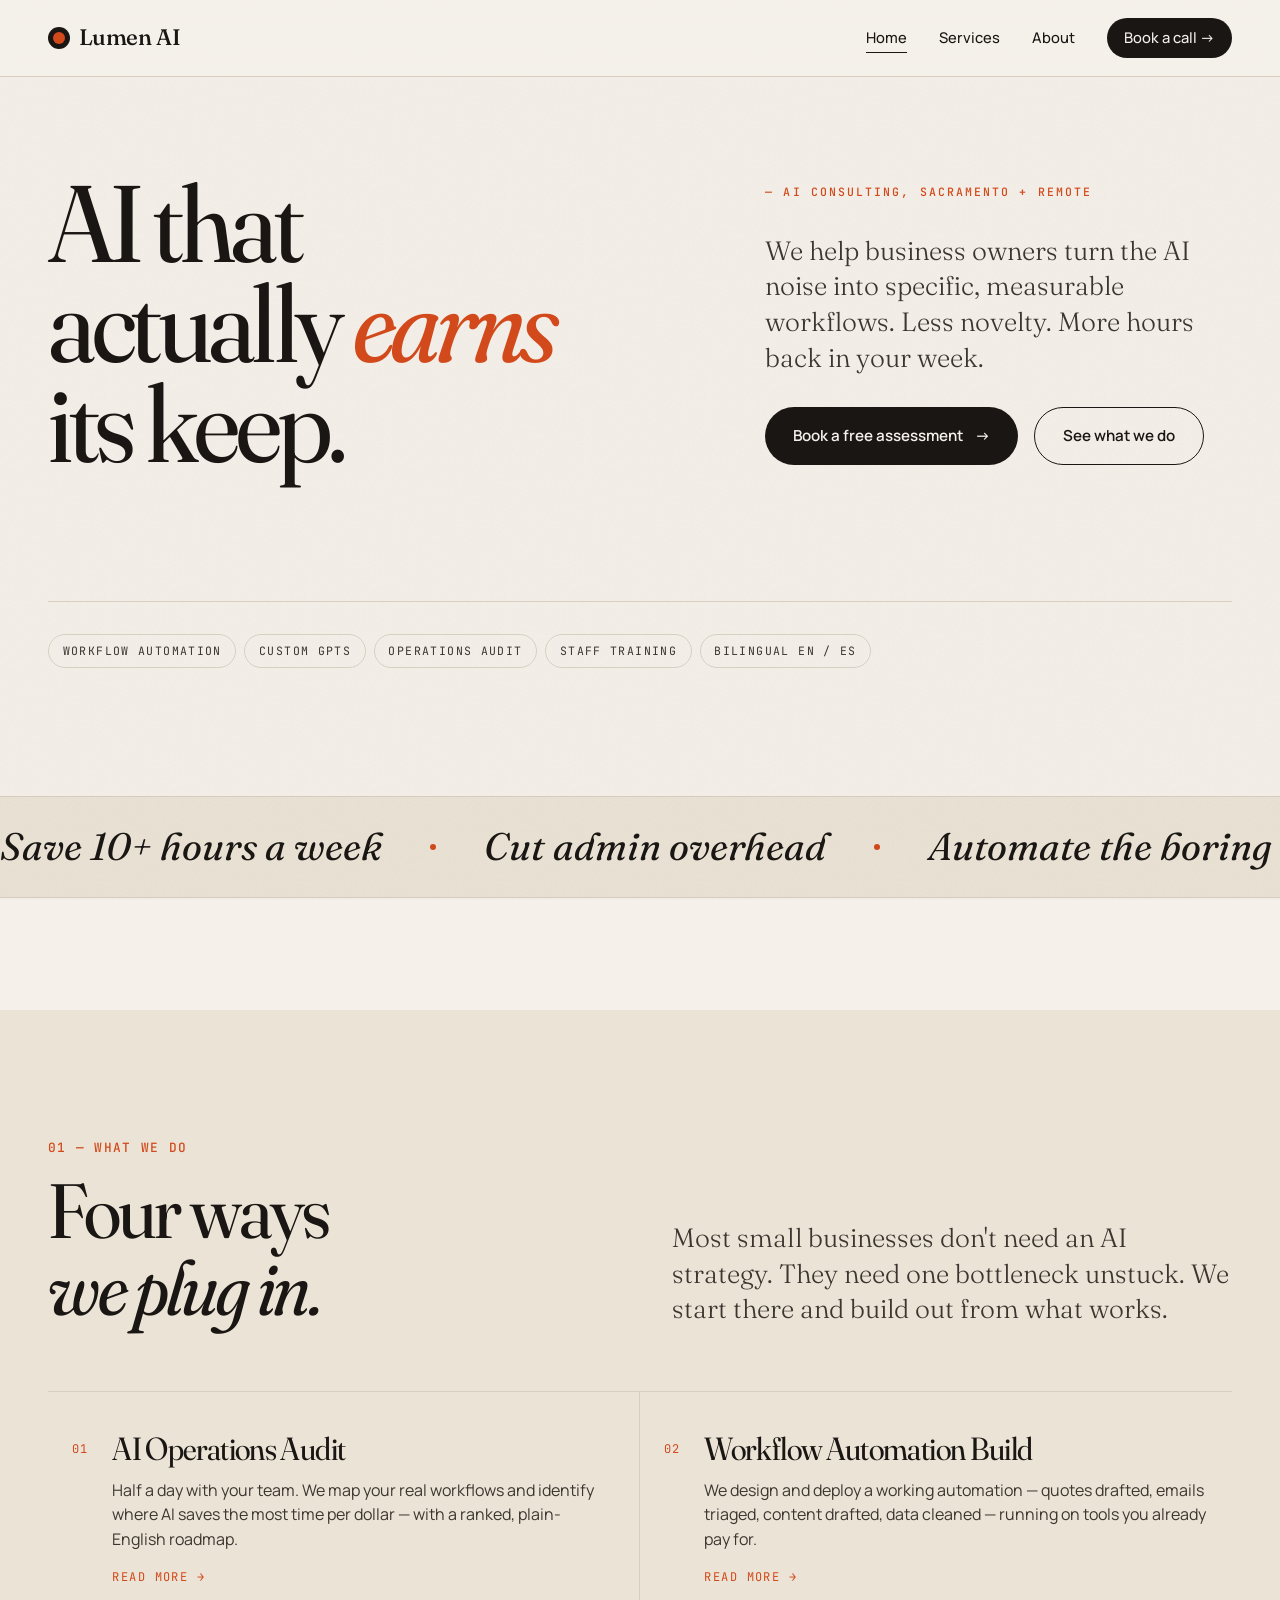
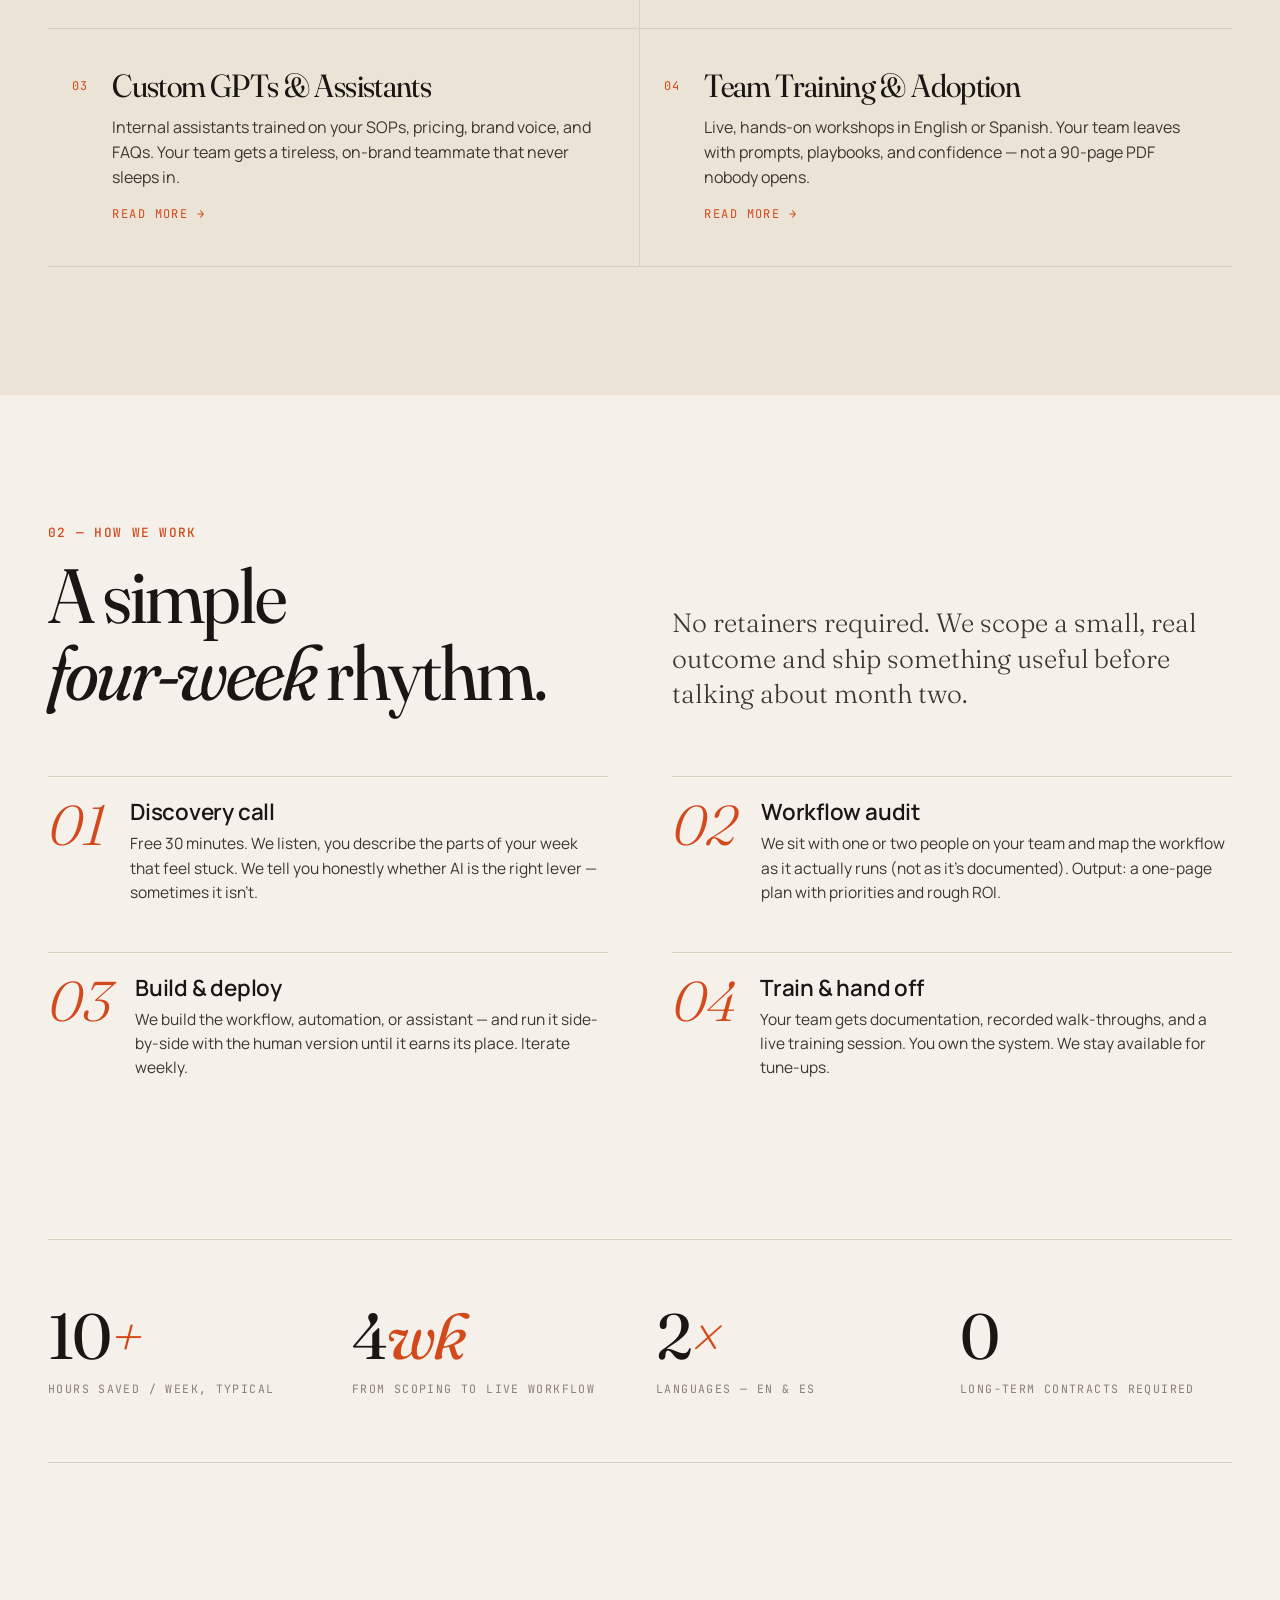
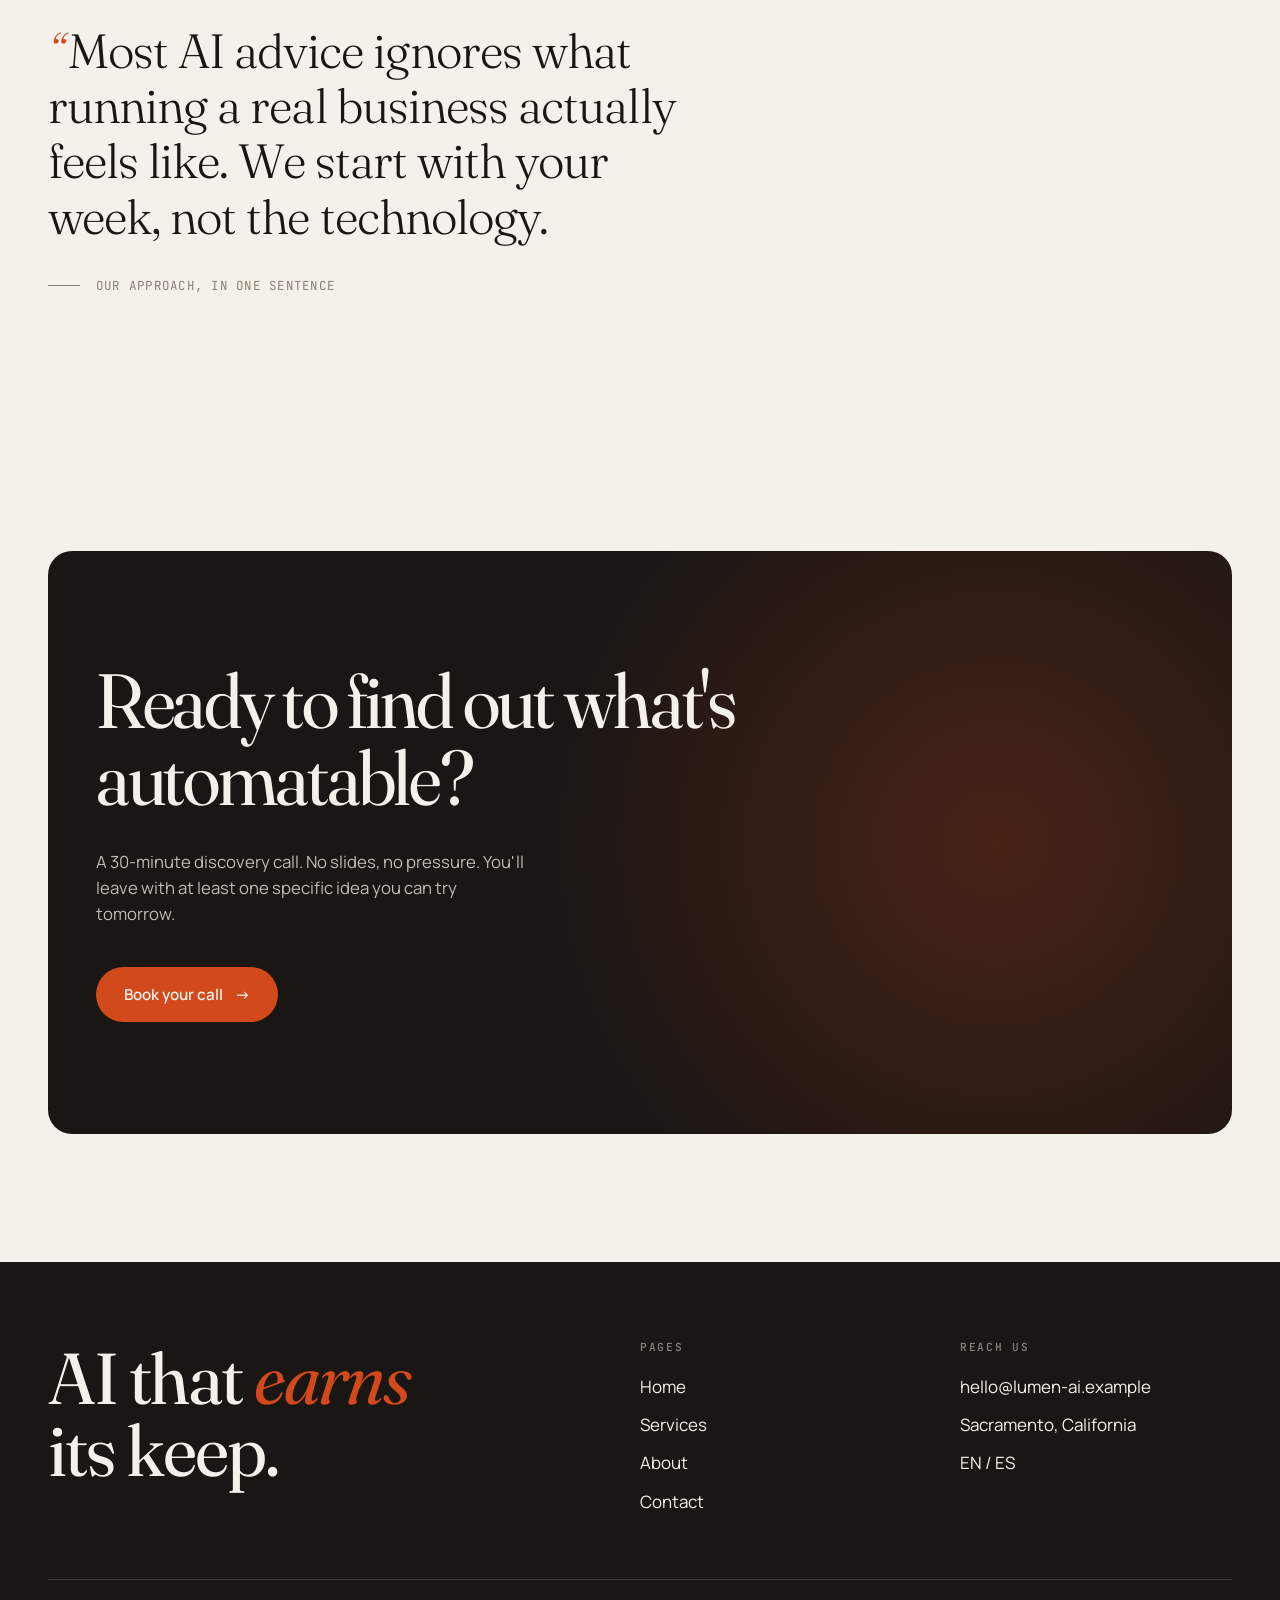
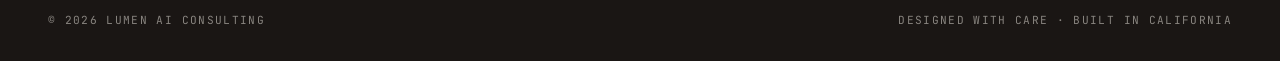
<file: content/ai-consulting/index.html>
<!DOCTYPE html>
<html lang="en">
<head>
  <meta charset="UTF-8" />
  <meta name="viewport" content="width=device-width, initial-scale=1.0" />
  <title>Lumen AI — AI consulting for real businesses</title>
  <meta name="description" content="We help business owners design and deploy AI workflows that save hours, cut costs, and unlock growth — without the hype." />
  <link rel="preconnect" href="https://fonts.googleapis.com" />
  <link rel="preconnect" href="https://fonts.gstatic.com" crossorigin />
  <link href="https://fonts.googleapis.com/css2?family=Fraunces:ital,opsz,wght,SOFT@0,9..144,300..600,30..100;1,9..144,300..600,30..100&family=Manrope:wght@300..700&family=JetBrains+Mono:wght@400;500&display=swap" rel="stylesheet" />
  <link rel="stylesheet" href="styles.css" />
</head>
<body>

  <!-- ====== NAV ====== -->
  <header class="nav">
    <div class="wrap nav-inner">
      <a href="index.html" class="brand"><span class="mark"></span>Lumen AI</a>
      <button class="nav-toggle" aria-label="Toggle menu" aria-expanded="false">☰</button>
      <nav class="nav-links">
        <a href="index.html">Home</a>
        <a href="services.html">Services</a>
        <a href="about.html">About</a>
        <a href="contact.html" class="cta-mini">Book a call →</a>
      </nav>
    </div>
  </header>

  <!-- ====== HERO ====== -->
  <section class="hero">
    <div class="wrap">
      <div class="hero-grid">
        <h1 class="hero-headline reveal">
          AI that<br />
          actually <span class="accent">earns</span><br />
          its keep.
        </h1>
        <div class="hero-meta reveal">
          <span class="eyebrow">— AI consulting, Sacramento + remote</span>
          <p class="lede">We help business owners turn the AI noise into specific, measurable workflows. Less novelty. More hours back in your week.</p>
          <div style="display:flex; gap:1rem; flex-wrap:wrap;">
            <a href="contact.html" class="btn btn-primary">Book a free assessment <span class="arrow">→</span></a>
            <a href="services.html" class="btn btn-ghost">See what we do</a>
          </div>
        </div>
      </div>

      <div class="hero-tags reveal">
        <span class="tag">Workflow automation</span>
        <span class="tag">Custom GPTs</span>
        <span class="tag">Operations audit</span>
        <span class="tag">Staff training</span>
        <span class="tag">Bilingual EN / ES</span>
      </div>
    </div>

    <div class="marquee" aria-hidden="true">
      <div class="marquee-track">
        <span>Save 10+ hours a week<span class="dot"></span></span>
        <span>Cut admin overhead<span class="dot"></span></span>
        <span>Automate the boring<span class="dot"></span></span>
        <span>Sharper customer service<span class="dot"></span></span>
        <span>Faster proposals<span class="dot"></span></span>
        <span>Better marketing<span class="dot"></span></span>
        <span>Save 10+ hours a week<span class="dot"></span></span>
        <span>Cut admin overhead<span class="dot"></span></span>
        <span>Automate the boring<span class="dot"></span></span>
        <span>Sharper customer service<span class="dot"></span></span>
        <span>Faster proposals<span class="dot"></span></span>
        <span>Better marketing<span class="dot"></span></span>
      </div>
    </div>
  </section>

  <!-- ====== SERVICES PREVIEW ====== -->
  <section class="services">
    <div class="wrap">
      <div class="section-head">
        <div class="reveal">
          <span class="eyebrow section-num">01 — What we do</span>
          <h2 class="display-l">Four ways<br /><em class="italic">we plug in.</em></h2>
        </div>
        <p class="lede reveal">Most small businesses don't need an AI strategy. They need one bottleneck unstuck. We start there and build out from what works.</p>
      </div>

      <div class="svc-grid">
        <div class="svc-card reveal">
          <span class="svc-num">01</span>
          <div>
            <h3>AI Operations Audit</h3>
            <p>Half a day with your team. We map your real workflows and identify where AI saves the most time per dollar — with a ranked, plain-English roadmap.</p>
            <a href="services.html#audit" class="more">Read more →</a>
          </div>
        </div>

        <div class="svc-card reveal">
          <span class="svc-num">02</span>
          <div>
            <h3>Workflow Automation Build</h3>
            <p>We design and deploy a working automation — quotes drafted, emails triaged, content drafted, data cleaned — running on tools you already pay for.</p>
            <a href="services.html#automation" class="more">Read more →</a>
          </div>
        </div>

        <div class="svc-card reveal">
          <span class="svc-num">03</span>
          <div>
            <h3>Custom GPTs &amp; Assistants</h3>
            <p>Internal assistants trained on your SOPs, pricing, brand voice, and FAQs. Your team gets a tireless, on-brand teammate that never sleeps in.</p>
            <a href="services.html#assistants" class="more">Read more →</a>
          </div>
        </div>

        <div class="svc-card reveal">
          <span class="svc-num">04</span>
          <div>
            <h3>Team Training &amp; Adoption</h3>
            <p>Live, hands-on workshops in English or Spanish. Your team leaves with prompts, playbooks, and confidence — not a 90-page PDF nobody opens.</p>
            <a href="services.html#training" class="more">Read more →</a>
          </div>
        </div>
      </div>
    </div>
  </section>

  <!-- ====== PROCESS ====== -->
  <section>
    <div class="wrap">
      <div class="section-head">
        <div class="reveal">
          <span class="eyebrow section-num">02 — How we work</span>
          <h2 class="display-l">A simple<br /><em class="italic">four-week</em> rhythm.</h2>
        </div>
        <p class="lede reveal">No retainers required. We scope a small, real outcome and ship something useful before talking about month two.</p>
      </div>

      <div class="process-grid">
        <div class="step reveal">
          <div>
            <h3>Discovery call</h3>
            <p>Free 30 minutes. We listen, you describe the parts of your week that feel stuck. We tell you honestly whether AI is the right lever — sometimes it isn't.</p>
          </div>
        </div>
        <div class="step reveal">
          <div>
            <h3>Workflow audit</h3>
            <p>We sit with one or two people on your team and map the workflow as it actually runs (not as it's documented). Output: a one-page plan with priorities and rough ROI.</p>
          </div>
        </div>
        <div class="step reveal">
          <div>
            <h3>Build &amp; deploy</h3>
            <p>We build the workflow, automation, or assistant — and run it side-by-side with the human version until it earns its place. Iterate weekly.</p>
          </div>
        </div>
        <div class="step reveal">
          <div>
            <h3>Train &amp; hand off</h3>
            <p>Your team gets documentation, recorded walk-throughs, and a live training session. You own the system. We stay available for tune-ups.</p>
          </div>
        </div>
      </div>
    </div>
  </section>

  <!-- ====== STATS ====== -->
  <section style="padding-block: 2rem;">
    <div class="wrap">
      <div class="stats">
        <div class="stat reveal">
          <div class="num">10<span class="accent">+</span></div>
          <div class="label">Hours saved / week, typical</div>
        </div>
        <div class="stat reveal">
          <div class="num">4<span class="accent">wk</span></div>
          <div class="label">From scoping to live workflow</div>
        </div>
        <div class="stat reveal">
          <div class="num">2<span class="accent">×</span></div>
          <div class="label">Languages — EN &amp; ES</div>
        </div>
        <div class="stat reveal">
          <div class="num">0</div>
          <div class="label">Long-term contracts required</div>
        </div>
      </div>
    </div>
  </section>

  <!-- ====== QUOTE ====== -->
  <section class="quote">
    <div class="wrap">
      <blockquote class="reveal">
        <span class="open">“</span>Most AI advice ignores what running a real business actually feels like. We start with your week, not the technology.
      </blockquote>
      <div class="attribution reveal">Our approach, in one sentence</div>
    </div>
  </section>

  <!-- ====== CTA ====== -->
  <section style="padding-block: 0;">
    <div class="wrap">
      <div class="cta-block reveal">
        <h2 class="display-l">Ready to find out what's automatable?</h2>
        <p style="max-width: 44ch; margin-bottom: 2.5rem; color: rgba(245, 241, 234, 0.75); font-size: 1.05rem;">
          A 30-minute discovery call. No slides, no pressure. You'll leave with at least one specific idea you can try tomorrow.
        </p>
        <a href="contact.html" class="btn btn-primary">Book your call <span class="arrow">→</span></a>
      </div>
    </div>
  </section>

  <!-- ====== FOOTER ====== -->
  <footer>
    <div class="wrap">
      <div class="footer-top">
        <div class="footer-mark">
          AI that <span class="accent">earns</span><br />its keep.
        </div>
        <div class="footer-col">
          <h4>Pages</h4>
          <ul>
            <li><a href="index.html">Home</a></li>
            <li><a href="services.html">Services</a></li>
            <li><a href="about.html">About</a></li>
            <li><a href="contact.html">Contact</a></li>
          </ul>
        </div>
        <div class="footer-col">
          <h4>Reach us</h4>
          <ul>
            <li><a href="mailto:hello@lumen-ai.example">hello@lumen-ai.example</a></li>
            <li>Sacramento, California</li>
            <li>EN / ES</li>
          </ul>
        </div>
      </div>
      <div class="footer-bot">
        <span>© 2026 Lumen AI Consulting</span>
        <span>Designed with care · Built in California</span>
      </div>
    </div>
  </footer>

  <script src="script.js"></script>
</body>
</html>
</file>
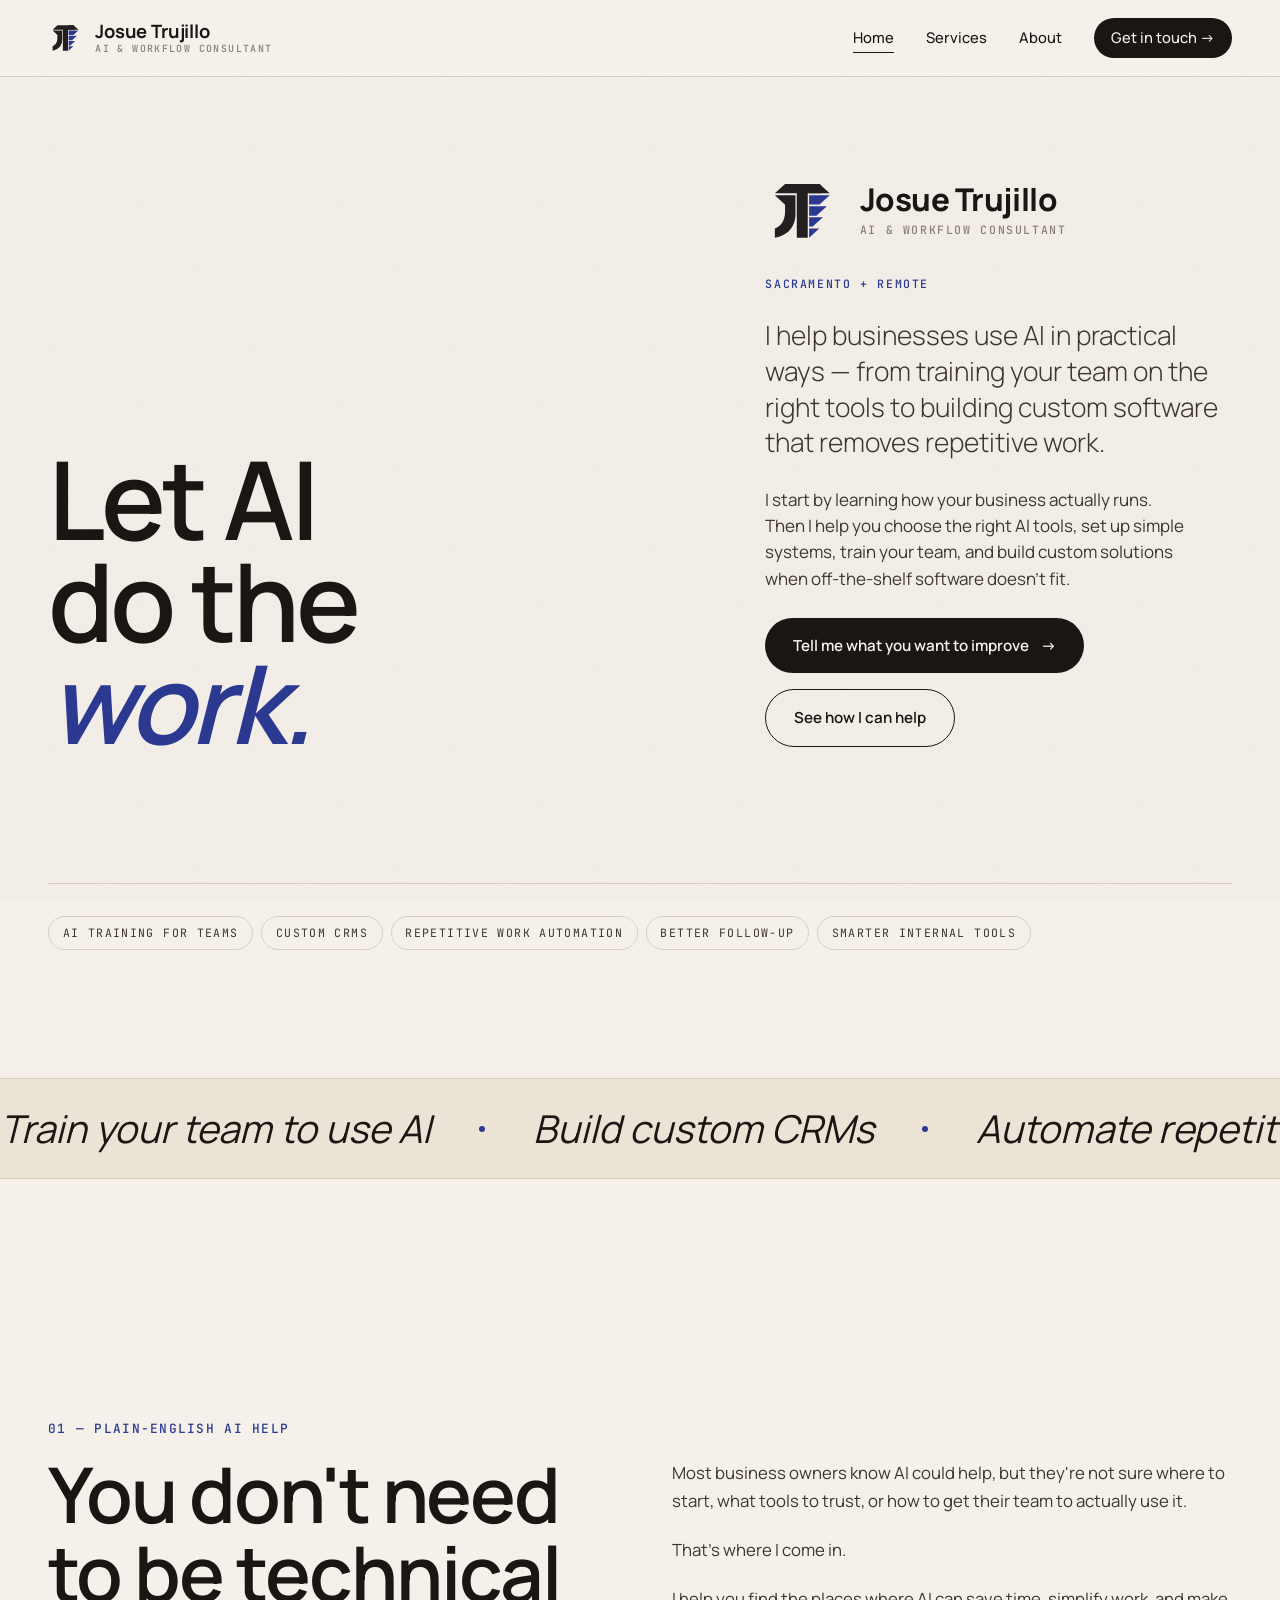
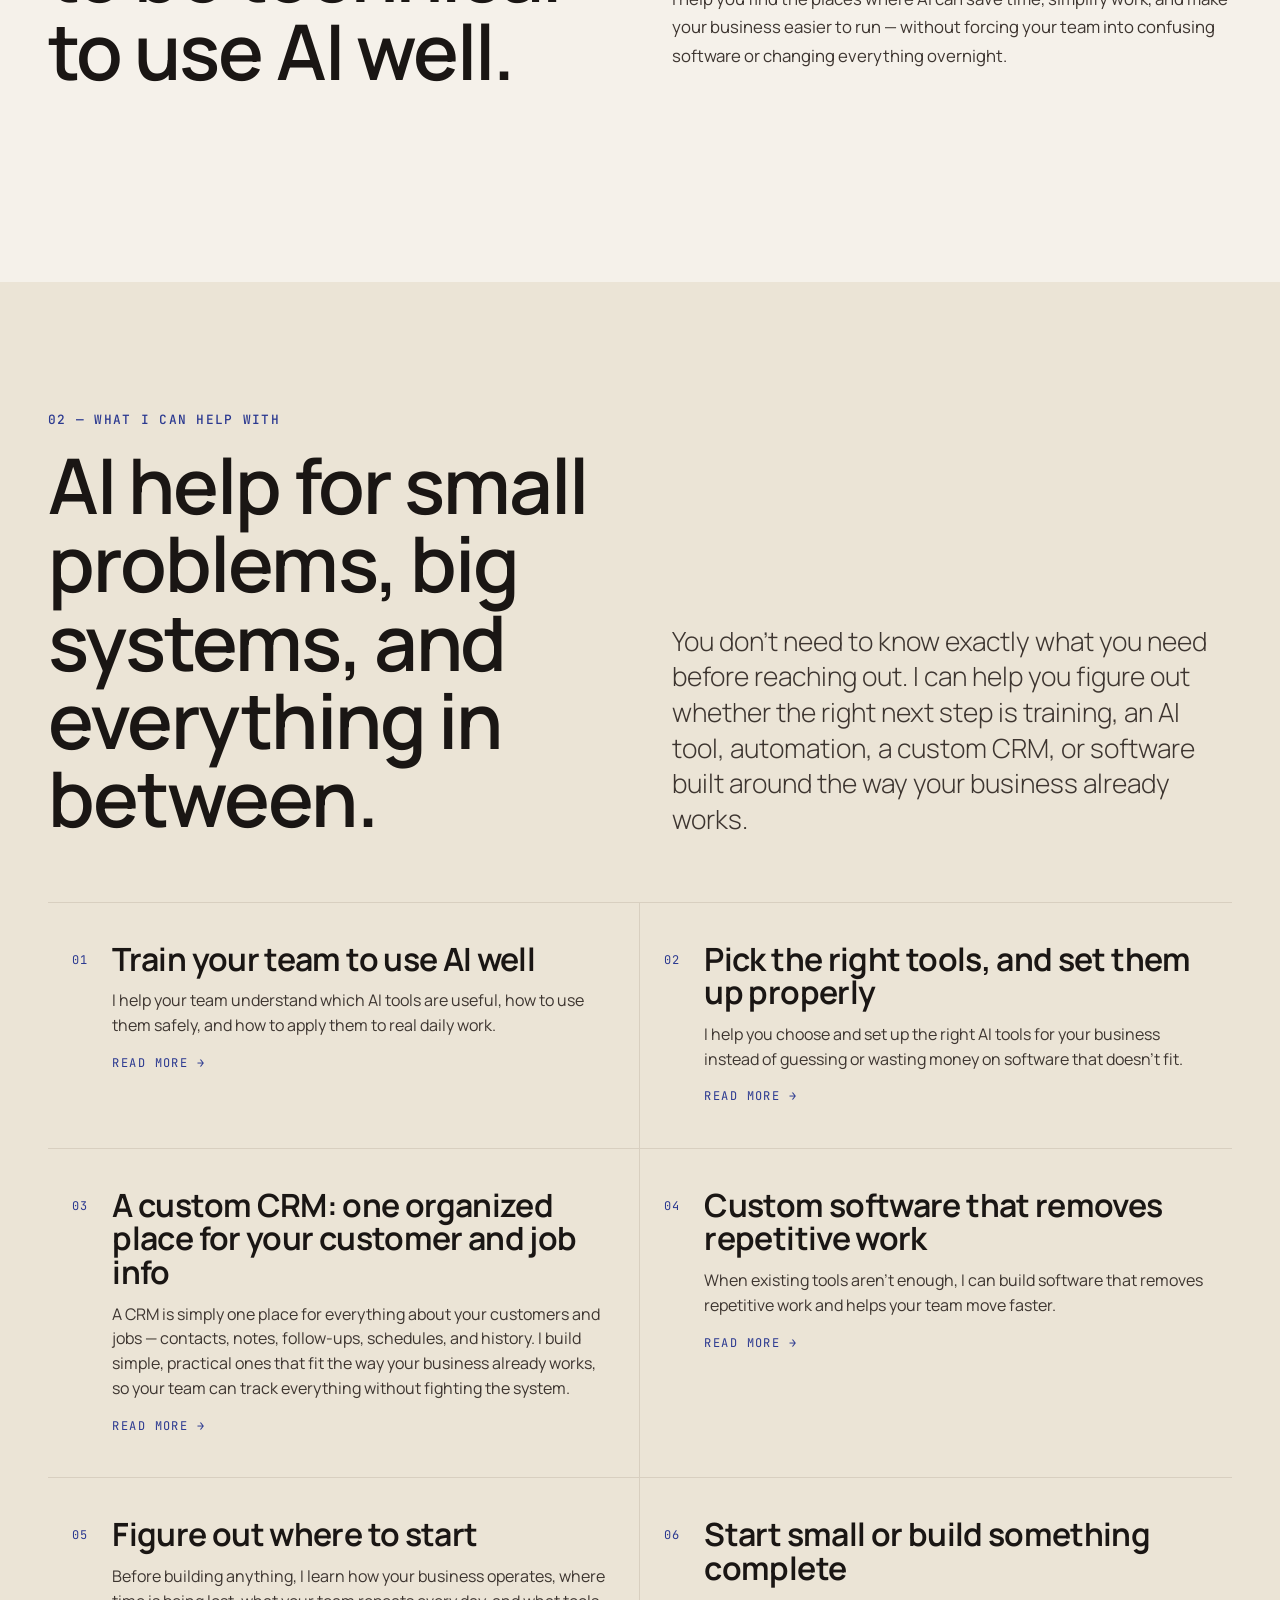
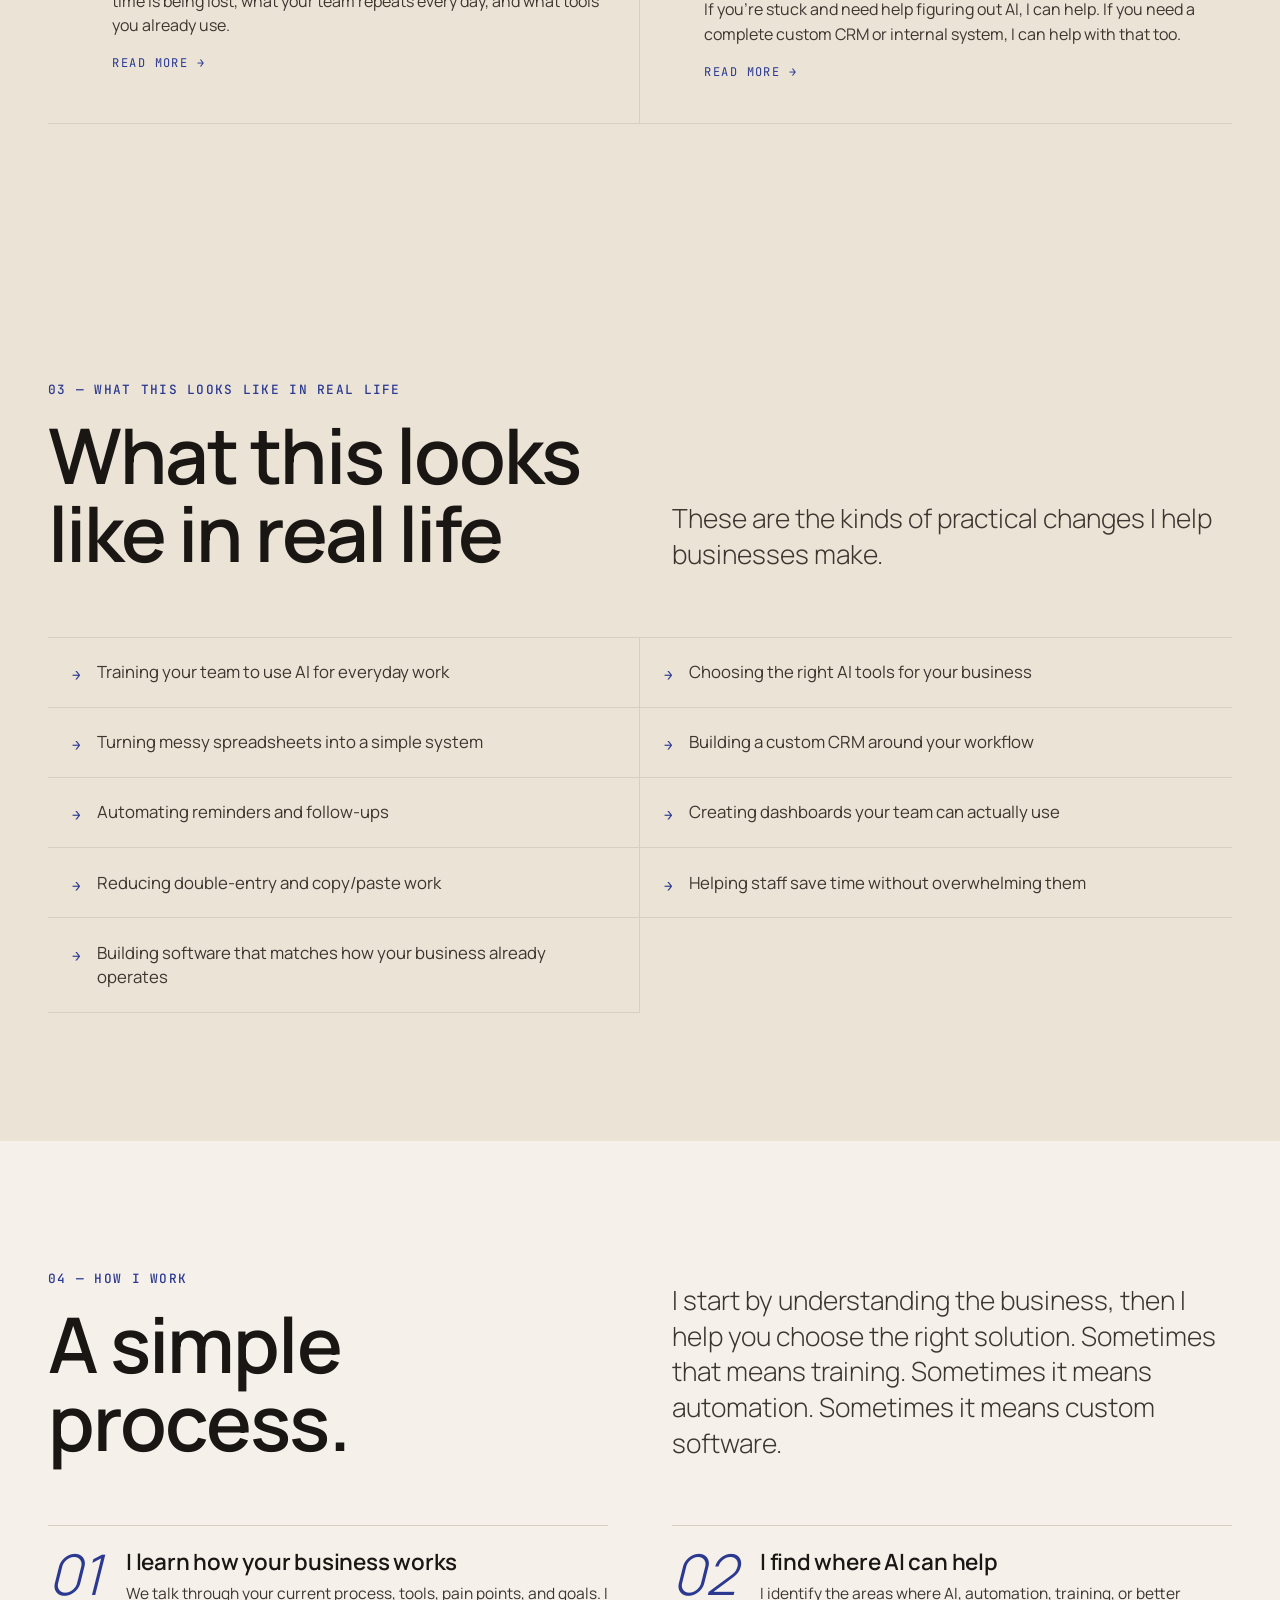
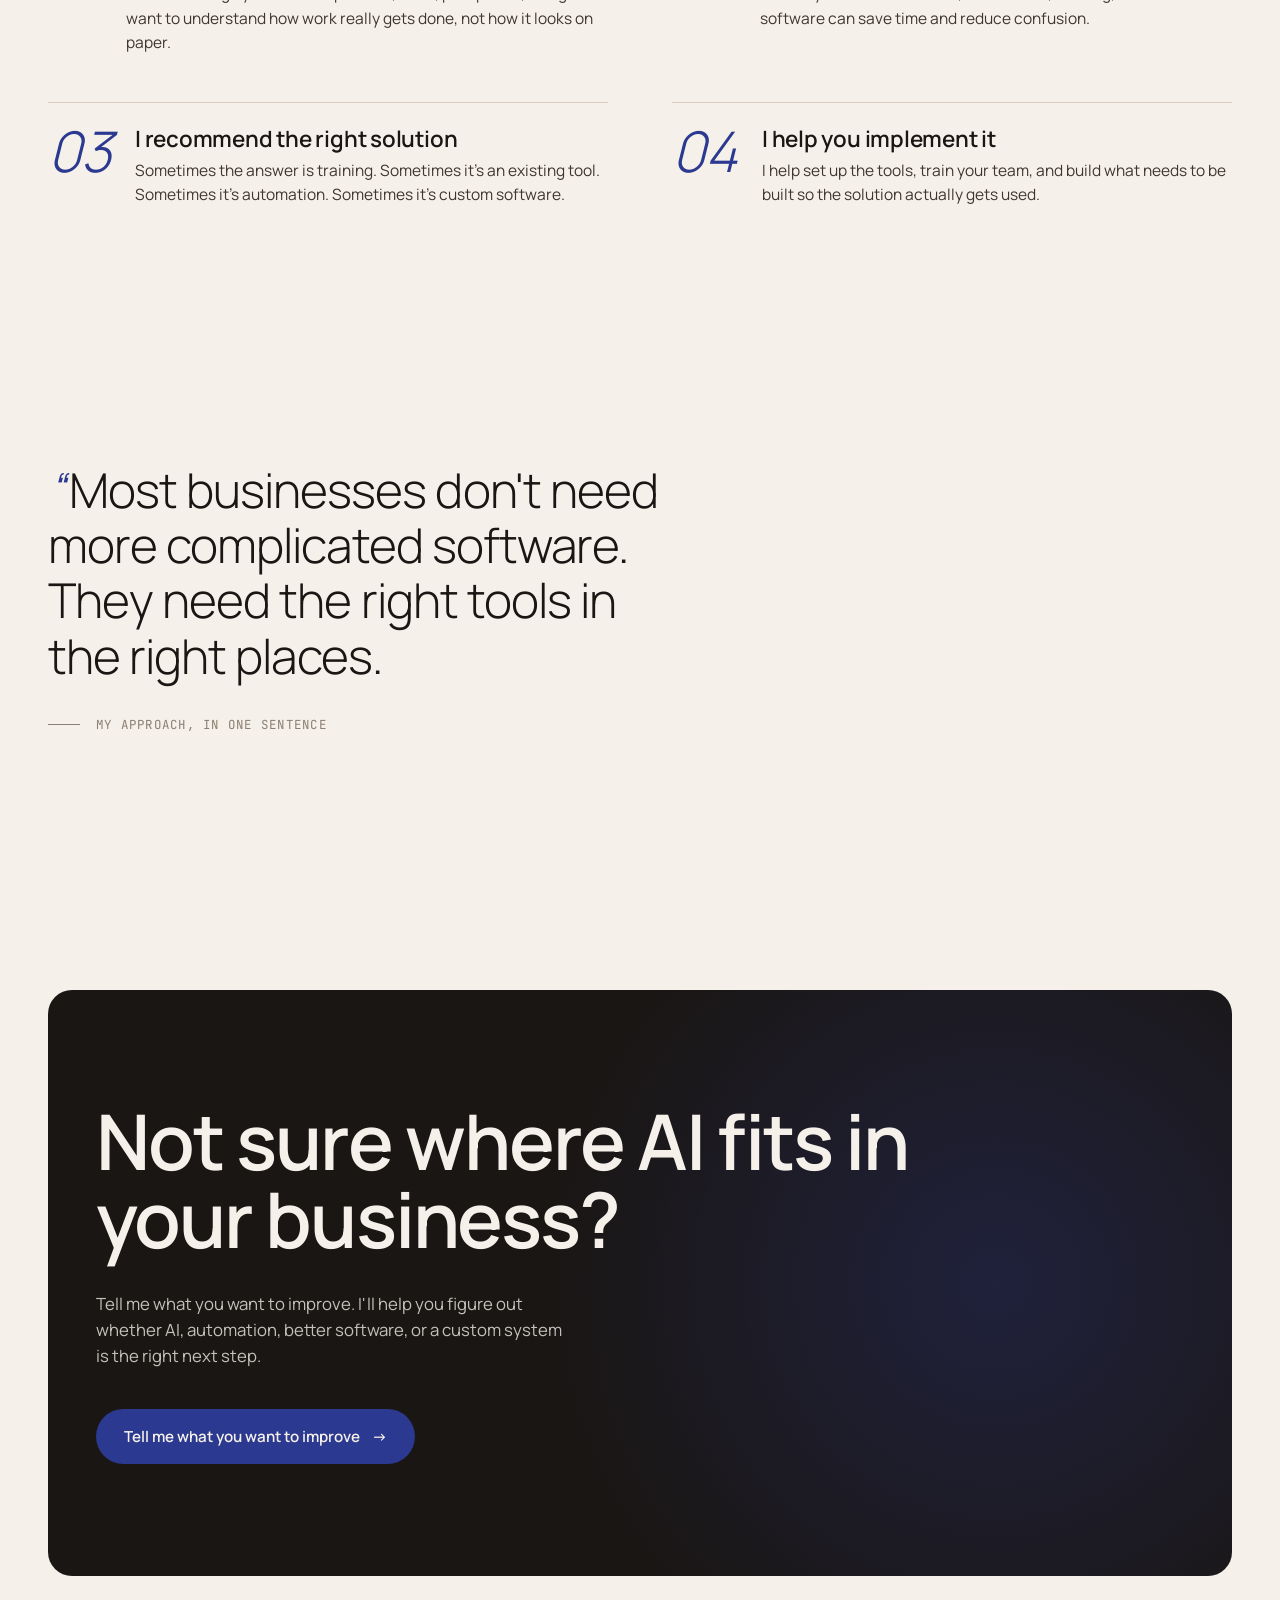
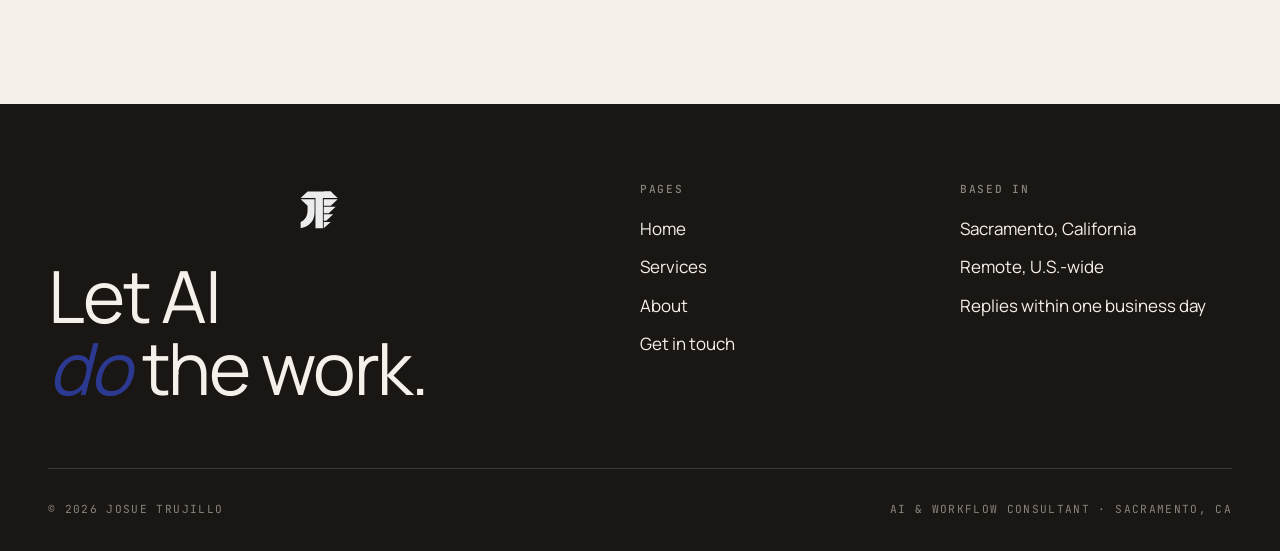
<file: standalone-sites/ai-consulting/index.html>
<!DOCTYPE html>
<html lang="en">
<head>
  <meta charset="UTF-8" />
  <meta name="viewport" content="width=device-width, initial-scale=1.0" />
  <title>Josue Trujillo — AI Consultant for Business Automation, Training &amp; Custom CRMs</title>
  <meta name="description" content="I help businesses use AI, automation, training, and custom software to save time, reduce repetitive work, and build systems that fit the way they already operate. Sacramento + remote." />
  <link rel="icon" type="image/svg+xml" href="jt-logo.svg" />
  <link rel="preconnect" href="https://fonts.googleapis.com" />
  <link rel="preconnect" href="https://fonts.gstatic.com" crossorigin />
  <link href="https://fonts.googleapis.com/css2?family=Manrope:wght@300..800&family=JetBrains+Mono:wght@400;500&display=swap" rel="stylesheet" />
  <link rel="stylesheet" href="styles.css" />
</head>
<body>

  <!-- ====== NAV ====== -->
  <header class="nav">
    <div class="wrap nav-inner">
      <a href="index.html" class="brand" aria-label="Josue Trujillo — AI & Workflow Consultant, home">
        <img src="jt-logo.svg" alt="" class="brand-logo" />
        <span class="brand-text">
          <span class="brand-name">Josue Trujillo</span>
          <span class="brand-tag">AI &amp; Workflow Consultant</span>
        </span>
      </a>
      <button class="nav-toggle" aria-label="Toggle menu" aria-expanded="false">☰</button>
      <nav class="nav-links">
        <a href="index.html">Home</a>
        <a href="services.html">Services</a>
        <a href="about.html">About</a>
        <a href="contact.html" class="cta-mini">Get in touch →</a>
      </nav>
    </div>
  </header>

  <!-- ====== HERO ====== -->
  <section class="hero">
    <div class="wrap">
      <div class="hero-grid">
        <h1 class="hero-headline reveal">
          Let AI<br />
          do the<br />
          <span class="accent">work.</span>
        </h1>
        <div class="hero-meta reveal">
          <div class="hero-brand-lockup">
            <img src="jt-logo.svg" alt="Josue Trujillo logo" class="hero-brand-logo" />
            <div>
              <div class="hero-brand-name">Josue Trujillo</div>
              <div class="hero-brand-tagline">AI &amp; Workflow Consultant</div>
            </div>
          </div>
          <div class="hero-location">Sacramento + Remote</div>
          <p class="lede">I help businesses use AI in practical ways — from training your team on the right tools to building custom software that removes repetitive work.</p>
          <p style="color: var(--ink-soft); max-width: 42ch;">I start by learning how your business actually runs. Then I help you choose the right AI tools, set up simple systems, train your team, and build custom solutions when off-the-shelf software doesn't fit.</p>
          <div style="display:flex; gap:1rem; flex-wrap:wrap;">
            <a href="contact.html" class="btn btn-primary">Tell me what you want to improve <span class="arrow">→</span></a>
            <a href="services.html" class="btn btn-ghost">See how I can help</a>
          </div>
        </div>
      </div>

      <div class="hero-tags reveal">
        <span class="tag">AI training for teams</span>
        <span class="tag">Custom CRMs</span>
        <span class="tag">Repetitive work automation</span>
        <span class="tag">Better follow-up</span>
        <span class="tag">Smarter internal tools</span>
      </div>
    </div>

    <div class="marquee" aria-hidden="true">
      <div class="marquee-track">
        <span>Train your team to use AI<span class="dot"></span></span>
        <span>Build custom CRMs<span class="dot"></span></span>
        <span>Automate repetitive work<span class="dot"></span></span>
        <span>Choose the right AI tools<span class="dot"></span></span>
        <span>Make work easier<span class="dot"></span></span>
        <span>Save time every week<span class="dot"></span></span>
        <span>Train your team to use AI<span class="dot"></span></span>
        <span>Build custom CRMs<span class="dot"></span></span>
        <span>Automate repetitive work<span class="dot"></span></span>
        <span>Choose the right AI tools<span class="dot"></span></span>
        <span>Make work easier<span class="dot"></span></span>
        <span>Save time every week<span class="dot"></span></span>
      </div>
    </div>
  </section>

  <!-- ====== AI INTRO ====== -->
  <section>
    <div class="wrap">
      <div class="section-head">
        <div class="reveal">
          <span class="eyebrow section-num">01 — Plain-English AI help</span>
          <h2 class="display-l">You don't need to be technical to use AI well.</h2>
        </div>
        <div class="prose reveal">
          <p>Most business owners know AI could help, but they're not sure where to start, what tools to trust, or how to get their team to actually use it.</p>
          <p>That's where I come in.</p>
          <p>I help you find the places where AI can save time, simplify work, and make your business easier to run — without forcing your team into confusing software or changing everything overnight.</p>
        </div>
      </div>
    </div>
  </section>

  <!-- ====== SERVICES PREVIEW ====== -->
  <section class="services">
    <div class="wrap">
      <div class="section-head">
        <div class="reveal">
          <span class="eyebrow section-num">02 — What I can help with</span>
          <h2 class="display-l">AI help for small problems, big systems, and everything in between.</h2>
        </div>
        <p class="lede reveal">You don't need to know exactly what you need before reaching out. I can help you figure out whether the right next step is training, an AI tool, automation, a custom CRM, or software built around the way your business already works.</p>
      </div>

      <div class="svc-grid">
        <div class="svc-card reveal">
          <span class="svc-num">01</span>
          <div>
            <h3>Train your team to use AI well</h3>
            <p>I help your team understand which AI tools are useful, how to use them safely, and how to apply them to real daily work.</p>
            <a href="services.html#training" class="more">Read more →</a>
          </div>
        </div>

        <div class="svc-card reveal">
          <span class="svc-num">02</span>
          <div>
            <h3>Pick the right tools, and set them up properly</h3>
            <p>I help you choose and set up the right AI tools for your business instead of guessing or wasting money on software that doesn't fit.</p>
            <a href="services.html#tools" class="more">Read more →</a>
          </div>
        </div>

        <div class="svc-card reveal">
          <span class="svc-num">03</span>
          <div>
            <h3>A custom CRM: one organized place for your customer and job info</h3>
            <p>A CRM is simply one place for everything about your customers and jobs — contacts, notes, follow-ups, schedules, and history. I build simple, practical ones that fit the way your business already works, so your team can track everything without fighting the system.</p>
            <a href="services.html#crm" class="more">Read more →</a>
          </div>
        </div>

        <div class="svc-card reveal">
          <span class="svc-num">04</span>
          <div>
            <h3>Custom software that removes repetitive work</h3>
            <p>When existing tools aren't enough, I can build software that removes repetitive work and helps your team move faster.</p>
            <a href="services.html#software" class="more">Read more →</a>
          </div>
        </div>

        <div class="svc-card reveal">
          <span class="svc-num">05</span>
          <div>
            <h3>Figure out where to start</h3>
            <p>Before building anything, I learn how your business operates, where time is being lost, what your team repeats every day, and what tools you already use.</p>
            <a href="services.html#discovery" class="more">Read more →</a>
          </div>
        </div>

        <div class="svc-card reveal">
          <span class="svc-num">06</span>
          <div>
            <h3>Start small or build something complete</h3>
            <p>If you're stuck and need help figuring out AI, I can help. If you need a complete custom CRM or internal system, I can help with that too.</p>
            <a href="services.html#projects" class="more">Read more →</a>
          </div>
        </div>
      </div>
    </div>
  </section>

  <!-- ====== REAL-LIFE EXAMPLES ====== -->
  <section class="examples">
    <div class="wrap">
      <div class="section-head">
        <div class="reveal">
          <span class="eyebrow section-num">03 — What this looks like in real life</span>
          <h2 class="display-l">What this looks like in real life</h2>
        </div>
        <p class="lede reveal">These are the kinds of practical changes I help businesses make.</p>
      </div>

      <ul class="examples-list reveal">
        <li>Training your team to use AI for everyday work</li>
        <li>Choosing the right AI tools for your business</li>
        <li>Turning messy spreadsheets into a simple system</li>
        <li>Building a custom CRM around your workflow</li>
        <li>Automating reminders and follow-ups</li>
        <li>Creating dashboards your team can actually use</li>
        <li>Reducing double-entry and copy/paste work</li>
        <li>Helping staff save time without overwhelming them</li>
        <li>Building software that matches how your business already operates</li>
      </ul>
    </div>
  </section>

  <!-- ====== PROCESS ====== -->
  <section>
    <div class="wrap">
      <div class="section-head">
        <div class="reveal">
          <span class="eyebrow section-num">04 — How I work</span>
          <h2 class="display-l">A simple process.</h2>
        </div>
        <p class="lede reveal">I start by understanding the business, then I help you choose the right solution. Sometimes that means training. Sometimes it means automation. Sometimes it means custom software.</p>
      </div>

      <div class="process-grid">
        <div class="step reveal">
          <div>
            <h3>I learn how your business works</h3>
            <p>We talk through your current process, tools, pain points, and goals. I want to understand how work really gets done, not how it looks on paper.</p>
          </div>
        </div>
        <div class="step reveal">
          <div>
            <h3>I find where AI can help</h3>
            <p>I identify the areas where AI, automation, training, or better software can save time and reduce confusion.</p>
          </div>
        </div>
        <div class="step reveal">
          <div>
            <h3>I recommend the right solution</h3>
            <p>Sometimes the answer is training. Sometimes it's an existing tool. Sometimes it's automation. Sometimes it's custom software.</p>
          </div>
        </div>
        <div class="step reveal">
          <div>
            <h3>I help you implement it</h3>
            <p>I help set up the tools, train your team, and build what needs to be built so the solution actually gets used.</p>
          </div>
        </div>
      </div>
    </div>
  </section>

  <!-- ====== QUOTE ====== -->
  <section class="quote">
    <div class="wrap">
      <blockquote class="reveal">
        <span class="open">“</span>Most businesses don't need more complicated software. They need the right tools in the right places.
      </blockquote>
      <div class="attribution reveal">My approach, in one sentence</div>
    </div>
  </section>

  <!-- ====== CTA ====== -->
  <section style="padding-block: 0;">
    <div class="wrap">
      <div class="cta-block reveal">
        <h2 class="display-l">Not sure where AI fits in your business?</h2>
        <p style="max-width: 48ch; margin-bottom: 2.5rem; color: rgba(245, 241, 234, 0.78); font-size: 1.05rem; line-height: 1.55;">
          Tell me what you want to improve. I'll help you figure out whether AI, automation, better software, or a custom system is the right next step.
        </p>
        <a href="contact.html" class="btn btn-primary">Tell me what you want to improve <span class="arrow">→</span></a>
      </div>
    </div>
  </section>

  <!-- ====== FOOTER ====== -->
  <footer>
    <div class="wrap">
      <div class="footer-top">
        <div class="footer-brand">
          <img src="jt-logo.svg" alt="Josue Trujillo logo" class="footer-logo" />
          <div class="footer-mark">
            Let AI<br /><span class="accent">do</span> the work.
          </div>
        </div>
        <div class="footer-col">
          <h4>Pages</h4>
          <ul>
            <li><a href="index.html">Home</a></li>
            <li><a href="services.html">Services</a></li>
            <li><a href="about.html">About</a></li>
            <li><a href="contact.html">Get in touch</a></li>
          </ul>
        </div>
        <div class="footer-col">
          <h4>Based in</h4>
          <ul>
            <li>Sacramento, California</li>
            <li>Remote, U.S.-wide</li>
            <li>Replies within one business day</li>
          </ul>
        </div>
      </div>
      <div class="footer-bot">
        <span>© 2026 Josue Trujillo</span>
        <span>AI &amp; Workflow Consultant · Sacramento, CA</span>
      </div>
    </div>
  </footer>

  <script src="script.js"></script>
</body>
</html>
</file>
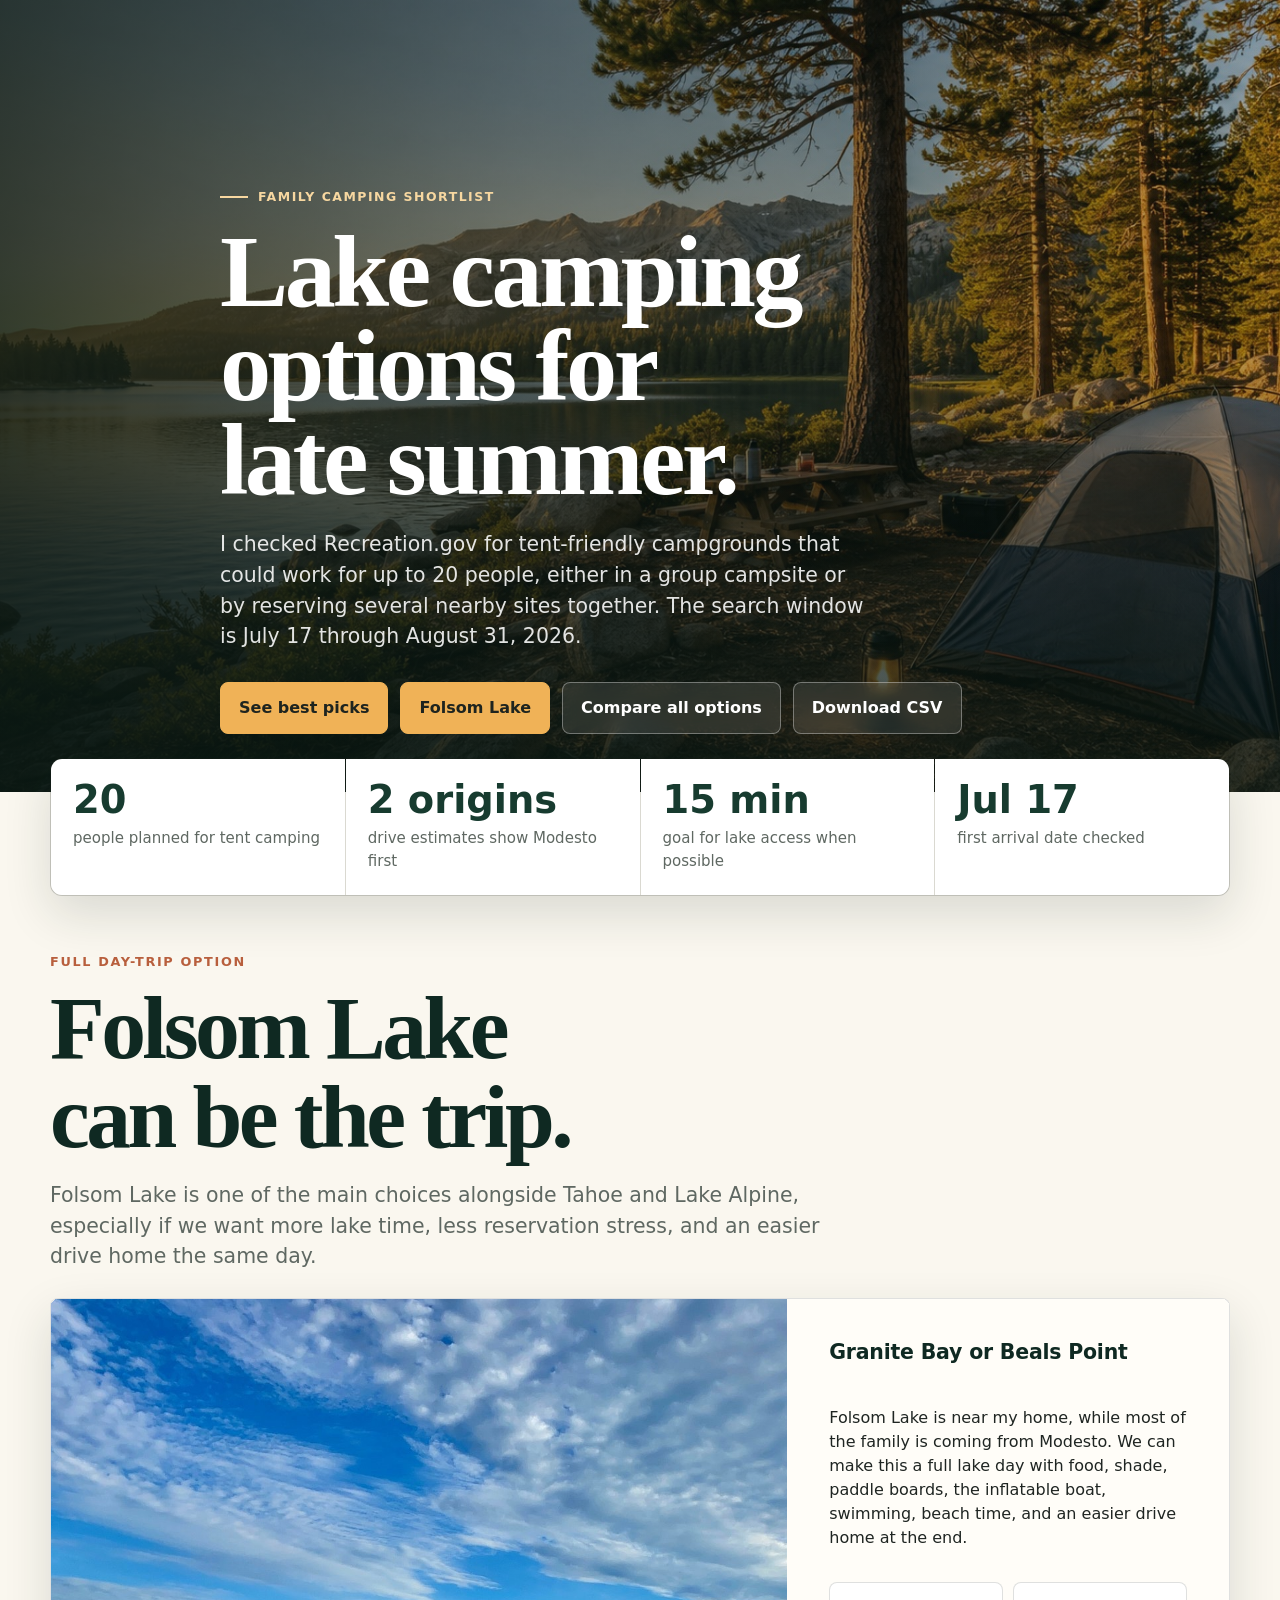
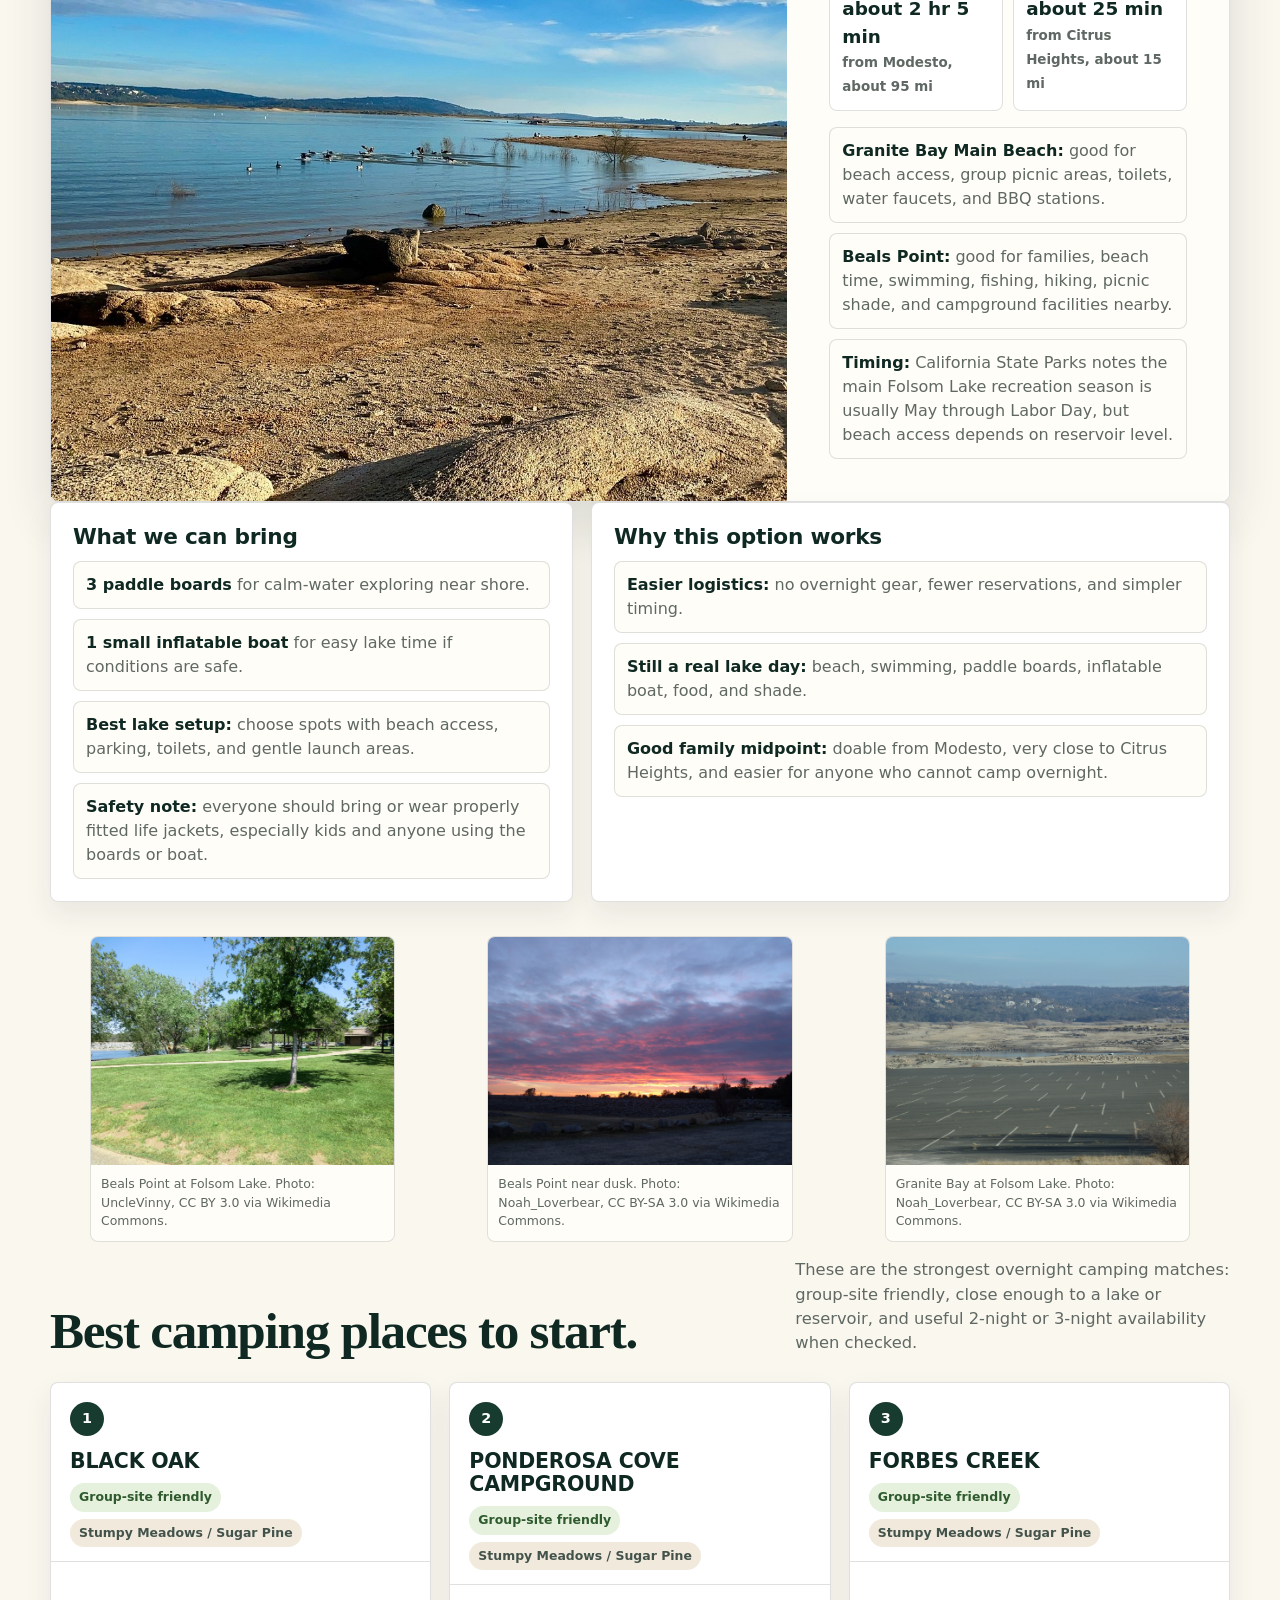
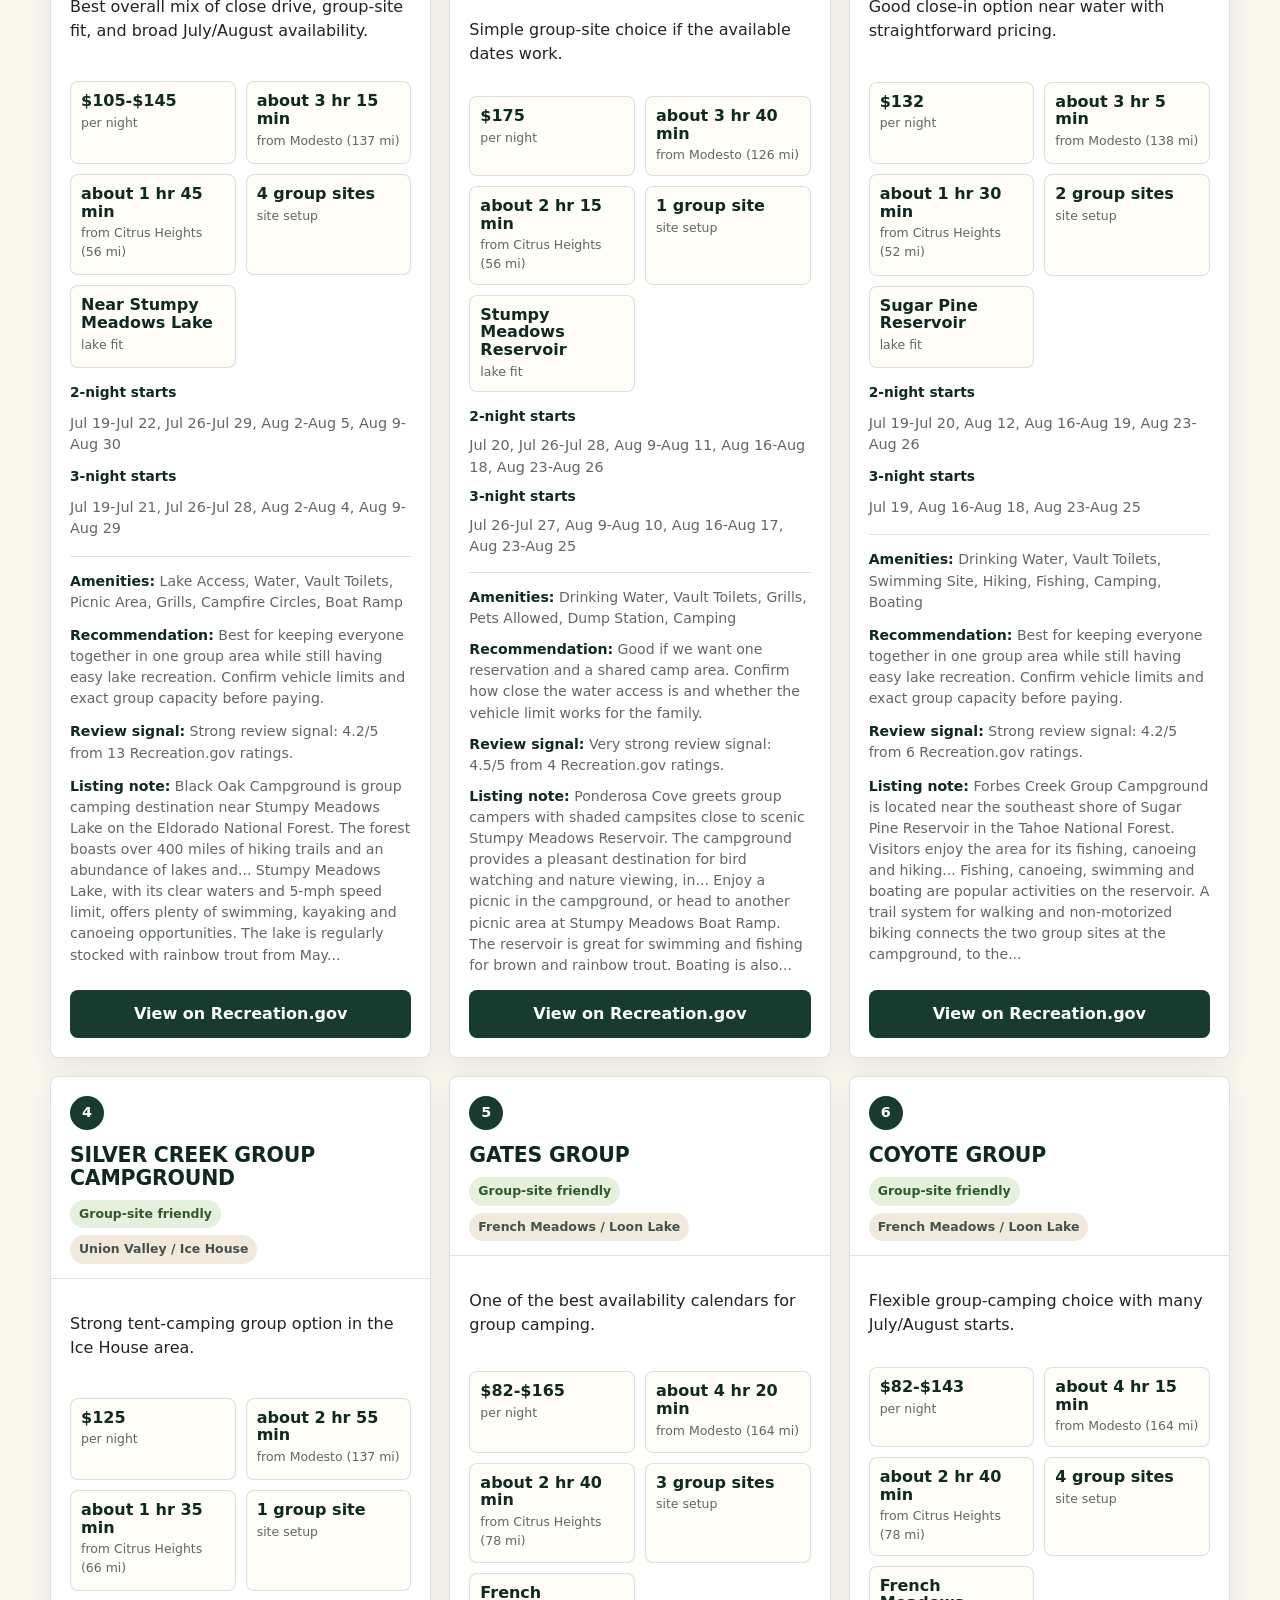
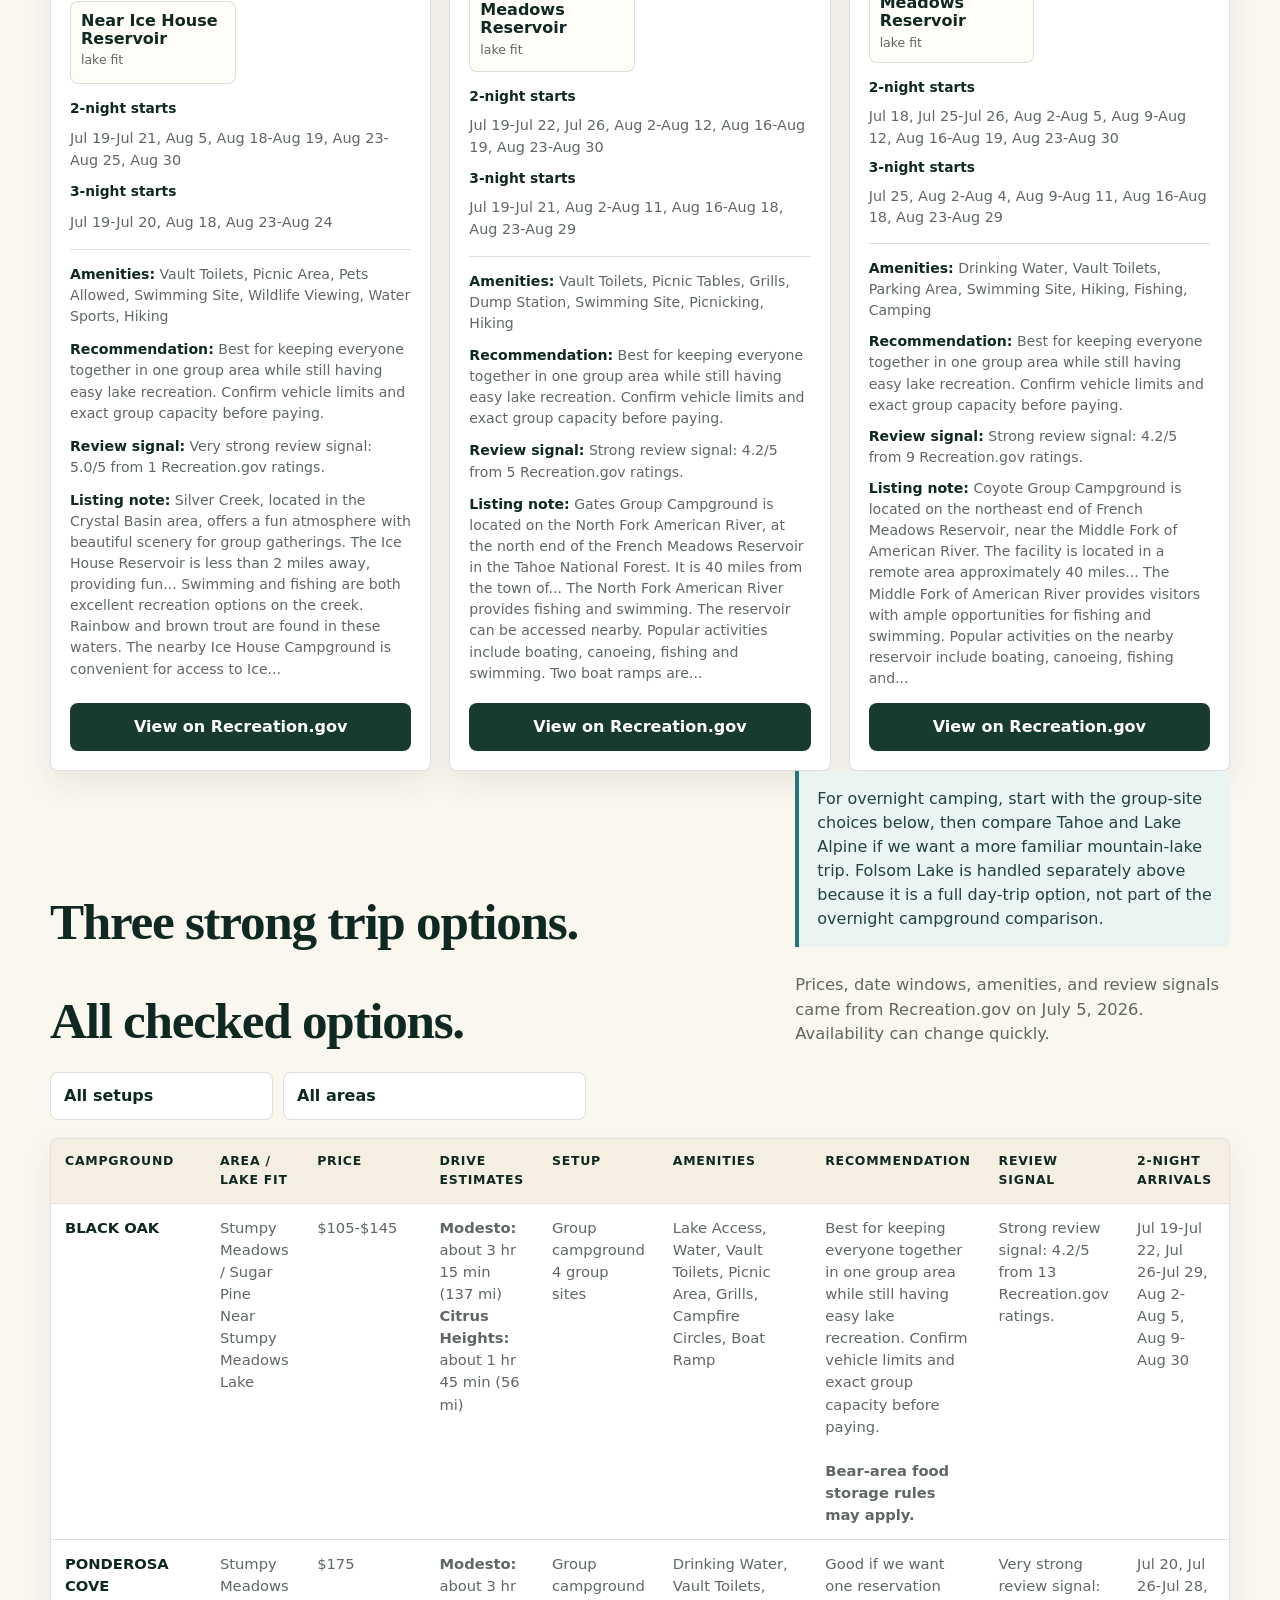
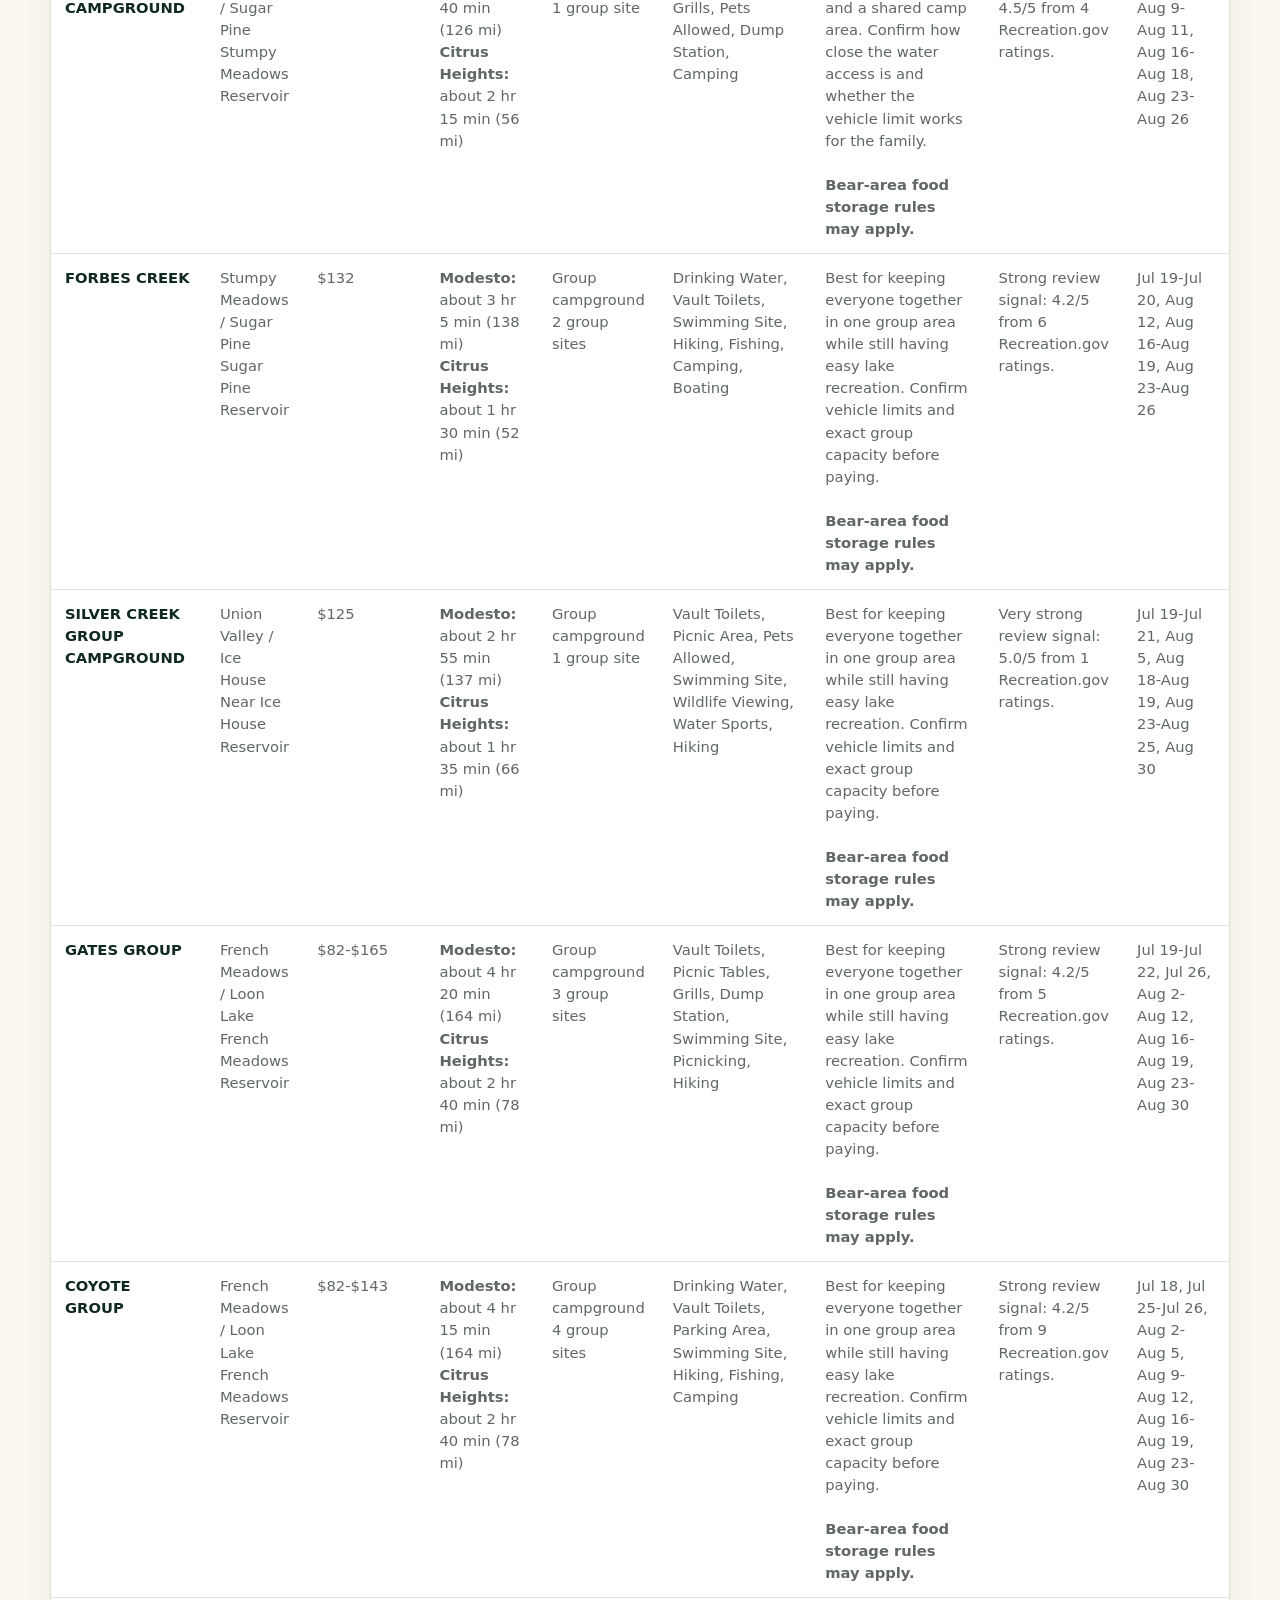
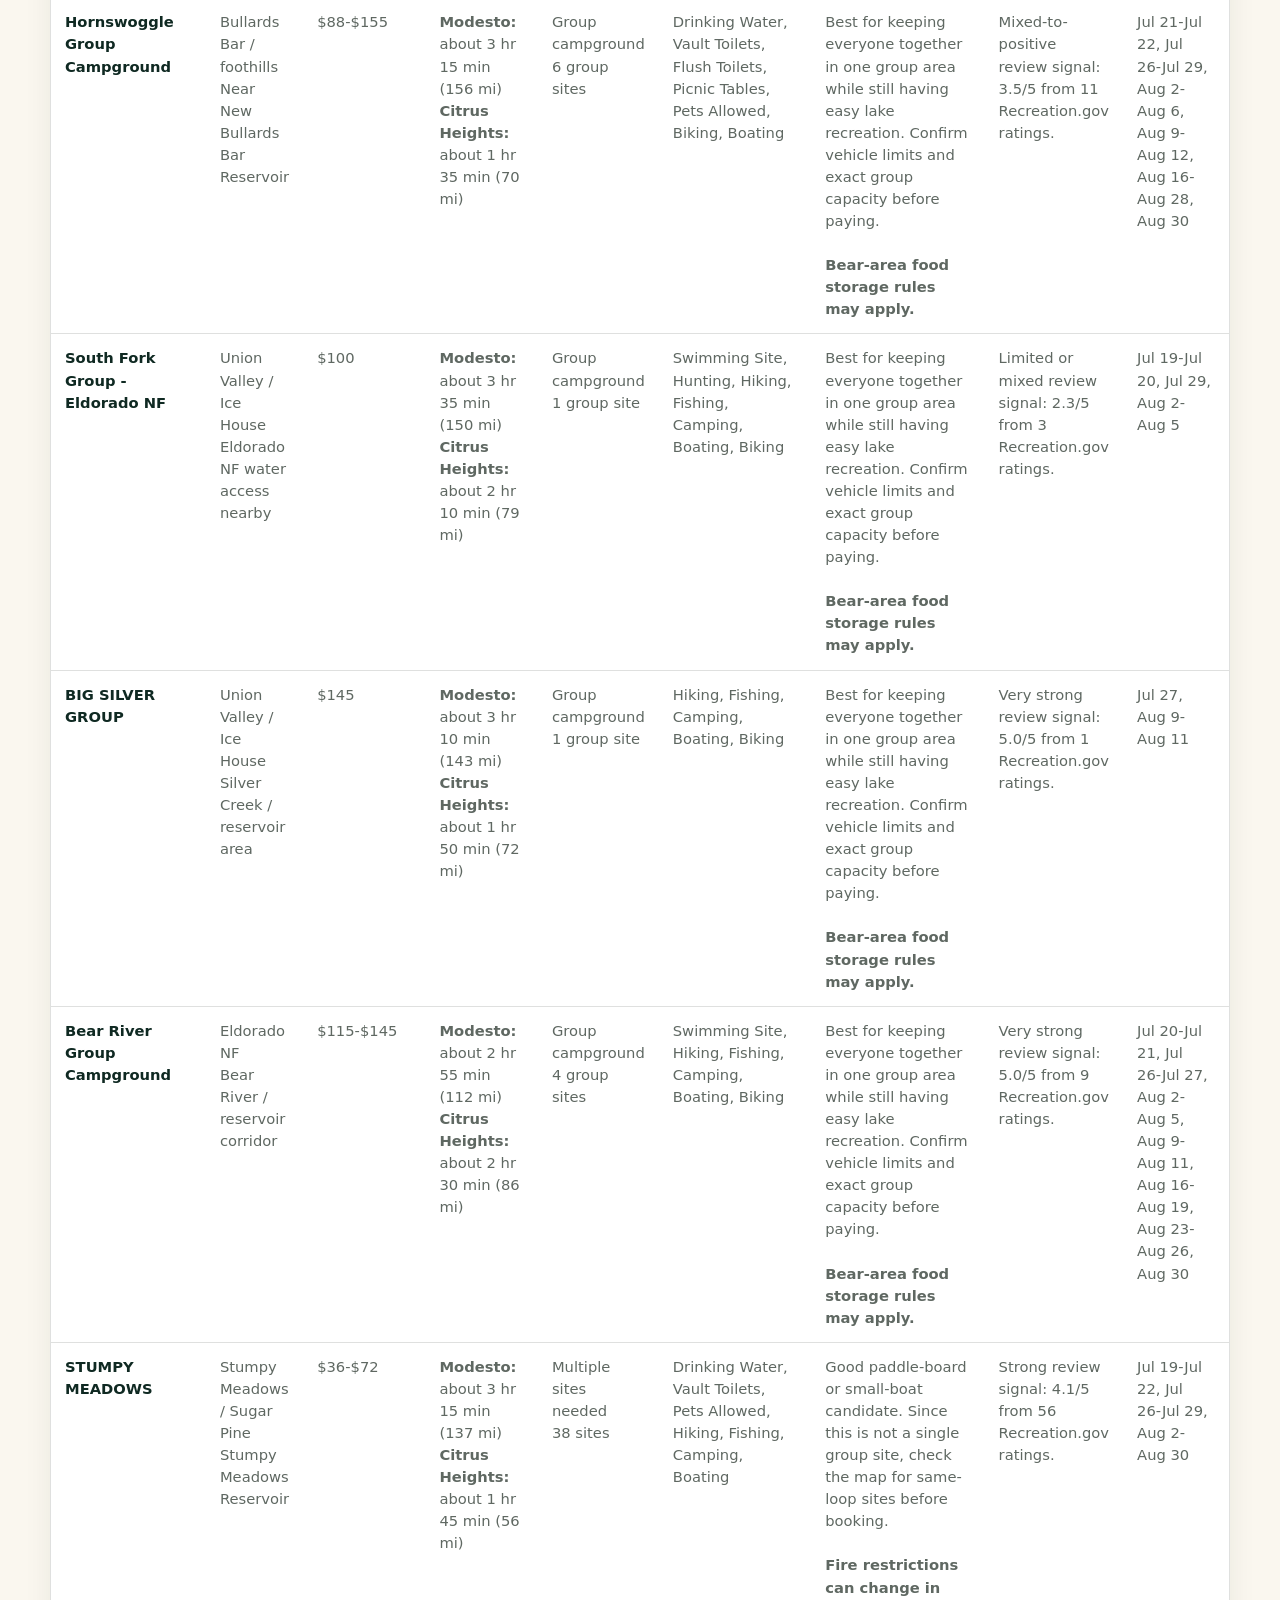
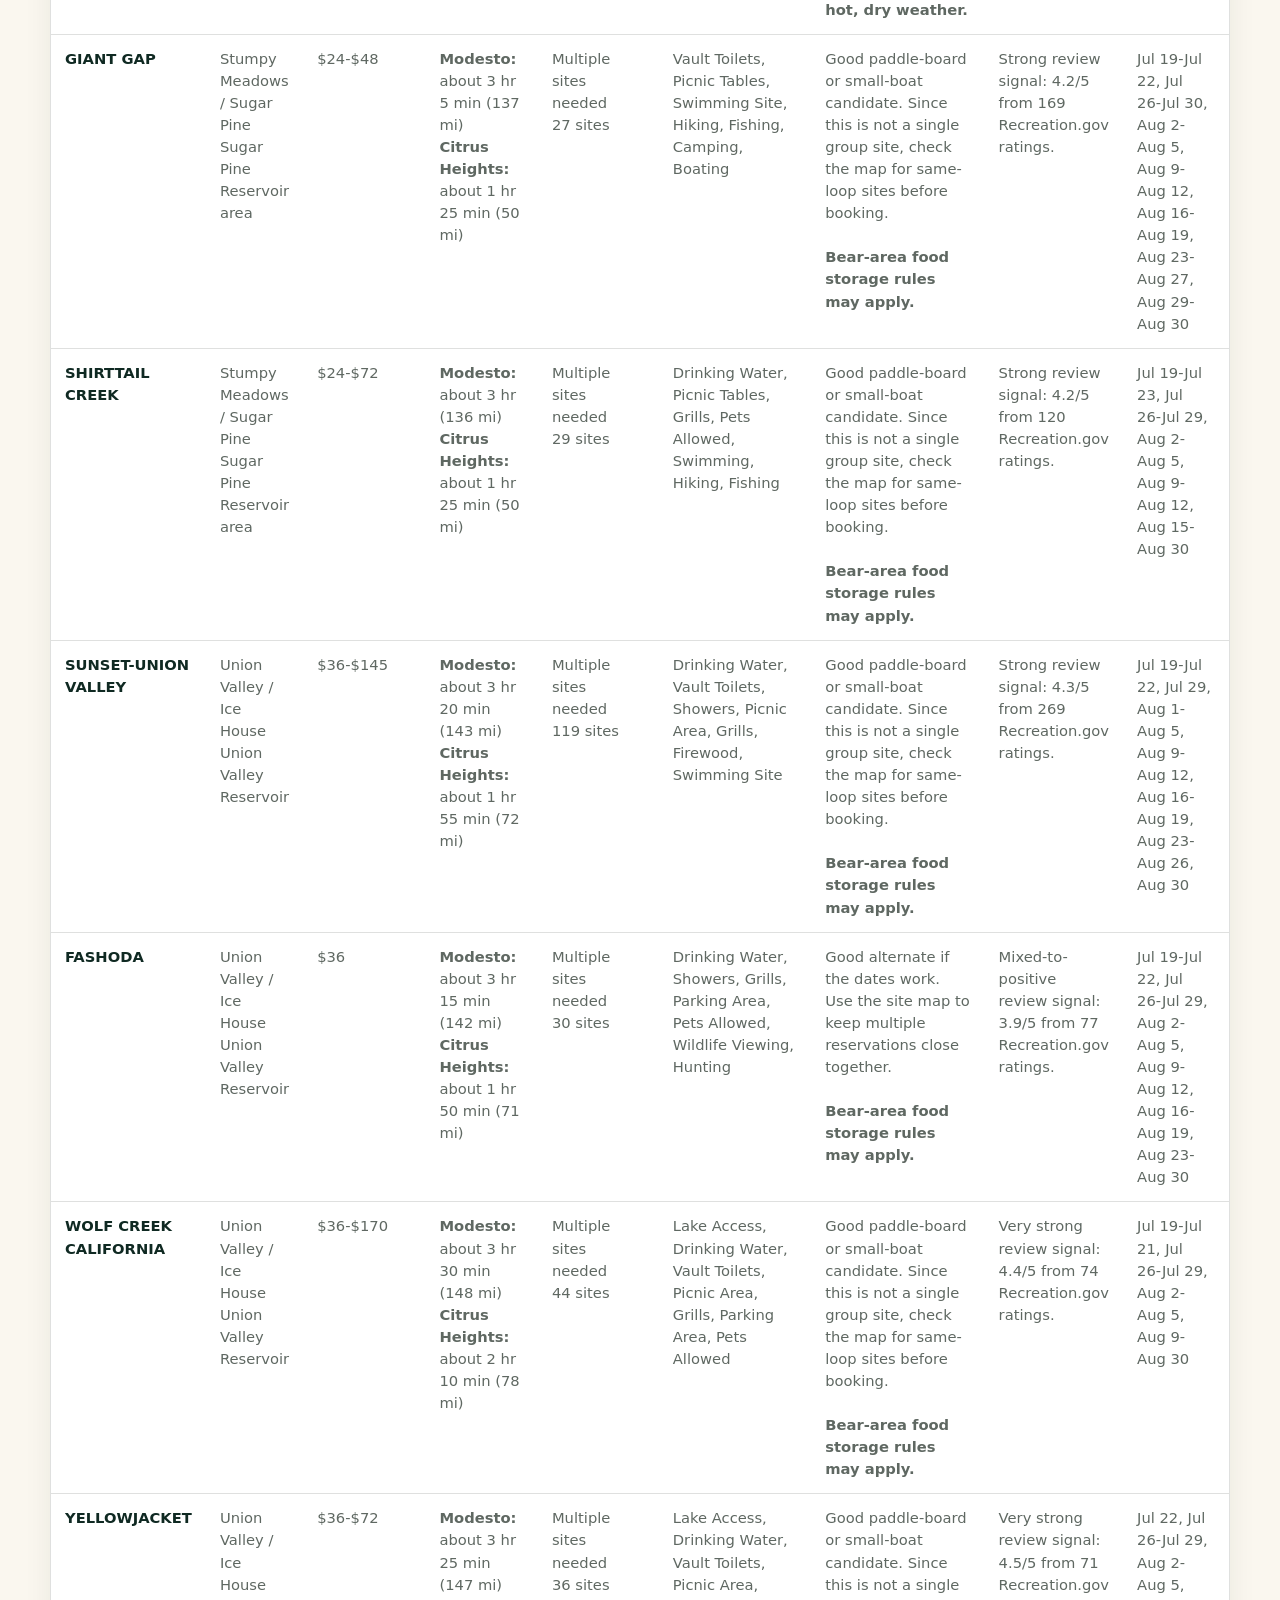
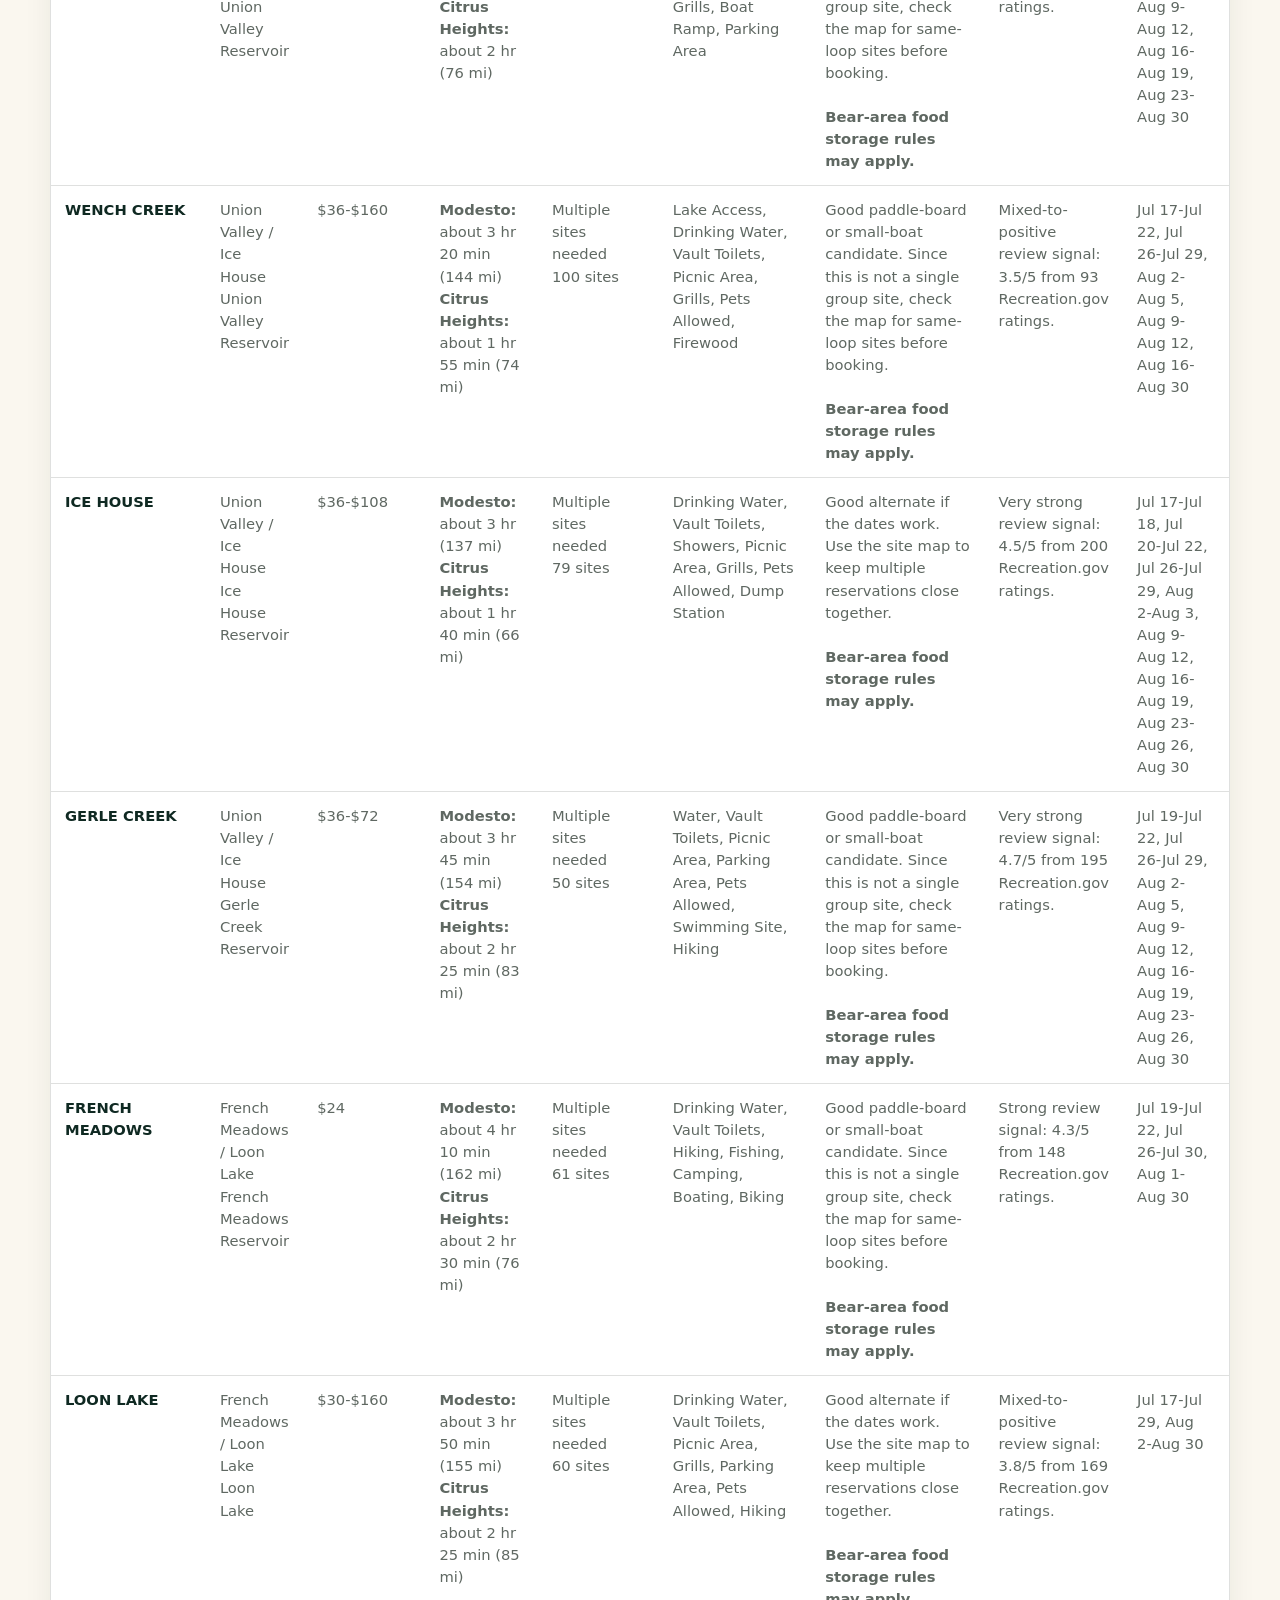
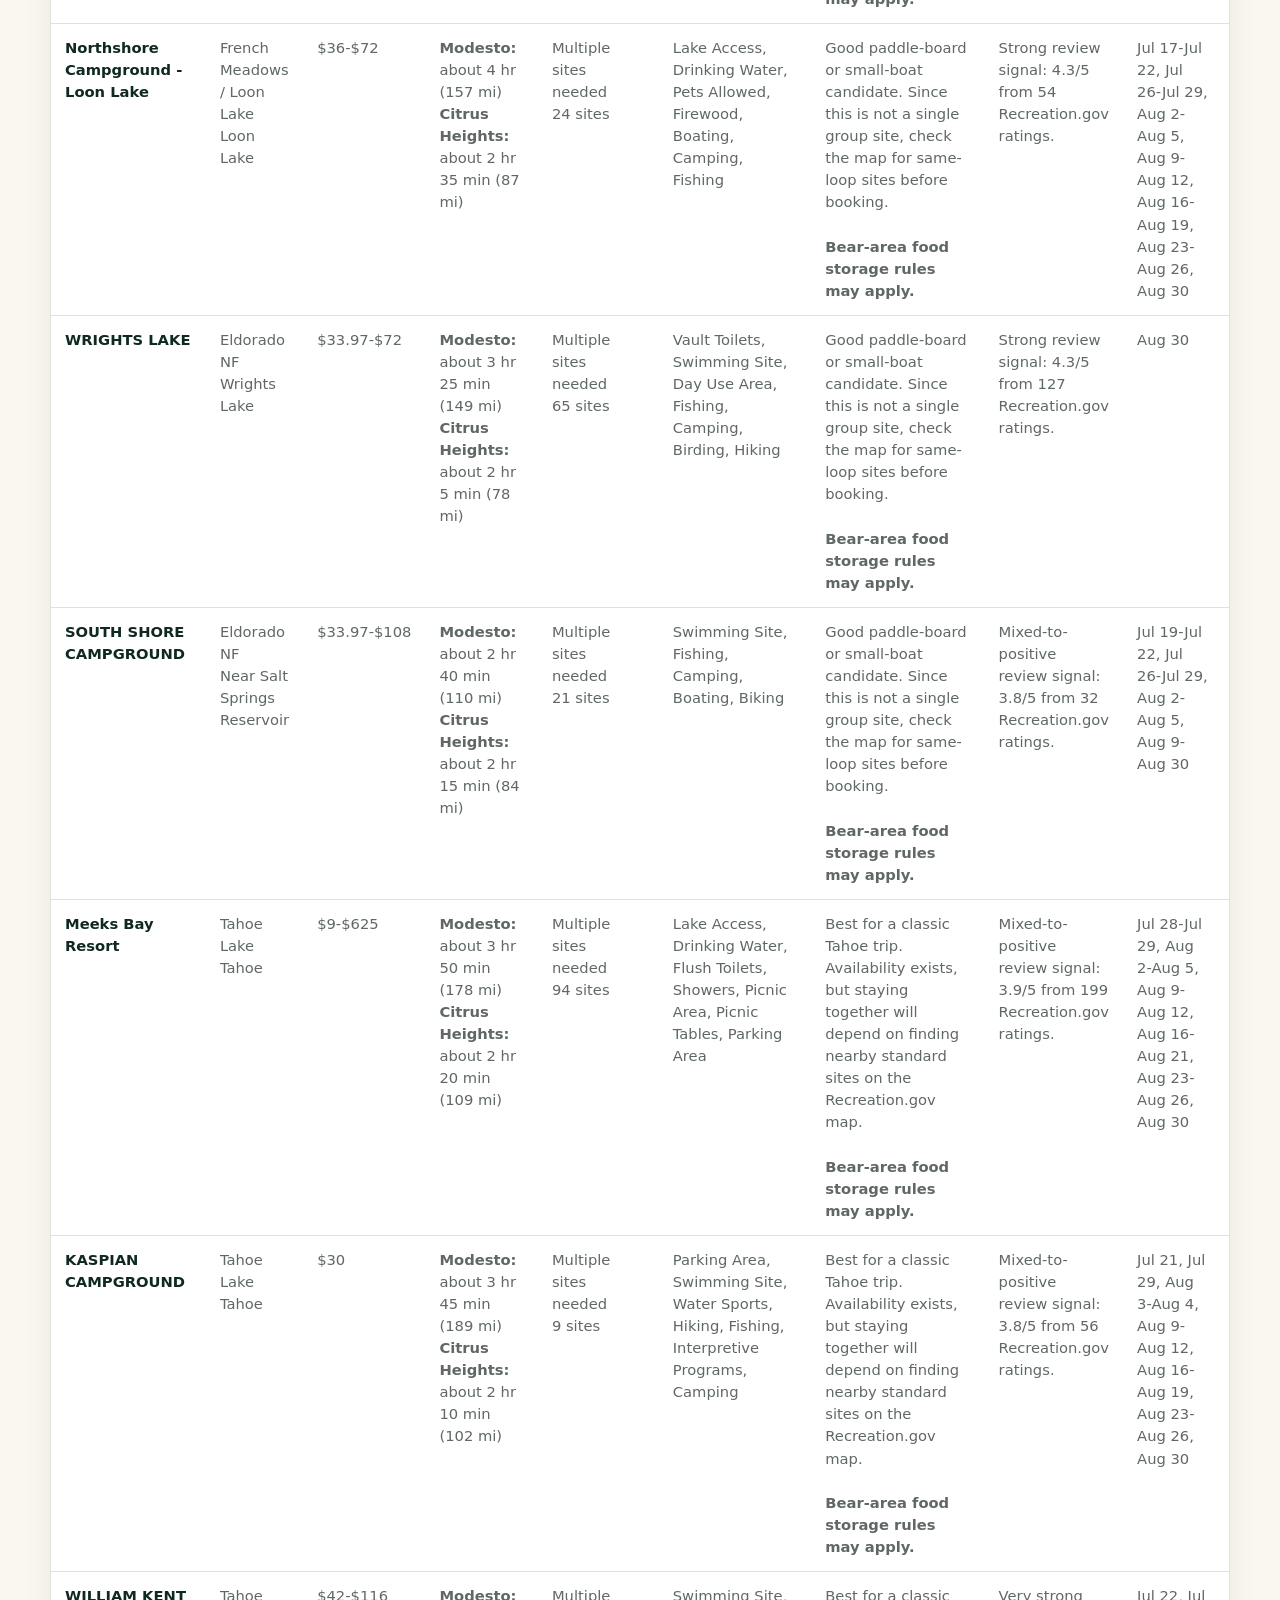
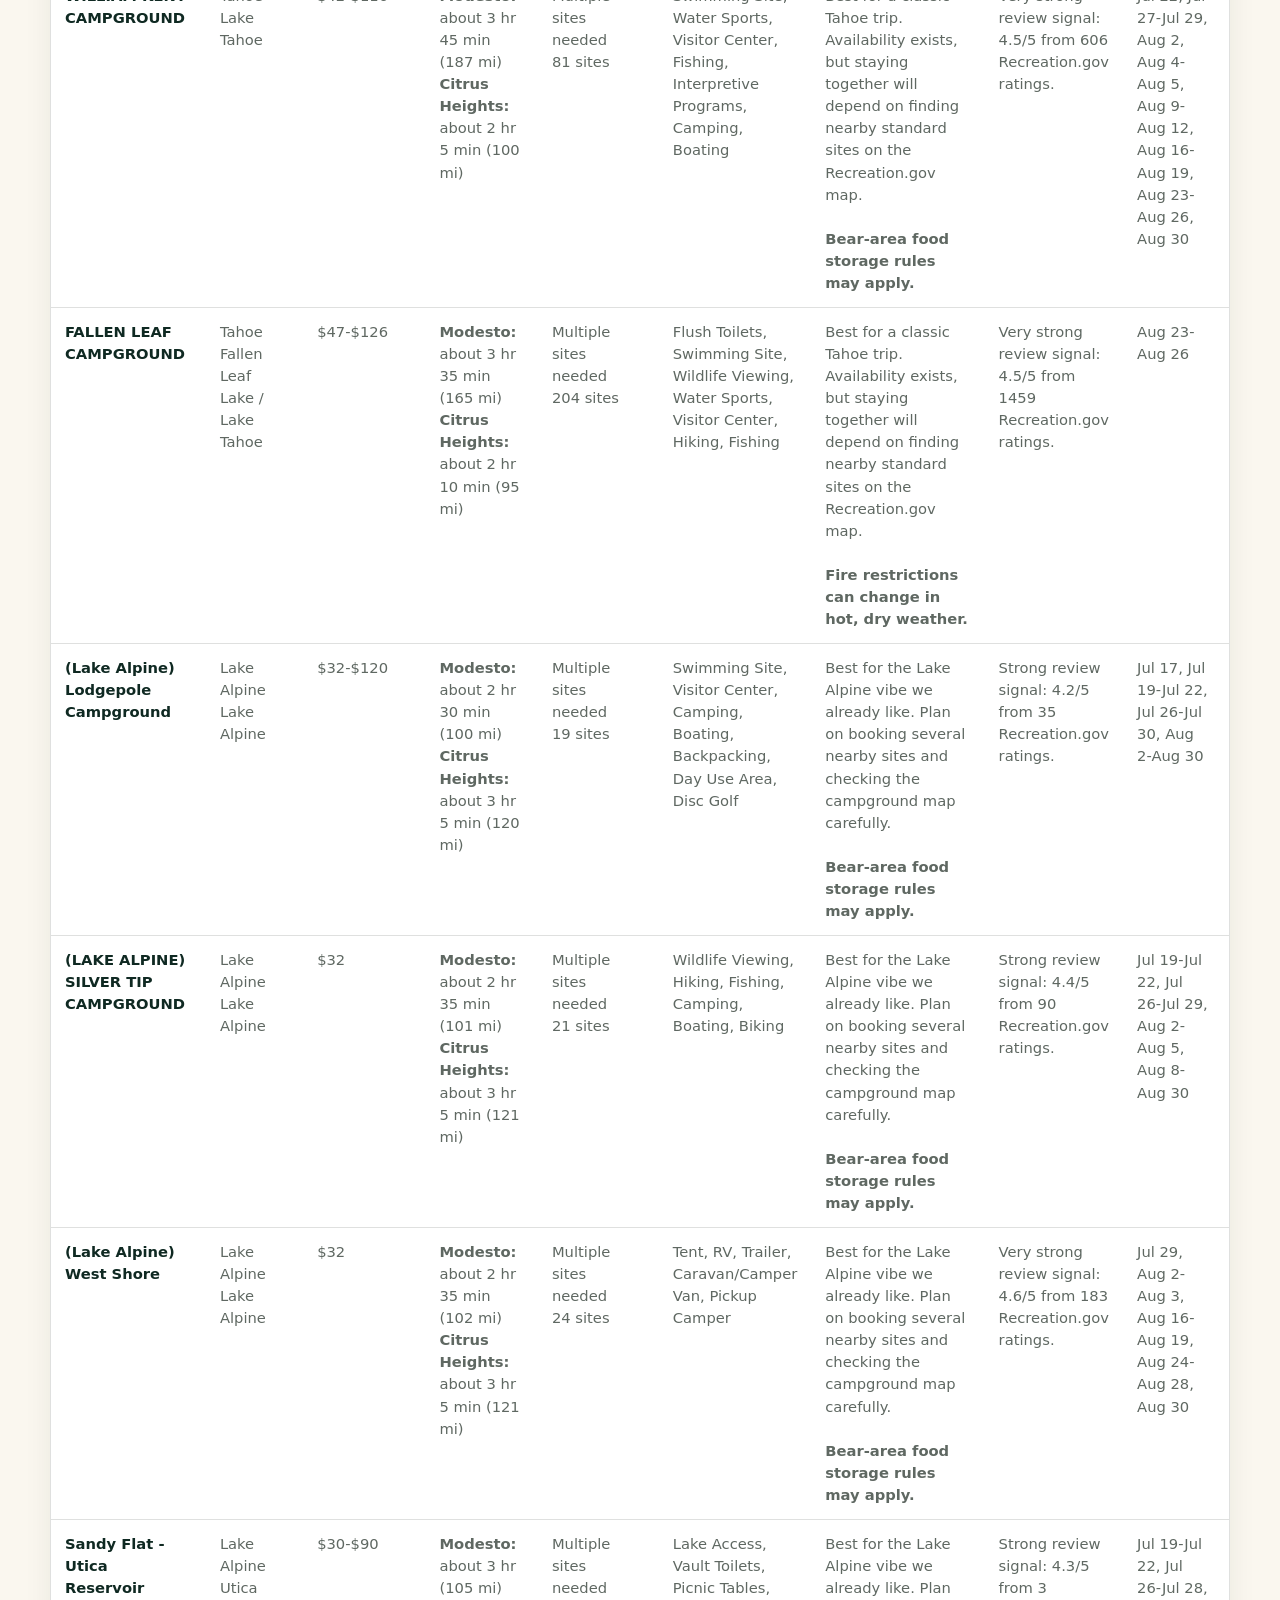
<file: standalone-sites/family-camping-2026/index.html>
<!DOCTYPE html>
<html lang="en">
<head>
  <meta charset="UTF-8" />
  <meta name="viewport" content="width=device-width, initial-scale=1.0" />
  <title>Family Camping Options | July-August 2026</title>
  <meta name="description" content="Lake camping options for up to 20 people, with Modesto and Citrus Heights drive estimates, Recreation.gov links, prices, and available date windows." />
  <meta property="og:title" content="Family Camping Options" />
  <meta property="og:description" content="A family-friendly shortlist of lake camping options for July-August 2026." />
  <meta property="og:image" content="lake-camping-hero.jpg" />
  <style>
    :root {
      --forest: #173b2f;
      --forest-2: #0f2922;
      --water: #24767b;
      --sun: #f0b257;
      --clay: #b85f3d;
      --paper: #faf7ef;
      --paper-2: #f1eadc;
      --ink: #1f2522;
      --muted: #5f6862;
      --line: rgba(31, 37, 34, 0.14);
      --white: #ffffff;
      --shadow: 0 18px 48px rgba(21, 42, 34, 0.14);
    }

    * {
      box-sizing: border-box;
    }

    html {
      scroll-behavior: smooth;
    }

    body {
      margin: 0;
      color: var(--ink);
      background: var(--paper);
      font-family: Inter, ui-sans-serif, system-ui, -apple-system, BlinkMacSystemFont, "Segoe UI", sans-serif;
      line-height: 1.5;
    }

    a {
      color: inherit;
    }

    .hero {
      min-height: 88svh;
      display: flex;
      align-items: flex-end;
      position: relative;
      overflow: hidden;
      background: var(--forest);
    }

    .hero::before {
      content: "";
      position: absolute;
      inset: 0;
      background-image:
        linear-gradient(90deg, rgba(10, 24, 19, 0.82), rgba(10, 24, 19, 0.50) 42%, rgba(10, 24, 19, 0.18)),
        linear-gradient(0deg, rgba(10, 24, 19, 0.74), rgba(10, 24, 19, 0.08) 58%),
        url("lake-camping-hero.jpg");
      background-size: cover;
      background-position: center;
      transform: scale(1.01);
    }

    .wrap {
      width: min(1180px, calc(100% - 36px));
      margin: 0 auto;
      position: relative;
      z-index: 1;
    }

    .hero-inner {
      padding: 44px 0 58px;
      color: var(--white);
      max-width: 840px;
    }

    .eyebrow {
      display: inline-flex;
      align-items: center;
      gap: 10px;
      margin-bottom: 18px;
      color: #f7d7a0;
      font-size: 0.78rem;
      font-weight: 800;
      letter-spacing: 0.12em;
      text-transform: uppercase;
    }

    .eyebrow::before {
      content: "";
      width: 28px;
      height: 2px;
      background: currentColor;
    }

    h1 {
      margin: 0;
      max-width: 760px;
      font-family: Georgia, "Times New Roman", serif;
      font-size: clamp(2.8rem, 8vw, 6.8rem);
      line-height: 0.92;
      letter-spacing: -0.035em;
      text-wrap: balance;
    }

    .hero-copy {
      margin: 22px 0 0;
      max-width: 650px;
      color: rgba(255, 255, 255, 0.88);
      font-size: clamp(1.04rem, 2vw, 1.28rem);
    }

    .hero-actions {
      display: flex;
      flex-wrap: wrap;
      gap: 12px;
      margin-top: 30px;
    }

    .btn {
      display: inline-flex;
      align-items: center;
      justify-content: center;
      min-height: 48px;
      padding: 13px 18px;
      border-radius: 8px;
      border: 1px solid rgba(255, 255, 255, 0.34);
      color: var(--white);
      text-decoration: none;
      font-weight: 800;
      transition: transform 160ms ease, background 160ms ease, border-color 160ms ease;
    }

    .btn:hover {
      transform: translateY(-1px);
    }

    .btn-primary {
      background: var(--sun);
      color: #1e241f;
      border-color: var(--sun);
    }

    .btn-ghost {
      background: rgba(255, 255, 255, 0.1);
      backdrop-filter: blur(8px);
    }

    .summary {
      display: grid;
      grid-template-columns: repeat(4, 1fr);
      gap: 1px;
      margin-top: -34px;
      background: var(--line);
      border: 1px solid var(--line);
      border-radius: 12px;
      overflow: hidden;
      box-shadow: var(--shadow);
      position: relative;
      z-index: 2;
    }

    .summary-item {
      background: var(--white);
      padding: 22px;
      min-height: 116px;
    }

    .summary-item strong {
      display: block;
      color: var(--forest);
      font-size: clamp(1.6rem, 3vw, 2.4rem);
      line-height: 1;
      margin-bottom: 8px;
    }

    .summary-item span {
      display: block;
      color: var(--muted);
      font-size: 0.94rem;
    }

    main {
      padding: 56px 0 80px;
    }

    section + section {
      margin-top: 64px;
    }

    .section-head {
      display: grid;
      grid-template-columns: minmax(0, 0.9fr) minmax(280px, 0.55fr);
      gap: 34px;
      align-items: end;
      margin-bottom: 26px;
    }

    h2 {
      margin: 0;
      color: var(--forest-2);
      font-family: Georgia, "Times New Roman", serif;
      font-size: clamp(2rem, 4vw, 3.4rem);
      line-height: 1;
      letter-spacing: -0.025em;
      text-wrap: balance;
    }

    .section-head p {
      margin: 0;
      color: var(--muted);
      font-size: 1.02rem;
    }

    .note {
      border-left: 4px solid var(--water);
      background: #eaf4f2;
      padding: 16px 18px;
      border-radius: 0 8px 8px 0;
      color: #23433c;
    }

    .folsom-section {
      margin-top: 0;
    }

    .folsom-kicker {
      color: var(--clay);
      font-size: 0.8rem;
      font-weight: 900;
      letter-spacing: 0.13em;
      text-transform: uppercase;
      margin-bottom: 12px;
    }

    .folsom-title {
      max-width: 940px;
      font-size: clamp(3rem, 7vw, 6.6rem);
      letter-spacing: -0.04em;
    }

    .folsom-lede {
      max-width: 820px;
      margin: 18px 0 26px;
      color: var(--muted);
      font-size: clamp(1.08rem, 2vw, 1.28rem);
    }

    .folsom-feature {
      display: grid;
      grid-template-columns: minmax(0, 1.25fr) minmax(300px, 0.75fr);
      gap: 0;
      overflow: hidden;
      background: var(--white);
      border: 1px solid var(--line);
      border-radius: 8px;
      box-shadow: var(--shadow);
    }

    .folsom-feature img {
      display: block;
      width: 100%;
      height: 100%;
      min-height: 430px;
      object-fit: cover;
    }

    .folsom-feature-copy {
      display: flex;
      flex-direction: column;
      justify-content: center;
      gap: 16px;
      padding: clamp(24px, 4vw, 42px);
      background: #fffdf8;
    }

    .folsom-drive {
      display: grid;
      gap: 10px;
      grid-template-columns: repeat(2, minmax(0, 1fr));
    }

    .folsom-drive div {
      border: 1px solid var(--line);
      border-radius: 8px;
      padding: 12px;
      background: var(--white);
    }

    .folsom-drive b {
      display: block;
      color: var(--forest-2);
      font-size: 1.15rem;
    }

    .folsom-drive span {
      color: var(--muted);
      font-size: 0.84rem;
      font-weight: 700;
    }

    .gear-grid {
      display: grid;
      grid-template-columns: 0.9fr 1.1fr;
      gap: 18px;
      align-items: stretch;
    }

    .gear-panel,
    .folsom-panel {
      background: var(--white);
      border: 1px solid var(--line);
      border-radius: 8px;
      box-shadow: 0 12px 28px rgba(21, 42, 34, 0.08);
      padding: 22px;
    }

    .gear-panel h3,
    .folsom-panel h3 {
      font-size: 1.35rem;
      margin-bottom: 12px;
    }

    .mini-list {
      display: grid;
      gap: 10px;
      padding: 0;
      margin: 0;
      list-style: none;
    }

    .mini-list li {
      padding: 11px 12px;
      border: 1px solid var(--line);
      border-radius: 8px;
      background: #fffdf8;
      color: var(--muted);
    }

    .mini-list b {
      color: var(--forest-2);
    }

    .photo-grid {
      display: grid;
      grid-template-columns: repeat(3, 1fr);
      gap: 12px;
      margin-top: 18px;
    }

    .photo-card {
      overflow: hidden;
      border-radius: 8px;
      border: 1px solid var(--line);
      background: #fffdf8;
    }

    .photo-card img {
      display: block;
      width: 100%;
      aspect-ratio: 4 / 3;
      object-fit: cover;
    }

    .photo-card figcaption {
      padding: 10px;
      color: var(--muted);
      font-size: 0.78rem;
    }

    .cards {
      display: grid;
      grid-template-columns: repeat(3, minmax(0, 1fr));
      gap: 18px;
    }

    .card {
      display: flex;
      flex-direction: column;
      min-height: 100%;
      background: var(--white);
      border: 1px solid var(--line);
      border-radius: 8px;
      box-shadow: 0 12px 28px rgba(21, 42, 34, 0.08);
      overflow: hidden;
    }

    .card-top {
      padding: 19px 19px 14px;
      border-bottom: 1px solid var(--line);
    }

    .rank {
      display: inline-flex;
      align-items: center;
      justify-content: center;
      width: 34px;
      height: 34px;
      border-radius: 50%;
      background: var(--forest);
      color: var(--white);
      font-size: 0.9rem;
      font-weight: 900;
      margin-bottom: 14px;
    }

    h3 {
      margin: 0 0 10px;
      color: var(--forest-2);
      font-size: 1.28rem;
      line-height: 1.12;
      letter-spacing: -0.01em;
    }

    .pill-row {
      display: flex;
      flex-wrap: wrap;
      gap: 7px;
    }

    .pill {
      display: inline-flex;
      align-items: center;
      min-height: 28px;
      padding: 5px 9px;
      border-radius: 999px;
      background: var(--paper-2);
      color: #43534c;
      font-size: 0.78rem;
      font-weight: 800;
    }

    .pill.group {
      background: #e5f0dd;
      color: #2e5a2d;
    }

    .pill.favorite {
      background: #fff0d2;
      color: #825218;
    }

    .card-body {
      display: grid;
      gap: 14px;
      padding: 17px 19px 19px;
      flex: 1;
    }

    .facts {
      display: grid;
      grid-template-columns: repeat(2, 1fr);
      gap: 10px;
    }

    .fact {
      border: 1px solid var(--line);
      border-radius: 8px;
      padding: 10px;
      background: #fffdf8;
    }

    .fact b {
      display: block;
      color: var(--forest-2);
      font-size: 1rem;
      line-height: 1.1;
    }

    .fact span {
      display: block;
      color: var(--muted);
      font-size: 0.78rem;
      margin-top: 4px;
    }

    .dates {
      display: grid;
      gap: 8px;
    }

    .dates strong {
      color: var(--forest-2);
      font-size: 0.86rem;
    }

    .dates p {
      margin: 0;
      color: var(--muted);
      font-size: 0.9rem;
    }

    .detail-stack {
      display: grid;
      gap: 10px;
      border-top: 1px solid var(--line);
      padding-top: 14px;
    }

    .detail-stack div {
      color: var(--muted);
      font-size: 0.88rem;
    }

    .detail-stack b {
      color: var(--forest-2);
    }

    .card-link {
      display: inline-flex;
      justify-content: center;
      margin-top: auto;
      padding: 12px 14px;
      border-radius: 8px;
      background: var(--forest);
      color: var(--white);
      text-decoration: none;
      font-weight: 900;
    }

    .controls {
      display: flex;
      flex-wrap: wrap;
      gap: 10px;
      margin-bottom: 18px;
    }

    .filter {
      appearance: none;
      border: 1px solid var(--line);
      background: var(--white);
      color: var(--forest-2);
      border-radius: 8px;
      padding: 11px 13px;
      font: inherit;
      font-weight: 800;
    }

    .table-wrap {
      overflow-x: auto;
      background: var(--white);
      border: 1px solid var(--line);
      border-radius: 8px;
      box-shadow: 0 12px 28px rgba(21, 42, 34, 0.07);
    }

    table {
      width: 100%;
      min-width: 1320px;
      border-collapse: collapse;
    }

    th,
    td {
      padding: 13px 14px;
      border-bottom: 1px solid var(--line);
      text-align: left;
      vertical-align: top;
    }

    th {
      background: #f5efe3;
      color: var(--forest-2);
      font-size: 0.78rem;
      letter-spacing: 0.06em;
      text-transform: uppercase;
    }

    td {
      color: var(--muted);
      font-size: 0.92rem;
    }

    td:first-child {
      color: var(--forest-2);
      font-weight: 900;
    }

    .table-link {
      color: var(--water);
      font-weight: 900;
      white-space: nowrap;
    }

    .footer {
      border-top: 1px solid var(--line);
      background: var(--forest-2);
      color: rgba(255, 255, 255, 0.8);
      padding: 32px 0;
      font-size: 0.92rem;
    }

    .footer a {
      color: var(--sun);
      font-weight: 800;
    }

    @media (max-width: 900px) {
      .summary,
      .cards,
      .gear-grid {
        grid-template-columns: repeat(2, 1fr);
      }

      .folsom-feature {
        grid-template-columns: 1fr;
      }

      .photo-grid {
        grid-template-columns: 1fr;
      }

      .section-head {
        grid-template-columns: 1fr;
        align-items: start;
      }
    }

    @media (max-width: 620px) {
      .wrap {
        width: min(100% - 24px, 1180px);
      }

      .hero {
        min-height: 82svh;
      }

      .hero-inner {
        padding-bottom: 42px;
      }

      .summary,
      .cards,
      .facts,
      .gear-grid,
      .folsom-drive {
        grid-template-columns: 1fr;
      }

      .summary {
        margin-top: 0;
        border-radius: 0;
        border-left: 0;
        border-right: 0;
      }

      main {
        padding-top: 42px;
      }

      .btn,
      .card-link,
      .filter {
        width: 100%;
      }
    }
  </style>
</head>
<body>
  <header class="hero">
    <div class="wrap hero-inner">
      <div class="eyebrow">Family camping shortlist</div>
      <h1>Lake camping options for late summer.</h1>
      <p class="hero-copy">I checked Recreation.gov for tent-friendly campgrounds that could work for up to 20 people, either in a group campsite or by reserving several nearby sites together. The search window is July 17 through August 31, 2026.</p>
      <div class="hero-actions">
        <a class="btn btn-primary" href="#best">See best picks</a>
        <a class="btn btn-primary" href="#lake-day">Folsom Lake</a>
        <a class="btn btn-ghost" href="#all-options">Compare all options</a>
        <a class="btn btn-ghost" href="camping-options.csv" download>Download CSV</a>
      </div>
    </div>
  </header>

  <div class="wrap">
    <div class="summary" aria-label="Planning summary">
      <div class="summary-item">
        <strong>20</strong>
        <span>people planned for tent camping</span>
      </div>
      <div class="summary-item">
        <strong>2 origins</strong>
        <span>drive estimates show Modesto first</span>
      </div>
      <div class="summary-item">
        <strong>15 min</strong>
        <span>goal for lake access when possible</span>
      </div>
      <div class="summary-item">
        <strong>Jul 17</strong>
        <span>first arrival date checked</span>
      </div>
    </div>
  </div>

  <main>
    <section class="wrap folsom-section" id="lake-day">
      <div class="folsom-kicker">Full day-trip option</div>
      <h2 class="folsom-title">Folsom Lake can be the trip.</h2>
      <p class="folsom-lede">Folsom Lake is one of the main choices alongside Tahoe and Lake Alpine, especially if we want more lake time, less reservation stress, and an easier drive home the same day.</p>

      <div class="folsom-feature">
        <img src="folsom-lake-main.jpg" alt="Folsom Lake shoreline with blue sky and open water" loading="eager" />
        <div class="folsom-feature-copy">
          <h3>Granite Bay or Beals Point</h3>
          <p>Folsom Lake is near my home, while most of the family is coming from Modesto. We can make this a full lake day with food, shade, paddle boards, the inflatable boat, swimming, beach time, and an easier drive home at the end.</p>
          <div class="folsom-drive" aria-label="Folsom Lake drive estimates">
            <div><b>about 2 hr 5 min</b><span>from Modesto, about 95 mi</span></div>
            <div><b>about 25 min</b><span>from Citrus Heights, about 15 mi</span></div>
          </div>
          <ul class="mini-list">
            <li><b>Granite Bay Main Beach:</b> good for beach access, group picnic areas, toilets, water faucets, and BBQ stations.</li>
            <li><b>Beals Point:</b> good for families, beach time, swimming, fishing, hiking, picnic shade, and campground facilities nearby.</li>
            <li><b>Timing:</b> California State Parks notes the main Folsom Lake recreation season is usually May through Labor Day, but beach access depends on reservoir level.</li>
          </ul>
        </div>
      </div>

      <div class="gear-grid">
        <div class="gear-panel">
          <h3>What we can bring</h3>
          <ul class="mini-list">
            <li><b>3 paddle boards</b> for calm-water exploring near shore.</li>
            <li><b>1 small inflatable boat</b> for easy lake time if conditions are safe.</li>
            <li><b>Best lake setup:</b> choose spots with beach access, parking, toilets, and gentle launch areas.</li>
            <li><b>Safety note:</b> everyone should bring or wear properly fitted life jackets, especially kids and anyone using the boards or boat.</li>
          </ul>
        </div>

        <div class="folsom-panel">
          <h3>Why this option works</h3>
          <ul class="mini-list">
            <li><b>Easier logistics:</b> no overnight gear, fewer reservations, and simpler timing.</li>
            <li><b>Still a real lake day:</b> beach, swimming, paddle boards, inflatable boat, food, and shade.</li>
            <li><b>Good family midpoint:</b> doable from Modesto, very close to Citrus Heights, and easier for anyone who cannot camp overnight.</li>
          </ul>
        </div>
      </div>

      <div class="photo-grid" aria-label="Folsom Lake photos">
        <figure class="photo-card">
          <img src="folsom-beals-point.jpg" alt="Beals Point beach area at Folsom Lake" loading="lazy" />
          <figcaption>Beals Point at Folsom Lake. Photo: UncleVinny, CC BY 3.0 via Wikimedia Commons.</figcaption>
        </figure>
        <figure class="photo-card">
          <img src="folsom-beals-dusk.jpg" alt="Folsom Lake at Beals Point near dusk" loading="lazy" />
          <figcaption>Beals Point near dusk. Photo: Noah_Loverbear, CC BY-SA 3.0 via Wikimedia Commons.</figcaption>
        </figure>
        <figure class="photo-card">
          <img src="folsom-granite-bay.jpg" alt="Granite Bay shoreline at Folsom Lake" loading="lazy" />
          <figcaption>Granite Bay at Folsom Lake. Photo: Noah_Loverbear, CC BY-SA 3.0 via Wikimedia Commons.</figcaption>
        </figure>
      </div>
    </section>

    <section class="wrap" id="best">
      <div class="section-head">
        <h2>Best camping places to start.</h2>
        <p>These are the strongest overnight camping matches: group-site friendly, close enough to a lake or reservoir, and useful 2-night or 3-night availability when checked.</p>
      </div>
      <div class="cards" id="bestCards"></div>
    </section>

    <section class="wrap">
      <div class="section-head">
        <h2>Three strong trip options.</h2>
        <div class="note">
          For overnight camping, start with the group-site choices below, then compare Tahoe and Lake Alpine if we want a more familiar mountain-lake trip. Folsom Lake is handled separately above because it is a full day-trip option, not part of the overnight campground comparison.
        </div>
      </div>
    </section>

    <section class="wrap" id="all-options">
      <div class="section-head">
        <h2>All checked options.</h2>
        <p>Prices, date windows, amenities, and review signals came from Recreation.gov on July 5, 2026. Availability can change quickly.</p>
      </div>

      <div class="controls" aria-label="Option filters">
        <select class="filter" id="fitFilter" aria-label="Filter by camping setup">
          <option value="all">All setups</option>
          <option value="group">Group-site friendly</option>
          <option value="multi">Multiple sites needed</option>
        </select>
        <select class="filter" id="areaFilter" aria-label="Filter by area">
          <option value="all">All areas</option>
          <option value="Tahoe">Tahoe</option>
          <option value="Lake Alpine">Lake Alpine</option>
          <option value="Union Valley / Ice House">Union Valley / Ice House</option>
          <option value="Stumpy Meadows / Sugar Pine">Stumpy Meadows / Sugar Pine</option>
          <option value="French Meadows / Loon Lake">French Meadows / Loon Lake</option>
        </select>
      </div>

      <div class="table-wrap">
        <table>
          <thead>
            <tr>
              <th>Campground</th>
              <th>Area / lake fit</th>
              <th>Price</th>
              <th>Drive estimates</th>
              <th>Setup</th>
              <th>Amenities</th>
              <th>Recommendation</th>
              <th>Review signal</th>
              <th>2-night arrivals</th>
              <th>3-night arrivals</th>
              <th>Link</th>
            </tr>
          </thead>
          <tbody id="optionsTable"></tbody>
        </table>
      </div>
    </section>
  </main>

  <footer class="footer">
    <div class="wrap">
      <p><strong>Note:</strong> This is a planning page, not a reservation. Before booking, open the Recreation.gov link, confirm the exact campsite map, check vehicle limits, and make sure the selected sites can fit the whole group together.</p>
      <p>Sources: <a href="https://www.recreation.gov/" target="_blank" rel="noopener">Recreation.gov</a>, <a href="https://www.parks.ca.gov/?page_id=500" target="_blank" rel="noopener">Folsom Lake State Recreation Area</a>, <a href="https://www.parks.ca.gov/?page_id=10916" target="_blank" rel="noopener">California State Parks: Granite Bay and Beals Point</a>, and Wikimedia Commons photo credits shown under each image.</p>
    </div>
  </footer>

  <script src="camping-options-data.js"></script>
  <script src="camping-details.js"></script>
  <script>
    const embeddedOptions = [];
    const options = window.campingOptions || embeddedOptions;

    const bestCards = document.getElementById("bestCards");
    const optionsTable = document.getElementById("optionsTable");
    const fitFilter = document.getElementById("fitFilter");
    const areaFilter = document.getElementById("areaFilter");
    const detailMap = window.campingDetails || {};

    options.forEach((option) => {
      const id = option.url.split("/").filter(Boolean).pop();
      Object.assign(option, { id }, detailMap[id] || {});
    });

    function badge(option) {
      const badges = [];
      if (option.group) badges.push('<span class="pill group">Group-site friendly</span>');
      if (option.favorite) badges.push('<span class="pill favorite">Favorite area</span>');
      badges.push(`<span class="pill">${option.area}</span>`);
      return badges.join("");
    }

    function renderBest() {
      bestCards.innerHTML = options
        .filter((option) => option.top)
        .map((option) => `
          <article class="card">
            <div class="card-top">
              <span class="rank">${option.rank}</span>
              <h3>${option.name}</h3>
              <div class="pill-row">${badge(option)}</div>
            </div>
            <div class="card-body">
              <p>${option.note}</p>
              <div class="facts">
                <div class="fact"><b>${option.price}</b><span>per night</span></div>
                <div class="fact"><b>${option.modestoDrive || "See table"}</b><span>from Modesto ${option.modestoMiles ? "(" + option.modestoMiles + ")" : ""}</span></div>
                <div class="fact"><b>${option.citrusDrive || option.drive}</b><span>from Citrus Heights ${option.citrusMiles ? "(" + option.citrusMiles + ")" : ""}</span></div>
                <div class="fact"><b>${option.sites}</b><span>site setup</span></div>
                <div class="fact"><b>${option.lake}</b><span>lake fit</span></div>
              </div>
              <div class="dates">
                <strong>2-night starts</strong>
                <p>${option.two}</p>
                <strong>3-night starts</strong>
                <p>${option.three}</p>
              </div>
              <div class="detail-stack">
                <div><b>Amenities:</b> ${option.amenitiesSummary || "Open the listing to confirm amenities."}</div>
                <div><b>Recommendation:</b> ${option.recommendation || option.note}</div>
                <div><b>Review signal:</b> ${option.reviewSummary || "No rating summary available."}</div>
                <div><b>Listing note:</b> ${option.listingSummary || "See Recreation.gov for current details."}</div>
              </div>
              <a class="card-link" href="${option.url}" target="_blank" rel="noopener">View on Recreation.gov</a>
            </div>
          </article>
        `)
        .join("");
    }

    function renderTable() {
      const fit = fitFilter.value;
      const area = areaFilter.value;
      const rows = options.filter((option) => {
        if (fit === "group" && !option.group) return false;
        if (fit === "multi" && option.group) return false;
        if (area !== "all" && option.area !== area) return false;
        return true;
      });

      optionsTable.innerHTML = rows.map((option) => `
        <tr>
          <td>${option.name}</td>
          <td>${option.area}<br>${option.lake}</td>
          <td>${option.price}</td>
          <td><strong>Modesto:</strong> ${option.modestoDrive || "Estimate unavailable"} ${option.modestoMiles ? "(" + option.modestoMiles + ")" : ""}<br><strong>Citrus Heights:</strong> ${option.citrusDrive || option.drive || "Estimate unavailable"} ${option.citrusMiles ? "(" + option.citrusMiles + ")" : ""}</td>
          <td>${option.setup}<br>${option.sites}</td>
          <td>${option.amenitiesSummary || "Open listing to confirm."}</td>
          <td>${option.recommendation || "Check the campground map before booking."}<br><br><strong>${option.caution || ""}</strong></td>
          <td>${option.reviewSummary || "No rating summary available."}</td>
          <td>${option.two}</td>
          <td>${option.three}</td>
          <td><a class="table-link" href="${option.url}" target="_blank" rel="noopener">Open</a></td>
        </tr>
      `).join("");
    }

    renderBest();
    renderTable();
    fitFilter.addEventListener("change", renderTable);
    areaFilter.addEventListener("change", renderTable);
  </script>
</body>
</html>
</file>
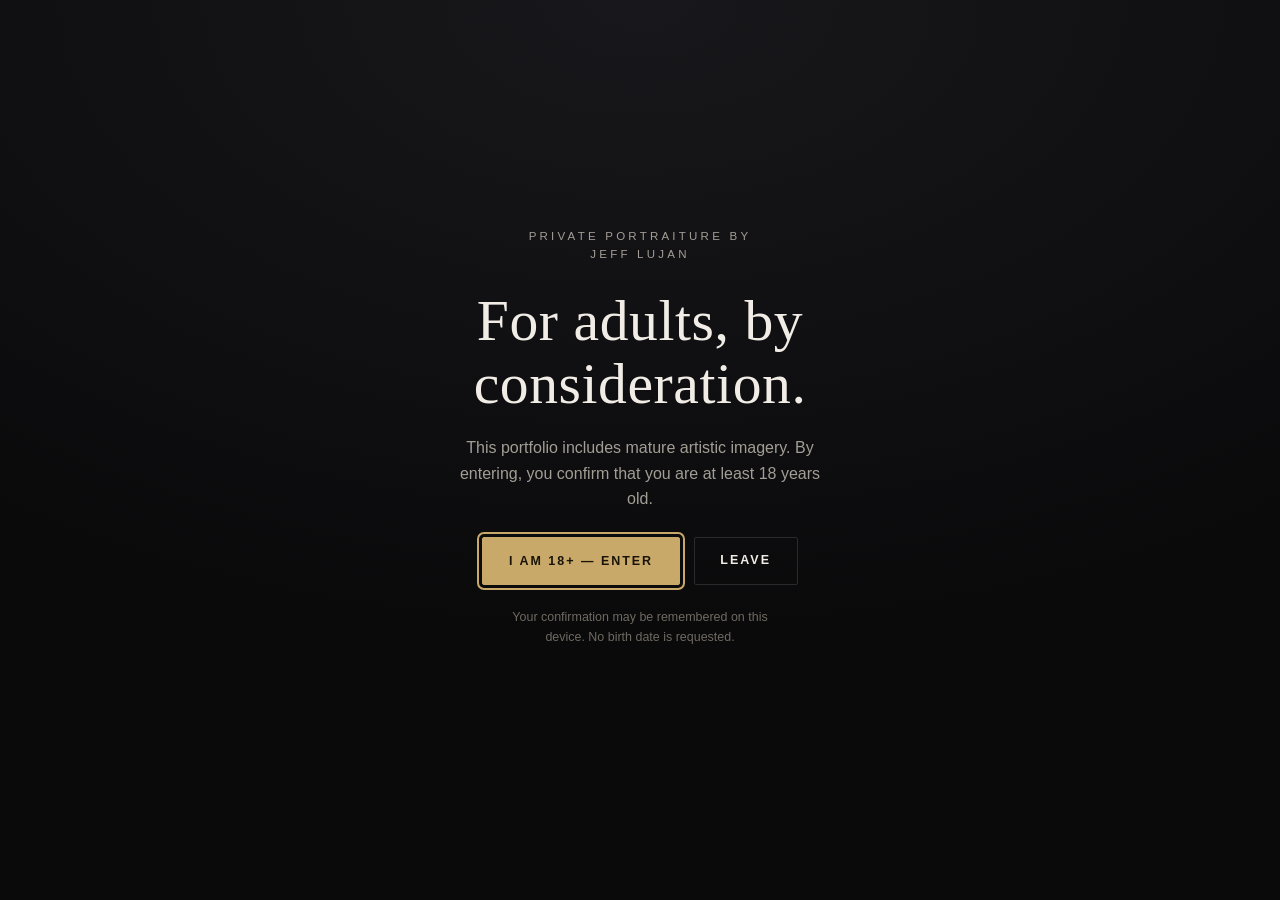
<file: standalone-sites/jeff-lujan-portfolio/index.html>
<!DOCTYPE html>
<html lang="en">
<head>
<meta charset="UTF-8">
<meta name="viewport" content="width=device-width, initial-scale=1.0">
<!-- Prototype: do not index; mature imagery must not appear in social/search previews -->
<meta name="robots" content="noindex, nofollow, noimageindex">
<title>Jeff Lujan — Private Portraiture</title>
<style>
  :root{
    --bg:#0d0d0f; --bg-2:#151518; --stage:#0a0a0b;
    --ink:#f1ede6; --muted:#a39e95; --line:#2a2a2e;
    --accent:#c9a96a; --accent-ink:#1a1408;
    --stage-h:clamp(360px, 64vh, 760px);
    --serif:"Cormorant Garamond", Georgia, "Times New Roman", serif;
    --sans:-apple-system, BlinkMacSystemFont, "Segoe UI", Helvetica, Arial, sans-serif;
  }
  *{box-sizing:border-box}
  html,body{margin:0}
  body{background:var(--bg);color:var(--ink);font-family:var(--sans);line-height:1.6;-webkit-font-smoothing:antialiased}
  h1,h2,h3{font-family:var(--serif);font-weight:500;letter-spacing:.01em;line-height:1.1;margin:0}
  .eyebrow{font-family:var(--sans);font-size:.72rem;letter-spacing:.28em;text-transform:uppercase;color:var(--accent);margin:0 0 1rem}
  a{color:inherit}
  .wrap{max-width:1100px;margin:0 auto;padding:0 24px}
  .btn{display:inline-flex;align-items:center;justify-content:center;gap:.5rem;min-height:48px;padding:.7rem 1.6rem;border-radius:2px;
       font-size:.78rem;letter-spacing:.16em;text-transform:uppercase;cursor:pointer;border:1px solid var(--accent);
       background:var(--accent);color:var(--accent-ink);font-weight:600;text-decoration:none;transition:opacity .2s}
  .btn:hover{opacity:.88}
  .btn.ghost{background:transparent;color:var(--ink);border-color:var(--line)}
  .btn.ghost:hover{border-color:var(--accent);opacity:1}
  :focus-visible{outline:2px solid var(--accent);outline-offset:3px}

  /* ---------- Age gate ---------- */
  #gate{position:fixed;inset:0;z-index:1000;background:radial-gradient(120% 100% at 50% 0%, #18181c 0%, #0a0a0b 70%);
        display:flex;align-items:center;justify-content:center;padding:24px}
  #gate .panel{max-width:540px;text-align:center}
  #gate h1{font-size:clamp(2.4rem,6vw,3.6rem);margin:.4rem 0 1.2rem}
  #gate p{color:var(--muted);max-width:42ch;margin:0 auto 1.6rem}
  #gate .actions{display:flex;gap:14px;justify-content:center;flex-wrap:wrap;margin-bottom:1.4rem}
  #gate .privacy{font-size:.78rem;color:#6f6a62}
  body.locked{overflow:hidden}
  #site{display:none}
  body.entered #site{display:block}
  body.entered #gate{display:none}

  /* ---------- Header ---------- */
  header.site{position:sticky;top:0;z-index:50;background:rgba(13,13,15,.82);backdrop-filter:blur(8px);border-bottom:1px solid var(--line)}
  header.site .bar{display:flex;align-items:center;justify-content:space-between;height:64px}
  .brand{font-family:var(--serif);font-size:1.3rem;letter-spacing:.02em}
  nav.main{display:flex;gap:1.4rem;font-size:.74rem;letter-spacing:.16em;text-transform:uppercase;color:var(--muted)}
  nav.main a{text-decoration:none}
  nav.main a:hover{color:var(--ink)}
  @media(max-width:680px){nav.main{display:none}}

  /* ---------- Hero ---------- */
  .hero{padding:clamp(4rem,12vh,9rem) 0 clamp(3rem,8vh,6rem)}
  .hero h1{font-size:clamp(2.6rem,7vw,5rem);max-width:16ch;margin:.6rem 0 1.4rem}
  .hero p{color:var(--muted);max-width:54ch;font-size:1.05rem;margin:0 0 2rem}
  .hero .actions{display:flex;gap:14px;flex-wrap:wrap}

  .statement{border-top:1px solid var(--line);border-bottom:1px solid var(--line);padding:4rem 0}
  .statement p{font-family:var(--serif);font-size:clamp(1.4rem,3vw,2rem);line-height:1.35;max-width:30ch;color:var(--ink)}
  .statement .sub{font-family:var(--sans);font-size:1rem;color:var(--muted);max-width:60ch;margin-top:1.4rem}

  .section{padding:clamp(3rem,8vh,6rem) 0}
  .section > .head{margin-bottom:2.4rem;max-width:60ch}
  .section .head p{color:var(--muted)}

  /* ---------- Carousel ---------- */
  .carousel{margin:0 0 4.5rem}
  .carousel .c-head{display:flex;align-items:baseline;justify-content:space-between;gap:1rem;margin-bottom:1rem;flex-wrap:wrap}
  .carousel .c-title{font-family:var(--serif);font-size:1.6rem}
  .carousel .c-desc{color:var(--muted);font-size:.95rem;max-width:48ch}
  .stage{position:relative;height:var(--stage-h);background:var(--stage);border:1px solid var(--line);overflow:hidden;
         display:flex;align-items:center;justify-content:center;touch-action:pan-y}
  .stage img{max-width:100%;max-height:100%;width:auto;height:auto;object-fit:contain;
             opacity:0;position:absolute;transition:opacity .5s ease}
  .stage img.active{opacity:1;position:relative}
  .reduce .stage img{transition:none}
  .count{position:absolute;top:12px;right:14px;background:rgba(0,0,0,.55);color:#fff;font-size:.74rem;
         letter-spacing:.12em;padding:.3rem .6rem;border-radius:2px}
  .arrow{position:absolute;top:50%;transform:translateY(-50%);width:48px;height:48px;border-radius:50%;
         border:1px solid var(--line);background:rgba(10,10,11,.55);color:#fff;font-size:1.2rem;cursor:pointer;
         display:flex;align-items:center;justify-content:center;transition:background .2s}
  .arrow:hover{background:rgba(201,169,106,.9);color:var(--accent-ink)}
  .arrow.prev{left:12px}.arrow.next{right:12px}
  .controls{display:flex;align-items:center;justify-content:space-between;gap:1rem;margin-top:.9rem;flex-wrap:wrap}
  .dots{display:flex;gap:8px;flex-wrap:wrap}
  .dot{width:12px;height:12px;min-width:12px;padding:0;border-radius:50%;border:1px solid var(--muted);background:transparent;cursor:pointer}
  .dot[aria-current="true"]{background:var(--accent);border-color:var(--accent)}
  .dot-tap{display:inline-flex;align-items:center;justify-content:center;width:30px;height:30px} /* 44px effective with padding row */
  .playbtn{display:inline-flex;align-items:center;gap:.5rem;min-height:44px;padding:.4rem 1rem;border:1px solid var(--line);
           background:transparent;color:var(--ink);border-radius:2px;font-size:.74rem;letter-spacing:.14em;text-transform:uppercase;cursor:pointer}
  .playbtn:hover{border-color:var(--accent)}
  .progress{height:2px;background:var(--line);margin-top:.6rem;overflow:hidden}
  .progress > span{display:block;height:100%;width:0;background:var(--accent)}
  .caption{color:var(--muted);font-size:.9rem;margin-top:.7rem;min-height:1.2em}
  .sr-only{position:absolute;width:1px;height:1px;padding:0;margin:-1px;overflow:hidden;clip:rect(0,0,0,0);border:0}

  /* ---------- Inquiry ---------- */
  .inquiry{background:var(--bg-2);border-top:1px solid var(--line)}
  .inquiry .grid{display:grid;grid-template-columns:1fr 1fr;gap:3rem}
  @media(max-width:760px){.inquiry .grid{grid-template-columns:1fr}}
  .field{display:flex;flex-direction:column;gap:.4rem;margin-bottom:1.1rem}
  .field label{font-size:.72rem;letter-spacing:.14em;text-transform:uppercase;color:var(--muted)}
  .field input,.field select,.field textarea{background:#0c0c0e;border:1px solid var(--line);color:var(--ink);
        padding:.7rem .8rem;border-radius:2px;font:inherit}
  .note{font-size:.8rem;color:#6f6a62;margin-top:.6rem}
  .proto-flag{background:rgba(201,169,106,.12);border:1px solid var(--accent);color:var(--accent);
        font-size:.74rem;letter-spacing:.06em;padding:.5rem .8rem;border-radius:2px;margin-bottom:1.2rem}

  footer.site{border-top:1px solid var(--line);padding:2.4rem 0;color:#6f6a62;font-size:.82rem}
  footer.site .row{display:flex;justify-content:space-between;gap:1rem;flex-wrap:wrap;align-items:center}
  footer.site button.reset{background:none;border:0;color:#6f6a62;text-decoration:underline;cursor:pointer;font:inherit}
</style>
</head>
<body class="locked">

<!-- ============ 18+ AGE GATE ============ -->
<div id="gate" role="dialog" aria-modal="true" aria-labelledby="gate-h" aria-describedby="gate-b">
  <div class="panel">
    <p class="eyebrow">Private Portraiture by Jeff Lujan</p>
    <h1 id="gate-h">For adults, by consideration.</h1>
    <p id="gate-b">This portfolio includes mature artistic imagery. By entering, you confirm that you are at least 18 years old.</p>
    <div class="actions">
      <button id="enterBtn" class="btn">I am 18+ — Enter</button>
      <a id="leaveBtn" class="btn ghost" href="https://www.google.com">Leave</a>
    </div>
    <p class="privacy">Your confirmation may be remembered on this device. No birth date is requested.</p>
  </div>
</div>

<!-- ============ SITE ============ -->
<div id="site">
  <header class="site">
    <div class="wrap bar">
      <span class="brand">Jeff Lujan</span>
      <nav class="main" aria-label="Primary">
        <a href="#work">Selected Work</a>
        <a href="#services">Services</a>
        <a href="#inquiry">Request Consideration</a>
      </nav>
    </div>
  </header>

  <main>
    <!-- HERO -->
    <section class="hero wrap">
      <p class="eyebrow">Selective Portrait Sessions</p>
      <h1>Not every portrait begins with a booking.</h1>
      <p>Jeff Lujan accepts portrait inquiries from adults seeking images with presence, restraint, and intent. Every request is reviewed for creative fit before a session is offered.</p>
      <div class="actions">
        <a class="btn" href="#inquiry">Request Consideration</a>
        <a class="btn ghost" href="#work">View Selected Work</a>
      </div>
    </section>

    <!-- POSITIONING STATEMENT -->
    <section class="statement">
      <div class="wrap">
        <p>Portraiture should feel personal long before the shutter opens.</p>
        <p class="sub">Jeff works with a considered number of clients across model portfolios, boudoir, actor headshots, and personal portraits. The process begins with a request, a purpose, and a conversation. Sessions are offered when the direction and collaboration are right.</p>
      </div>
    </section>

    <!-- SELECTED WORK / CAROUSELS -->
    <section id="work" class="section">
      <div class="wrap">
        <div class="head">
          <p class="eyebrow">Selected Work</p>
          <h2>Short, intentional sequences.</h2>
          <p>Each set loads paused. Move at your own pace with the arrows, dots, keyboard, or swipe — or press Play to let it advance.</p>
        </div>
        <div id="carousels"></div>
      </div>
    </section>

    <!-- SERVICES -->
    <section id="services" class="section" style="background:var(--bg-2);border-top:1px solid var(--line)">
      <div class="wrap">
        <div class="head">
          <p class="eyebrow">Services</p>
          <h2>Portrait sessions by consideration.</h2>
        </div>
        <div id="services-list"></div>
      </div>
    </section>

    <!-- INQUIRY -->
    <section id="inquiry" class="section inquiry">
      <div class="wrap grid">
        <div>
          <p class="eyebrow">Begin with a request</p>
          <h2>Begin with a request.</h2>
          <p style="color:var(--muted);margin-top:1rem">Share what you need the images to accomplish, which type of session you are considering, and why this work feels right for you. Jeff reviews each inquiry personally. If the direction is a fit, you will be invited to a private consultation.</p>
        </div>
        <div>
          <div class="proto-flag">Prototype — this form does not submit. A real submission workflow is not yet built.</div>
          <form id="inquiryForm" novalidate>
            <div class="field"><label for="f-name">Name</label><input id="f-name" type="text" autocomplete="name"></div>
            <div class="field"><label for="f-email">Email</label><input id="f-email" type="email" autocomplete="email"></div>
            <div class="field"><label for="f-service">Session type</label>
              <select id="f-service">
                <option>Model Portfolio</option>
                <option>Boudoir</option>
                <option>Actor Headshots</option>
                <option>Personal Portrait</option>
              </select>
            </div>
            <div class="field"><label for="f-msg">What should the images accomplish?</label><textarea id="f-msg" rows="4"></textarea></div>
            <button type="submit" class="btn">Submit for Consideration</button>
            <p id="formMsg" class="note" role="status" aria-live="polite"></p>
          </form>
        </div>
      </div>
    </section>
  </main>

  <footer class="site">
    <div class="wrap row">
      <span>© <span id="yr"></span> Jeff Lujan — Private portraiture. Prototype for review.</span>
      <button class="reset" id="resetGate">Clear my 18+ confirmation on this device</button>
    </div>
  </footer>
</div>

<script>
(function(){
  "use strict";
  var STORE_KEY = "jl_age_ok_v1";
  var reduceMotion = window.matchMedia("(prefers-reduced-motion: reduce)").matches;
  if(reduceMotion) document.body.classList.add("reduce");

  // ----- Data: sequences (no <img src> exists until the gate is passed) -----
  var SEQUENCES = [
    {id:"model", title:"Model Portfolios", desc:"Editorially directed images built around range, presence, and the work you want to attract.",
     slides:[
      {f:"model-01.jpg", alt:"Full-length editorial portrait in a black gown in a weathered doorway; sensitive areas softly blurred."},
      {f:"model-02.jpg", alt:"Model in a strapless corset and jeans standing with visible tattoos against a warm wood backdrop."},
      {f:"model-03.jpg", alt:"Model seated on a bed in editorial styling with red heels, full-length interior shot."},
      {f:"model-04.jpg", alt:"Model leaning from an open car door holding a phone, cinematic editorial frame."},
      {f:"model-05.jpg", alt:"Model in a knit top and long gloves, dramatic low-key lighting against a dark backdrop."},
      {f:"model-06.jpg", alt:"Model in a black camisole, hands on hips, confident three-quarter pose in shadow."},
      {f:"model-08.jpg", alt:"Model in a pink dress photographed full-length in a doorway, soft natural light."}
     ]},
    {id:"boudoir", title:"Boudoir", desc:"Private adult portraiture built on consent, discretion, and trust.",
     slides:[
      {f:"boudoir-01.jpg", alt:"Intimate low-key boudoir portrait with a visible chest tattoo; sensitive areas softly blurred."},
      {f:"boudoir-03.jpg", alt:"Subject in a fitted black corset, elegant low-light boudoir portrait."},
      {f:"boudoir-04.jpg", alt:"Artistic figure study with arms raised, soft warm tones; sensitive areas softly blurred."},
      {f:"boudoir-05.jpg", alt:"Artistic figure study with a red neckpiece against a textured wall; sensitive areas softly blurred."},
      {f:"boudoir-06.jpg", alt:"Artistic figure study beside a corrugated metal wall in natural daylight; sensitive areas softly blurred."}
     ]},
    {id:"headshot", title:"Actor Headshots", desc:"Focused images that communicate casting presence and range.",
     slides:[
      {f:"headshot-01.jpg", alt:"Tight beauty headshot, auburn hair, direct gaze, soft even lighting."},
      {f:"headshot-02.jpg", alt:"Outdoor headshot in a dark green turtleneck, natural light, soft background."},
      {f:"headshot-03.jpg", alt:"Natural-light portrait, hands near the neckline, bright airy tone."},
      {f:"headshot-05.jpg", alt:"Headshot in a beige ribbed top, hand on shoulder, neutral gray backdrop."}
     ]},
    {id:"personal", title:"Personal Portraits", desc:"Distinctive portraits for dating profiles, social platforms, and personal presentation.",
     slides:[
      {f:"personal-01.jpg", alt:"Soft three-quarter portrait in a gray tank top, relaxed natural expression."},
      {f:"personal-02.jpg", alt:"Energetic portrait in a blue tank top with arms raised, candid feel."},
      {f:"personal-03.jpg", alt:"Outdoor portrait in a black turtleneck, natural light, blurred landscape behind."},
      {f:"personal-04.jpg", alt:"Casual portrait in a gray top standing in an interior doorway."},
      {f:"personal-05.jpg", alt:"Warm-toned moody portrait in a dark tank top against a shadowed background."},
      {f:"personal-06.jpg", alt:"Full-length seated portrait on textured concrete, jeans, arms resting on knees."}
     ]}
  ];

  var SERVICE_COPY = {
    model:{action:"Request Portfolio Consideration", body:"For emerging and working models who need more than a collection of poses. Each portfolio is directed around range, presence, and the work you want to attract."},
    boudoir:{action:"Request a Private Consultation", body:"Private adult portraiture built on consent, discretion, and trust. The result is intimate without becoming impersonal, and polished without losing the person in the frame."},
    headshot:{action:"Request Headshot Consideration", body:"Headshots designed to hold attention and communicate casting presence. The session is focused, collaborative, and shaped around the roles you are prepared to pursue."},
    personal:{action:"Request a Portrait Session", body:"For dating profiles, social platforms, and the moments when an ordinary snapshot no longer represents you. These are personal portraits with the clarity and intention of an editorial image."}
  };

  // Track the single carousel allowed to autoplay at once
  var carousels = [];
  function pauseOthers(except){ carousels.forEach(function(c){ if(c!==except) c.pause(); }); }

  function buildCarousel(seq){
    var root = document.createElement("section");
    root.className = "carousel";
    root.setAttribute("role","group");
    root.setAttribute("aria-roledescription","carousel");
    root.setAttribute("aria-label", seq.title);
    root.tabIndex = 0;

    var head = document.createElement("div");
    head.className = "c-head";
    head.innerHTML = '<span class="c-title">'+seq.title+'</span><span class="c-desc">'+seq.desc+'</span>';
    root.appendChild(head);

    var stage = document.createElement("div");
    stage.className = "stage";
    var total = seq.slides.length;
    var imgs = seq.slides.map(function(s,i){
      var im = document.createElement("img");
      im.setAttribute("data-src","images/"+s.f); // src is set only after the gate passes
      im.alt = s.alt;
      im.setAttribute("aria-roledescription","slide");
      im.setAttribute("aria-label",(i+1)+" of "+total);
      if(i===0) im.className="active";
      stage.appendChild(im);
      return im;
    });
    var count = document.createElement("div");
    count.className="count"; count.textContent = "1 / "+total;
    stage.appendChild(count);

    var prev = document.createElement("button");
    prev.className="arrow prev"; prev.setAttribute("aria-label","Previous image"); prev.innerHTML="‹";
    var next = document.createElement("button");
    next.className="arrow next"; next.setAttribute("aria-label","Next image"); next.innerHTML="›";
    stage.appendChild(prev); stage.appendChild(next);
    root.appendChild(stage);

    var progress = document.createElement("div");
    progress.className="progress"; progress.innerHTML="<span></span>";
    var bar = progress.firstChild;
    root.appendChild(progress);

    var controls = document.createElement("div");
    controls.className="controls";
    var dots = document.createElement("div");
    dots.className="dots"; dots.setAttribute("role","tablist"); dots.setAttribute("aria-label",seq.title+" slides");
    var dotBtns = seq.slides.map(function(s,i){
      var wrap = document.createElement("span"); wrap.className="dot-tap";
      var d = document.createElement("button");
      d.className="dot"; d.setAttribute("aria-label","Go to image "+(i+1));
      if(i===0) d.setAttribute("aria-current","true");
      d.addEventListener("click", function(){ goTo(i, true); });
      wrap.appendChild(d); dots.appendChild(wrap);
      return d;
    });
    var play = document.createElement("button");
    play.className="playbtn"; play.setAttribute("aria-pressed","false");
    play.innerHTML = "▶ Play";
    controls.appendChild(dots); controls.appendChild(play);
    root.appendChild(controls);

    var caption = document.createElement("div");
    caption.className="caption"; caption.textContent = seq.slides[0].alt;
    root.appendChild(caption);

    var live = document.createElement("div");
    live.className="sr-only"; live.setAttribute("aria-live","polite");
    root.appendChild(live);

    // ---- state & behavior ----
    var idx = 0, playing = false, timer = null, rafStart = 0, rafId = null;
    var INTERVAL = 5000;

    function render(announce){
      imgs.forEach(function(im,i){ im.classList.toggle("active", i===idx); });
      dotBtns.forEach(function(d,i){ i===idx ? d.setAttribute("aria-current","true") : d.removeAttribute("aria-current"); });
      count.textContent = (idx+1)+" / "+total;
      caption.textContent = seq.slides[idx].alt;
      if(announce) live.textContent = "Image "+(idx+1)+" of "+total+". "+seq.slides[idx].alt;
    }
    function goTo(i, manual){
      idx = (i+total)%total;
      if(manual) pause();           // manual navigation always stops autoplay
      render(!!manual);             // announce only on manual navigation
    }
    function step(){ idx=(idx+1)%total; render(false); }

    function tick(ts){
      if(!playing) return;
      if(!rafStart) rafStart = ts;
      var elapsed = ts - rafStart;
      bar.style.width = Math.min(100, (elapsed/INTERVAL)*100) + "%";
      if(elapsed >= INTERVAL){ rafStart = ts; bar.style.width="0%"; step(); }
      rafId = requestAnimationFrame(tick);
    }
    function play_(){
      if(reduceMotion) return;      // reduced motion: never autoplay
      pauseOthers(api);             // only one carousel plays at a time
      playing = true; rafStart = 0; bar.style.width="0%";
      play.innerHTML="❚❚ Pause"; play.setAttribute("aria-pressed","true");
      rafId = requestAnimationFrame(tick);
    }
    function pause(){
      playing = false; play.innerHTML="▶ Play"; play.setAttribute("aria-pressed","false");
      bar.style.width="0%";
      if(rafId) cancelAnimationFrame(rafId);
    }
    var api = { pause: pause, root: root, activate: activate };

    // events
    prev.addEventListener("click", function(){ goTo(idx-1, true); });
    next.addEventListener("click", function(){ goTo(idx+1, true); });
    play.addEventListener("click", function(){ playing ? pause() : play_(); });

    root.addEventListener("keydown", function(e){
      if(e.key==="ArrowLeft"){ e.preventDefault(); goTo(idx-1,true); }
      else if(e.key==="ArrowRight"){ e.preventDefault(); goTo(idx+1,true); }
      else if(e.key==="Home"){ e.preventDefault(); goTo(0,true); }
      else if(e.key==="End"){ e.preventDefault(); goTo(total-1,true); }
    });

    // pause on hover over the stage and on focus within controls
    stage.addEventListener("mouseenter", function(){ if(playing) pause(); });
    root.addEventListener("focusin", function(){ if(playing) pause(); });

    // swipe / pointer drag
    var startX=null;
    stage.addEventListener("pointerdown", function(e){ startX=e.clientX; });
    stage.addEventListener("pointerup", function(e){
      if(startX===null) return;
      var dx = e.clientX-startX; startX=null;
      if(Math.abs(dx)>40) goTo(idx + (dx<0?1:-1), true);
    });

    if(reduceMotion){ play.style.display="none"; progress.style.display="none"; }

    function activate(){ // called after gate: load images
      imgs.forEach(function(im,i){
        if(i<=1){ im.src = im.getAttribute("data-src"); }   // load current + next only
      });
    }
    // when an image becomes active, lazily load it and the next one
    var origGoTo = goTo;
    goTo = function(i, manual){
      origGoTo(i, manual);
      [idx, (idx+1)%total].forEach(function(n){
        if(!imgs[n].src) imgs[n].src = imgs[n].getAttribute("data-src");
      });
    };
    var origStep = step;
    step = function(){ origStep(); var n=(idx+1)%total; if(!imgs[n].src) imgs[n].src=imgs[n].getAttribute("data-src"); };

    carousels.push(api);
    return root;
  }

  function buildServices(){
    var host = document.getElementById("services-list");
    SEQUENCES.forEach(function(seq){
      var c = SERVICE_COPY[seq.id];
      var block = document.createElement("div");
      block.style.cssText="border-top:1px solid var(--line);padding:2rem 0;display:grid;grid-template-columns:1fr 2fr;gap:2rem";
      block.innerHTML =
        '<h3 style="font-size:1.5rem">'+seq.title+'</h3>'+
        '<div><p style="color:var(--muted);margin:0 0 1.2rem">'+c.body+'</p>'+
        '<a class="btn ghost" href="#inquiry">'+c.action+'</a></div>';
      host.appendChild(block);
    });
    var s=document.createElement("style");
    s.textContent="@media(max-width:680px){#services-list>div{grid-template-columns:1fr!important}}";
    document.head.appendChild(s);
  }

  function initSite(){
    var host = document.getElementById("carousels");
    SEQUENCES.forEach(function(seq){ host.appendChild(buildCarousel(seq)); });
    buildServices();
    carousels.forEach(function(c){ c.activate(); });
    document.getElementById("yr").textContent = new Date().getFullYear();
  }

  // pause everything when the tab loses visibility
  document.addEventListener("visibilitychange", function(){
    if(document.hidden) carousels.forEach(function(c){ c.pause(); });
  });

  // ----- Gate logic (fails closed) -----
  function enter(persist){
    if(persist){ try{ localStorage.setItem(STORE_KEY,"1"); }catch(e){} }
    document.body.classList.remove("locked");
    document.body.classList.add("entered");
    if(!window.__siteBuilt){ initSite(); window.__siteBuilt = true; }
  }
  function isConfirmed(){
    try{ return localStorage.getItem(STORE_KEY)==="1"; }catch(e){ return false; }
  }

  document.getElementById("enterBtn").addEventListener("click", function(){ enter(true); });
  document.getElementById("resetGate").addEventListener("click", function(){
    try{ localStorage.removeItem(STORE_KEY); }catch(e){}
    location.reload();
  });
  document.getElementById("inquiryForm").addEventListener("submit", function(e){
    e.preventDefault();
    document.getElementById("formMsg").textContent =
      "Prototype only — nothing was sent. Your request would be reviewed and, if the direction aligns, you would receive an invitation to continue.";
  });

  // Fail closed: only auto-enter if a valid stored confirmation exists.
  if(isConfirmed()){ enter(false); }
  else { document.getElementById("enterBtn").focus(); }
})();
</script>
</body>
</html>
</file>
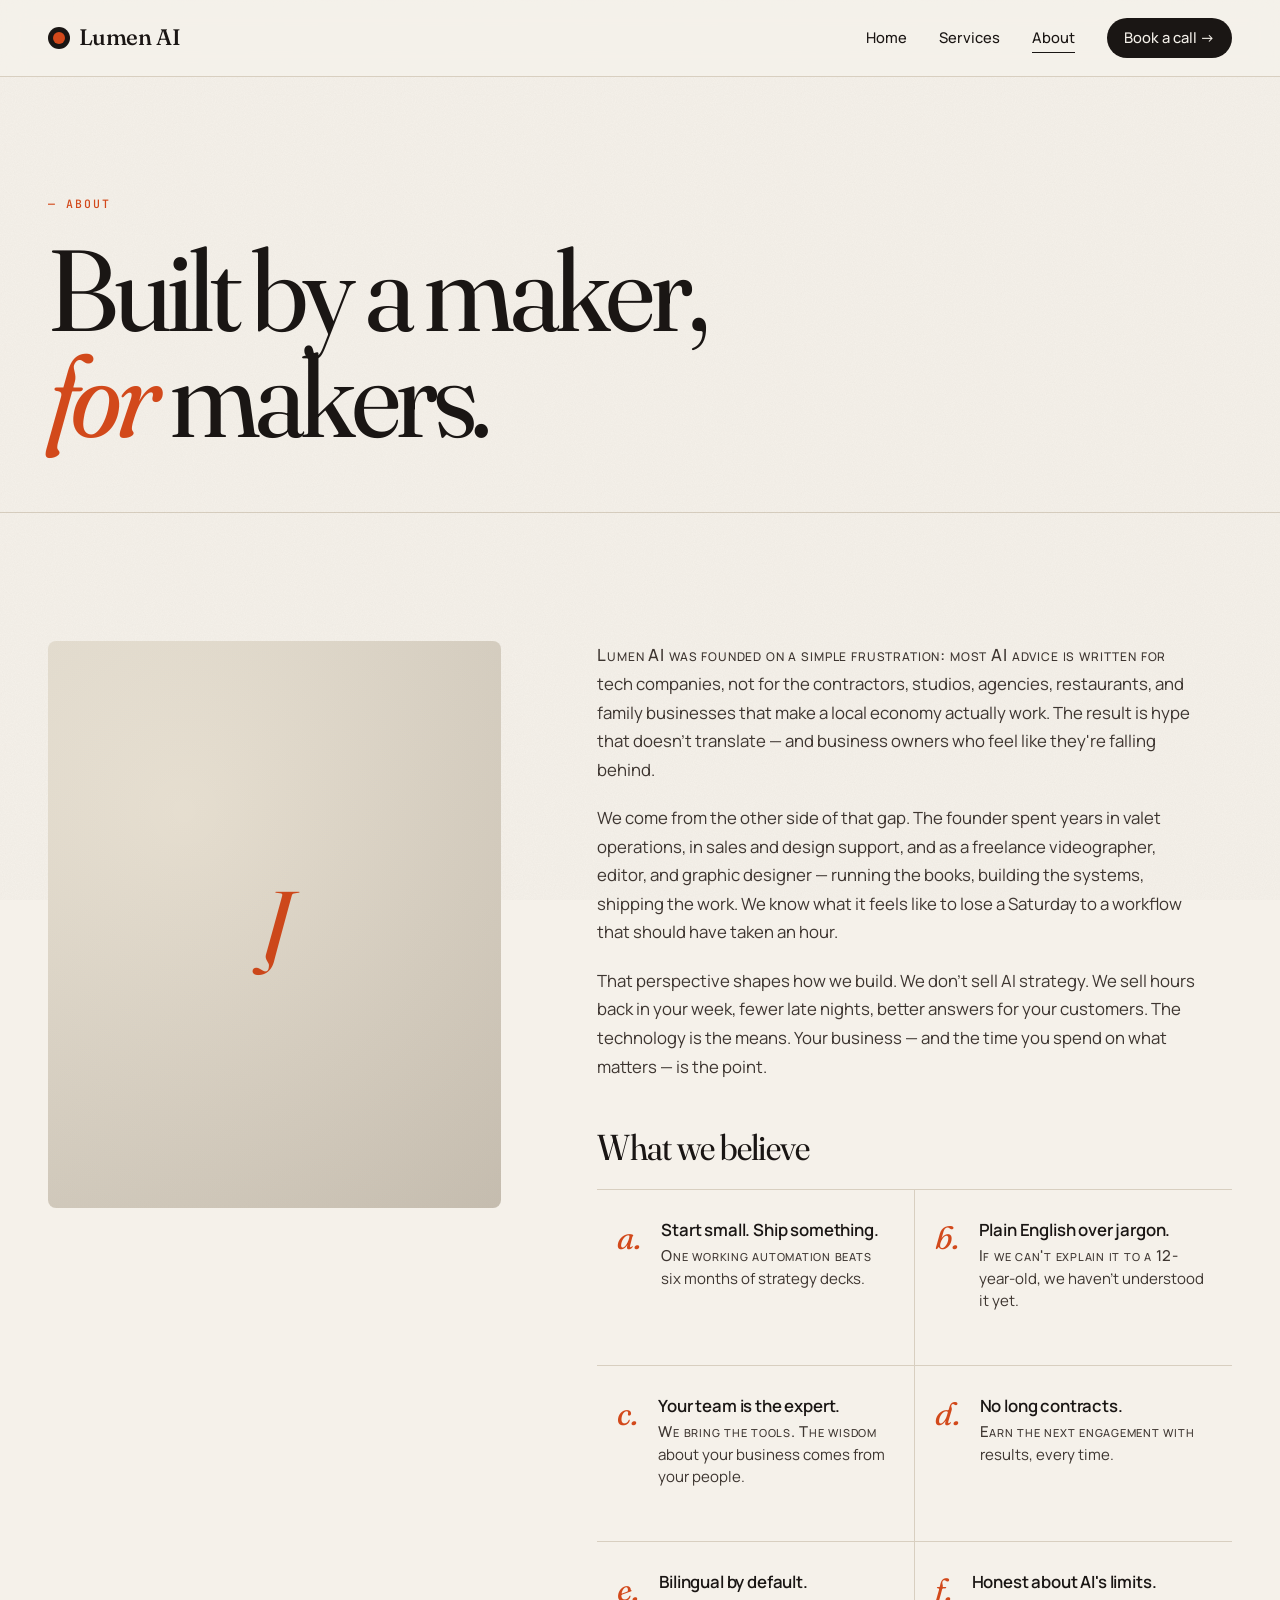
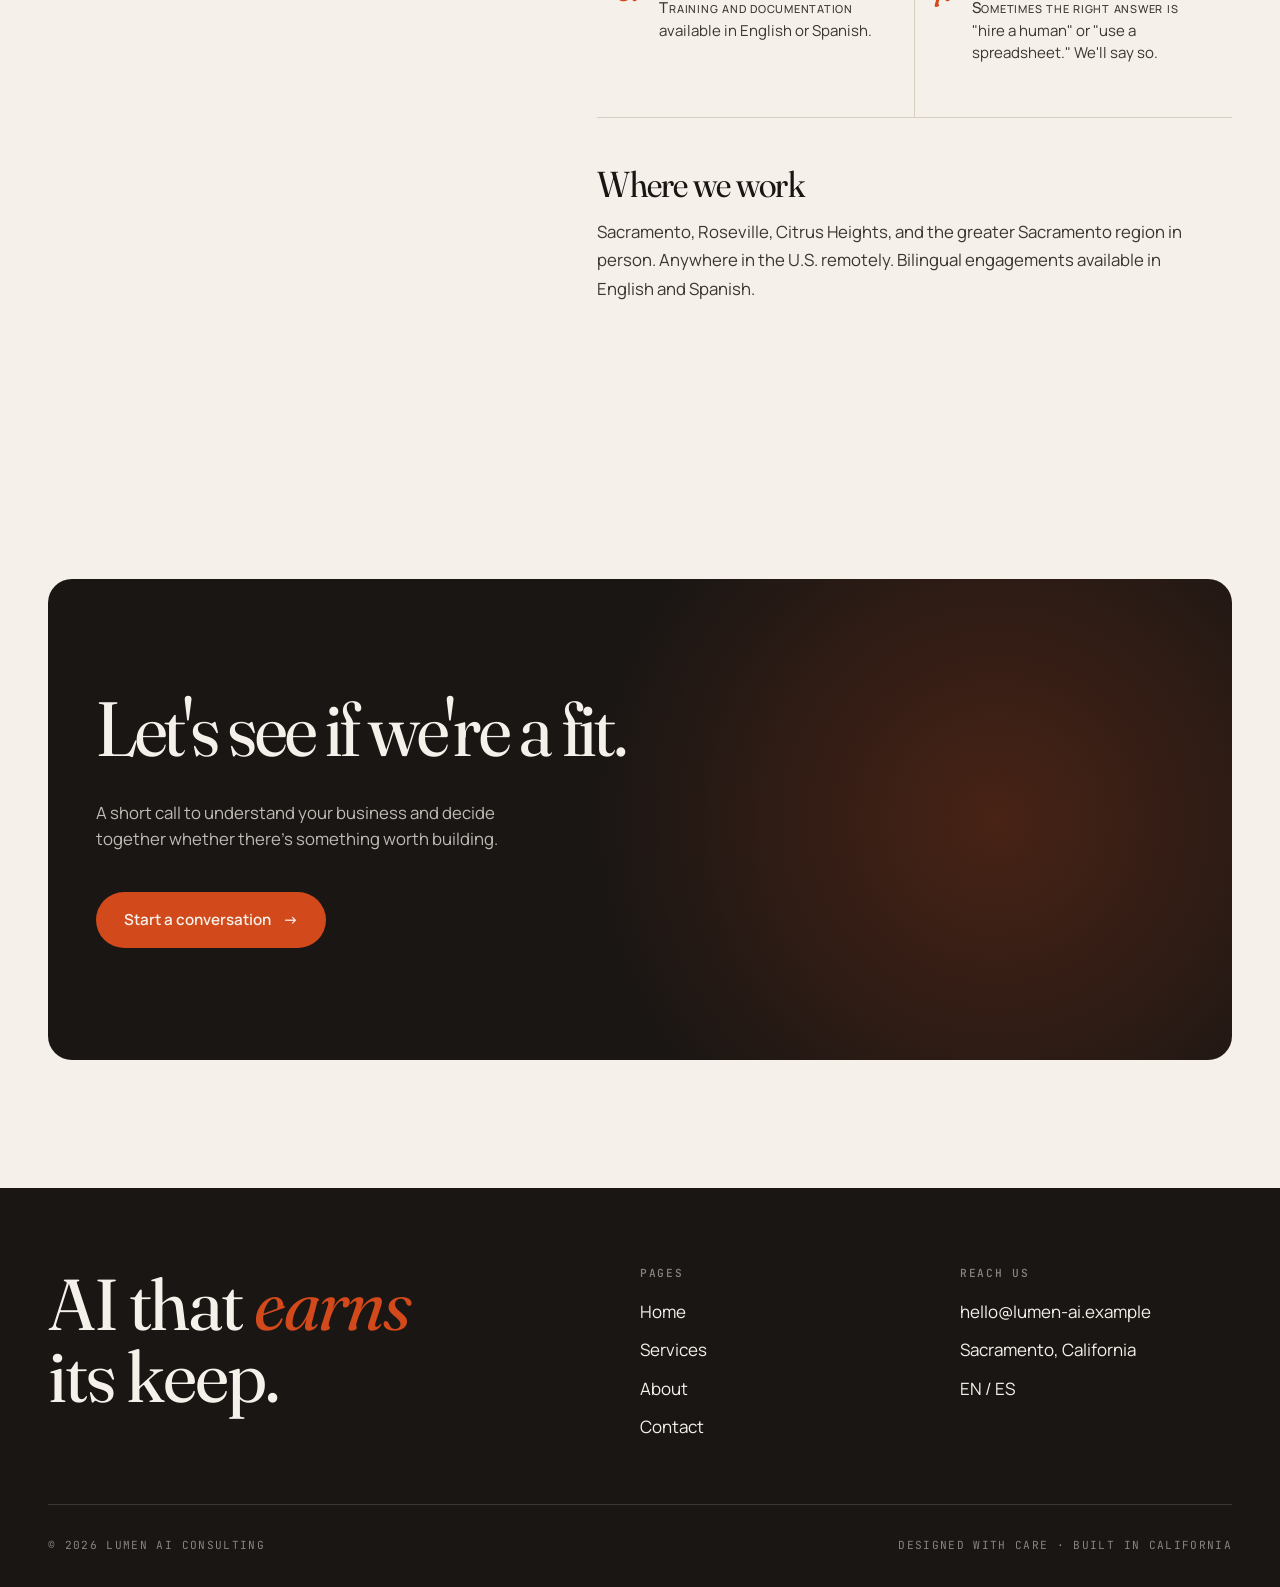
<file: content/ai-consulting/about.html>
<!DOCTYPE html>
<html lang="en">
<head>
  <meta charset="UTF-8" />
  <meta name="viewport" content="width=device-width, initial-scale=1.0" />
  <title>About — Lumen AI</title>
  <meta name="description" content="A practical AI consultancy built on craft, clarity, and respect for the people who actually do the work." />
  <link rel="preconnect" href="https://fonts.googleapis.com" />
  <link rel="preconnect" href="https://fonts.gstatic.com" crossorigin />
  <link href="https://fonts.googleapis.com/css2?family=Fraunces:ital,opsz,wght,SOFT@0,9..144,300..600,30..100;1,9..144,300..600,30..100&family=Manrope:wght@300..700&family=JetBrains+Mono:wght@400;500&display=swap" rel="stylesheet" />
  <link rel="stylesheet" href="styles.css" />
</head>
<body>

  <header class="nav">
    <div class="wrap nav-inner">
      <a href="index.html" class="brand"><span class="mark"></span>Lumen AI</a>
      <button class="nav-toggle" aria-label="Toggle menu" aria-expanded="false">☰</button>
      <nav class="nav-links">
        <a href="index.html">Home</a>
        <a href="services.html">Services</a>
        <a href="about.html">About</a>
        <a href="contact.html" class="cta-mini">Book a call →</a>
      </nav>
    </div>
  </header>

  <section class="page-hero">
    <div class="wrap">
      <span class="eyebrow reveal">— About</span>
      <h1 class="display-xl reveal">
        Built by a maker,<br />
        <em class="italic" style="color: var(--accent);">for</em> makers.
      </h1>
    </div>
  </section>

  <section>
    <div class="wrap">
      <div class="about-grid">
        <div class="about-photo reveal">
          <!-- Replace this with a real headshot:
               <img src="founder.jpg" alt="Josue Trujillo" /> -->
          J
        </div>

        <div class="prose reveal">
          <p>
            Lumen AI was founded on a simple frustration: most AI advice is written for tech companies, not for the contractors, studios, agencies, restaurants, and family businesses that make a local economy actually work. The result is hype that doesn't translate — and business owners who feel like they're falling behind.
          </p>
          <p>
            We come from the other side of that gap. The founder spent years in valet operations, in sales and design support, and as a freelance videographer, editor, and graphic designer — running the books, building the systems, shipping the work. We know what it feels like to lose a Saturday to a workflow that should have taken an hour.
          </p>
          <p>
            That perspective shapes how we build. We don't sell AI strategy. We sell hours back in your week, fewer late nights, better answers for your customers. The technology is the means. Your business — and the time you spend on what matters — is the point.
          </p>

          <h3>What we believe</h3>

          <div class="value-list" style="margin-top: 1.5rem;">
            <div class="value-item">
              <span class="ico">a.</span>
              <div>
                <h4>Start small. Ship something.</h4>
                <p>One working automation beats six months of strategy decks.</p>
              </div>
            </div>
            <div class="value-item">
              <span class="ico">b.</span>
              <div>
                <h4>Plain English over jargon.</h4>
                <p>If we can't explain it to a 12-year-old, we haven't understood it yet.</p>
              </div>
            </div>
            <div class="value-item">
              <span class="ico">c.</span>
              <div>
                <h4>Your team is the expert.</h4>
                <p>We bring the tools. The wisdom about your business comes from your people.</p>
              </div>
            </div>
            <div class="value-item">
              <span class="ico">d.</span>
              <div>
                <h4>No long contracts.</h4>
                <p>Earn the next engagement with results, every time.</p>
              </div>
            </div>
            <div class="value-item">
              <span class="ico">e.</span>
              <div>
                <h4>Bilingual by default.</h4>
                <p>Training and documentation available in English or Spanish.</p>
              </div>
            </div>
            <div class="value-item">
              <span class="ico">f.</span>
              <div>
                <h4>Honest about AI's limits.</h4>
                <p>Sometimes the right answer is "hire a human" or "use a spreadsheet." We'll say so.</p>
              </div>
            </div>
          </div>

          <h3>Where we work</h3>
          <p>
            Sacramento, Roseville, Citrus Heights, and the greater Sacramento region in person. Anywhere in the U.S. remotely. Bilingual engagements available in English and Spanish.
          </p>
        </div>
      </div>
    </div>
  </section>

  <section style="padding-block: 0;">
    <div class="wrap">
      <div class="cta-block reveal">
        <h2 class="display-l">Let's see if we're a fit.</h2>
        <p style="max-width: 44ch; margin-bottom: 2.5rem; color: rgba(245, 241, 234, 0.75); font-size: 1.05rem;">
          A short call to understand your business and decide together whether there's something worth building.
        </p>
        <a href="contact.html" class="btn btn-primary">Start a conversation <span class="arrow">→</span></a>
      </div>
    </div>
  </section>

  <footer>
    <div class="wrap">
      <div class="footer-top">
        <div class="footer-mark">AI that <span class="accent">earns</span><br />its keep.</div>
        <div class="footer-col">
          <h4>Pages</h4>
          <ul>
            <li><a href="index.html">Home</a></li>
            <li><a href="services.html">Services</a></li>
            <li><a href="about.html">About</a></li>
            <li><a href="contact.html">Contact</a></li>
          </ul>
        </div>
        <div class="footer-col">
          <h4>Reach us</h4>
          <ul>
            <li><a href="mailto:hello@lumen-ai.example">hello@lumen-ai.example</a></li>
            <li>Sacramento, California</li>
            <li>EN / ES</li>
          </ul>
        </div>
      </div>
      <div class="footer-bot">
        <span>© 2026 Lumen AI Consulting</span>
        <span>Designed with care · Built in California</span>
      </div>
    </div>
  </footer>

  <script src="script.js"></script>
</body>
</html>
</file>
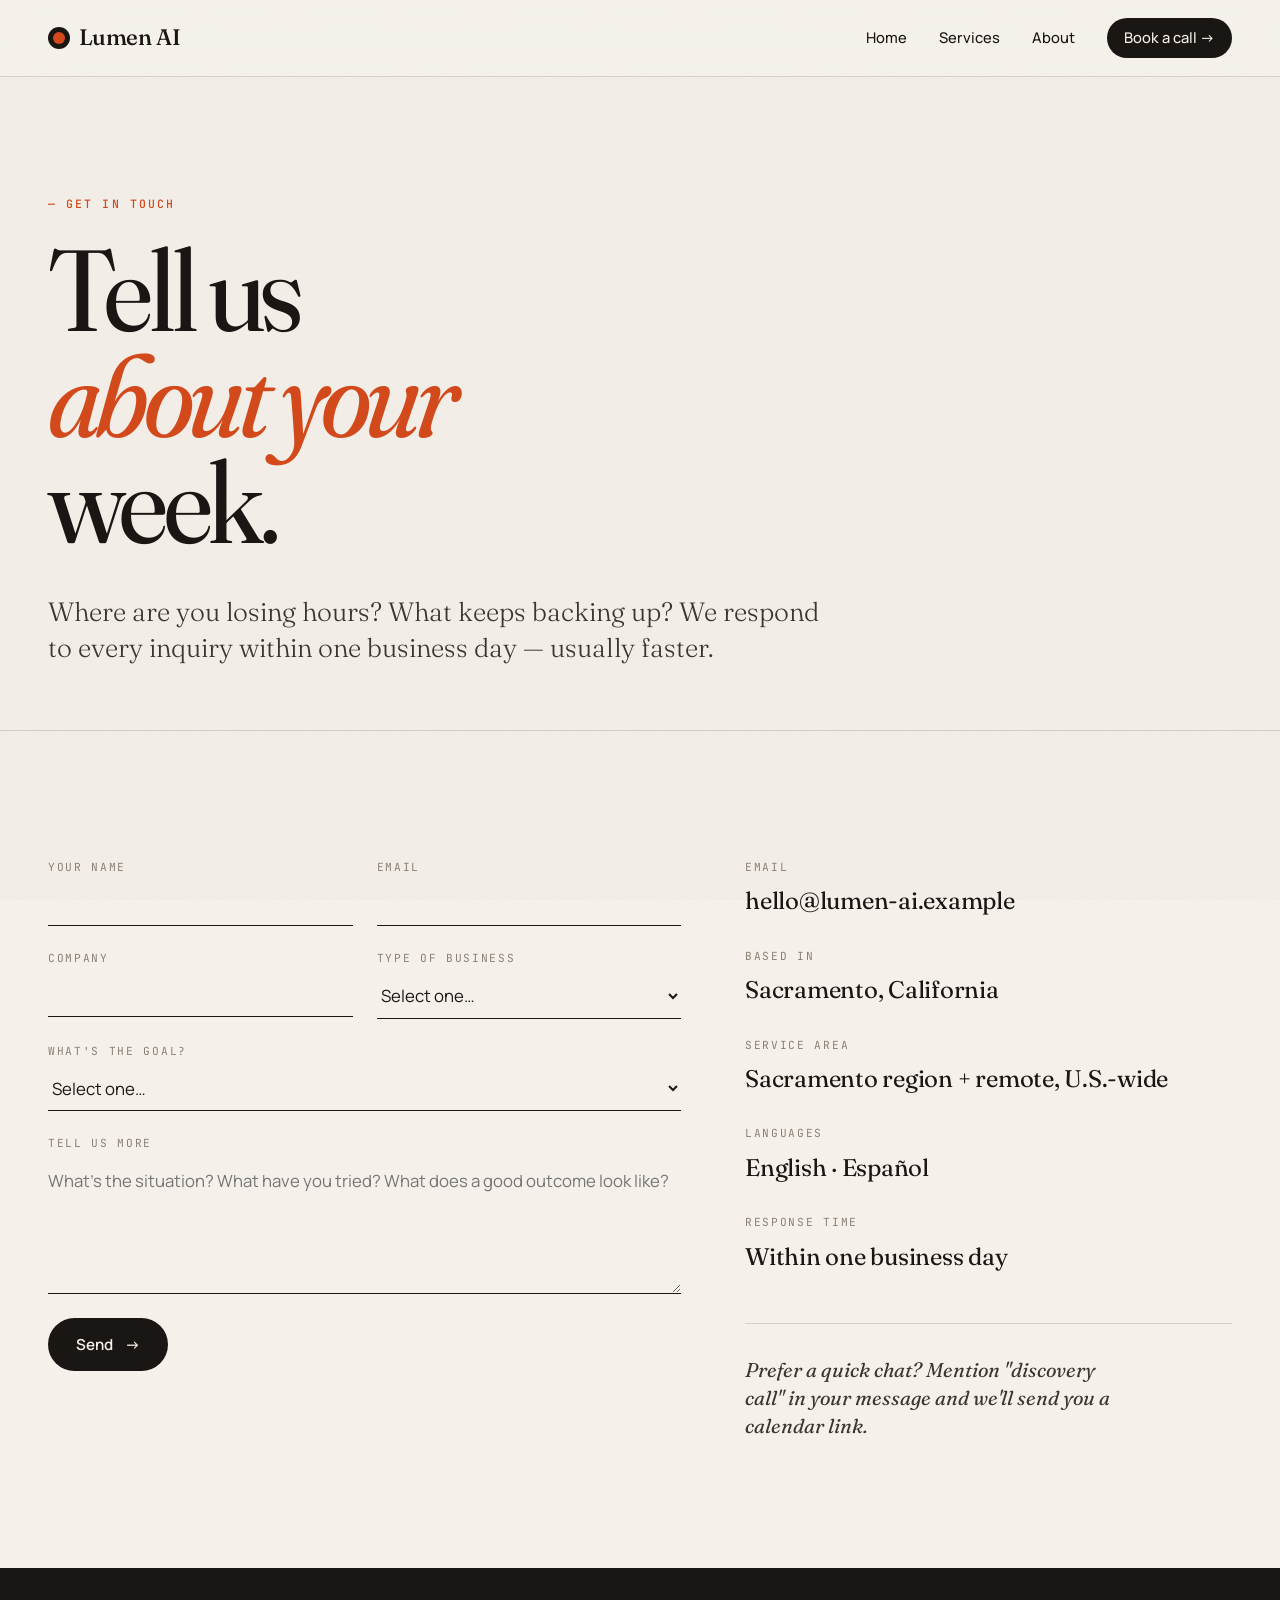
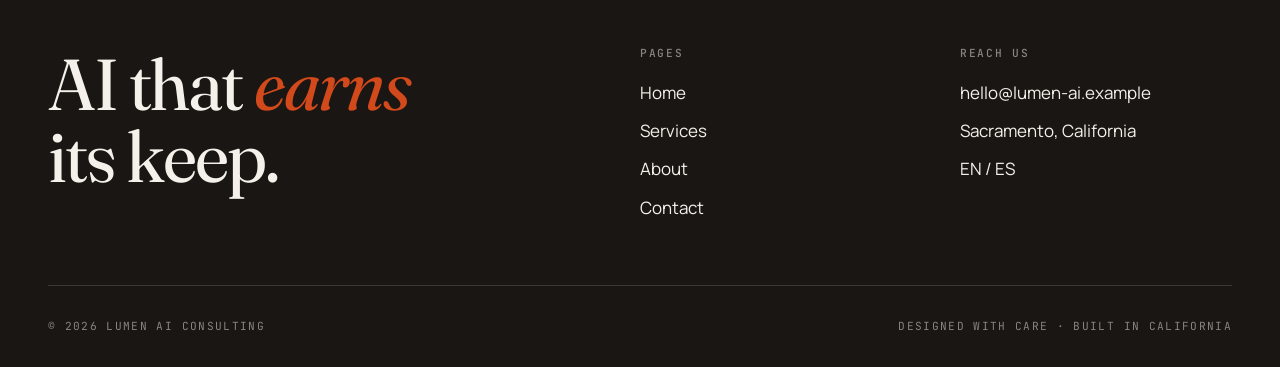
<file: content/ai-consulting/contact.html>
<!DOCTYPE html>
<html lang="en">
<head>
  <meta charset="UTF-8" />
  <meta name="viewport" content="width=device-width, initial-scale=1.0" />
  <title>Contact — Lumen AI</title>
  <meta name="description" content="Tell us about your business and what's eating your week. We'll respond within one business day." />
  <link rel="preconnect" href="https://fonts.googleapis.com" />
  <link rel="preconnect" href="https://fonts.gstatic.com" crossorigin />
  <link href="https://fonts.googleapis.com/css2?family=Fraunces:ital,opsz,wght,SOFT@0,9..144,300..600,30..100;1,9..144,300..600,30..100&family=Manrope:wght@300..700&family=JetBrains+Mono:wght@400;500&display=swap" rel="stylesheet" />
  <link rel="stylesheet" href="styles.css" />
</head>
<body>

  <header class="nav">
    <div class="wrap nav-inner">
      <a href="index.html" class="brand"><span class="mark"></span>Lumen AI</a>
      <button class="nav-toggle" aria-label="Toggle menu" aria-expanded="false">☰</button>
      <nav class="nav-links">
        <a href="index.html">Home</a>
        <a href="services.html">Services</a>
        <a href="about.html">About</a>
        <a href="contact.html" class="cta-mini">Book a call →</a>
      </nav>
    </div>
  </header>

  <section class="page-hero">
    <div class="wrap">
      <span class="eyebrow reveal">— Get in touch</span>
      <h1 class="display-xl reveal">
        Tell us<br />
        <em class="italic" style="color: var(--accent);">about your</em><br />
        week.
      </h1>
      <p class="lede reveal" style="margin-top: 2.5rem; max-width: 50ch;">
        Where are you losing hours? What keeps backing up? We respond to every inquiry within one business day — usually faster.
      </p>
    </div>
  </section>

  <section>
    <div class="wrap">
      <div class="contact-grid">

        <!-- ====== FORM ====== -->
        <div class="reveal">
          <form id="contact-form" class="form" novalidate>
            <div class="field">
              <label for="name">Your name</label>
              <input id="name" name="name" type="text" required autocomplete="name" />
            </div>
            <div class="field">
              <label for="email">Email</label>
              <input id="email" name="email" type="email" required autocomplete="email" />
            </div>
            <div class="field">
              <label for="company">Company</label>
              <input id="company" name="company" type="text" autocomplete="organization" />
            </div>
            <div class="field">
              <label for="industry">Type of business</label>
              <select id="industry" name="industry">
                <option value="">Select one…</option>
                <option>Trades / Contracting</option>
                <option>Creative agency / Studio</option>
                <option>Restaurant / Hospitality</option>
                <option>Retail / E-commerce</option>
                <option>Professional services</option>
                <option>Real estate</option>
                <option>Nonprofit</option>
                <option>Other</option>
              </select>
            </div>
            <div class="field full">
              <label for="goal">What's the goal?</label>
              <select id="goal" name="goal">
                <option value="">Select one…</option>
                <option>Free up time on admin / repetitive work</option>
                <option>Improve customer service / responsiveness</option>
                <option>Speed up sales / proposals / quoting</option>
                <option>Improve marketing or content production</option>
                <option>Train my team on AI</option>
                <option>I'm not sure yet — let's talk</option>
              </select>
            </div>
            <div class="field full">
              <label for="message">Tell us more</label>
              <textarea id="message" name="message" rows="5" placeholder="What's the situation? What have you tried? What does a good outcome look like?"></textarea>
            </div>
            <div class="full" style="display:flex; align-items:center; gap:1.5rem; flex-wrap:wrap;">
              <button type="submit" class="btn btn-primary">Send <span class="arrow">→</span></button>
              <p id="form-status" style="font-family: var(--mono); font-size: 0.78rem; letter-spacing: 0.1em; text-transform: uppercase; color: var(--muted); opacity: 0; transition: opacity 0.4s var(--ease); flex: 1 1 200px;"></p>
            </div>
          </form>
        </div>

        <!-- ====== CONTACT INFO ====== -->
        <aside class="contact-info reveal">
          <dl>
            <div>
              <dt>Email</dt>
              <dd><a href="mailto:hello@lumen-ai.example">hello@lumen-ai.example</a></dd>
            </div>
            <div>
              <dt>Based in</dt>
              <dd>Sacramento, California</dd>
            </div>
            <div>
              <dt>Service area</dt>
              <dd>Sacramento region + remote, U.S.-wide</dd>
            </div>
            <div>
              <dt>Languages</dt>
              <dd>English · Español</dd>
            </div>
            <div>
              <dt>Response time</dt>
              <dd>Within one business day</dd>
            </div>
          </dl>

          <div style="margin-top: 3rem; padding-top: 2rem; border-top: 1px solid var(--line);">
            <p style="font-family: var(--display); font-size: 1.25rem; line-height: 1.4; font-style: italic; color: var(--ink-soft); max-width: 30ch;">
              Prefer a quick chat? Mention "discovery call" in your message and we'll send you a calendar link.
            </p>
          </div>
        </aside>

      </div>
    </div>
  </section>

  <footer>
    <div class="wrap">
      <div class="footer-top">
        <div class="footer-mark">AI that <span class="accent">earns</span><br />its keep.</div>
        <div class="footer-col">
          <h4>Pages</h4>
          <ul>
            <li><a href="index.html">Home</a></li>
            <li><a href="services.html">Services</a></li>
            <li><a href="about.html">About</a></li>
            <li><a href="contact.html">Contact</a></li>
          </ul>
        </div>
        <div class="footer-col">
          <h4>Reach us</h4>
          <ul>
            <li><a href="mailto:hello@lumen-ai.example">hello@lumen-ai.example</a></li>
            <li>Sacramento, California</li>
            <li>EN / ES</li>
          </ul>
        </div>
      </div>
      <div class="footer-bot">
        <span>© 2026 Lumen AI Consulting</span>
        <span>Designed with care · Built in California</span>
      </div>
    </div>
  </footer>

  <script src="script.js"></script>
</body>
</html>
</file>
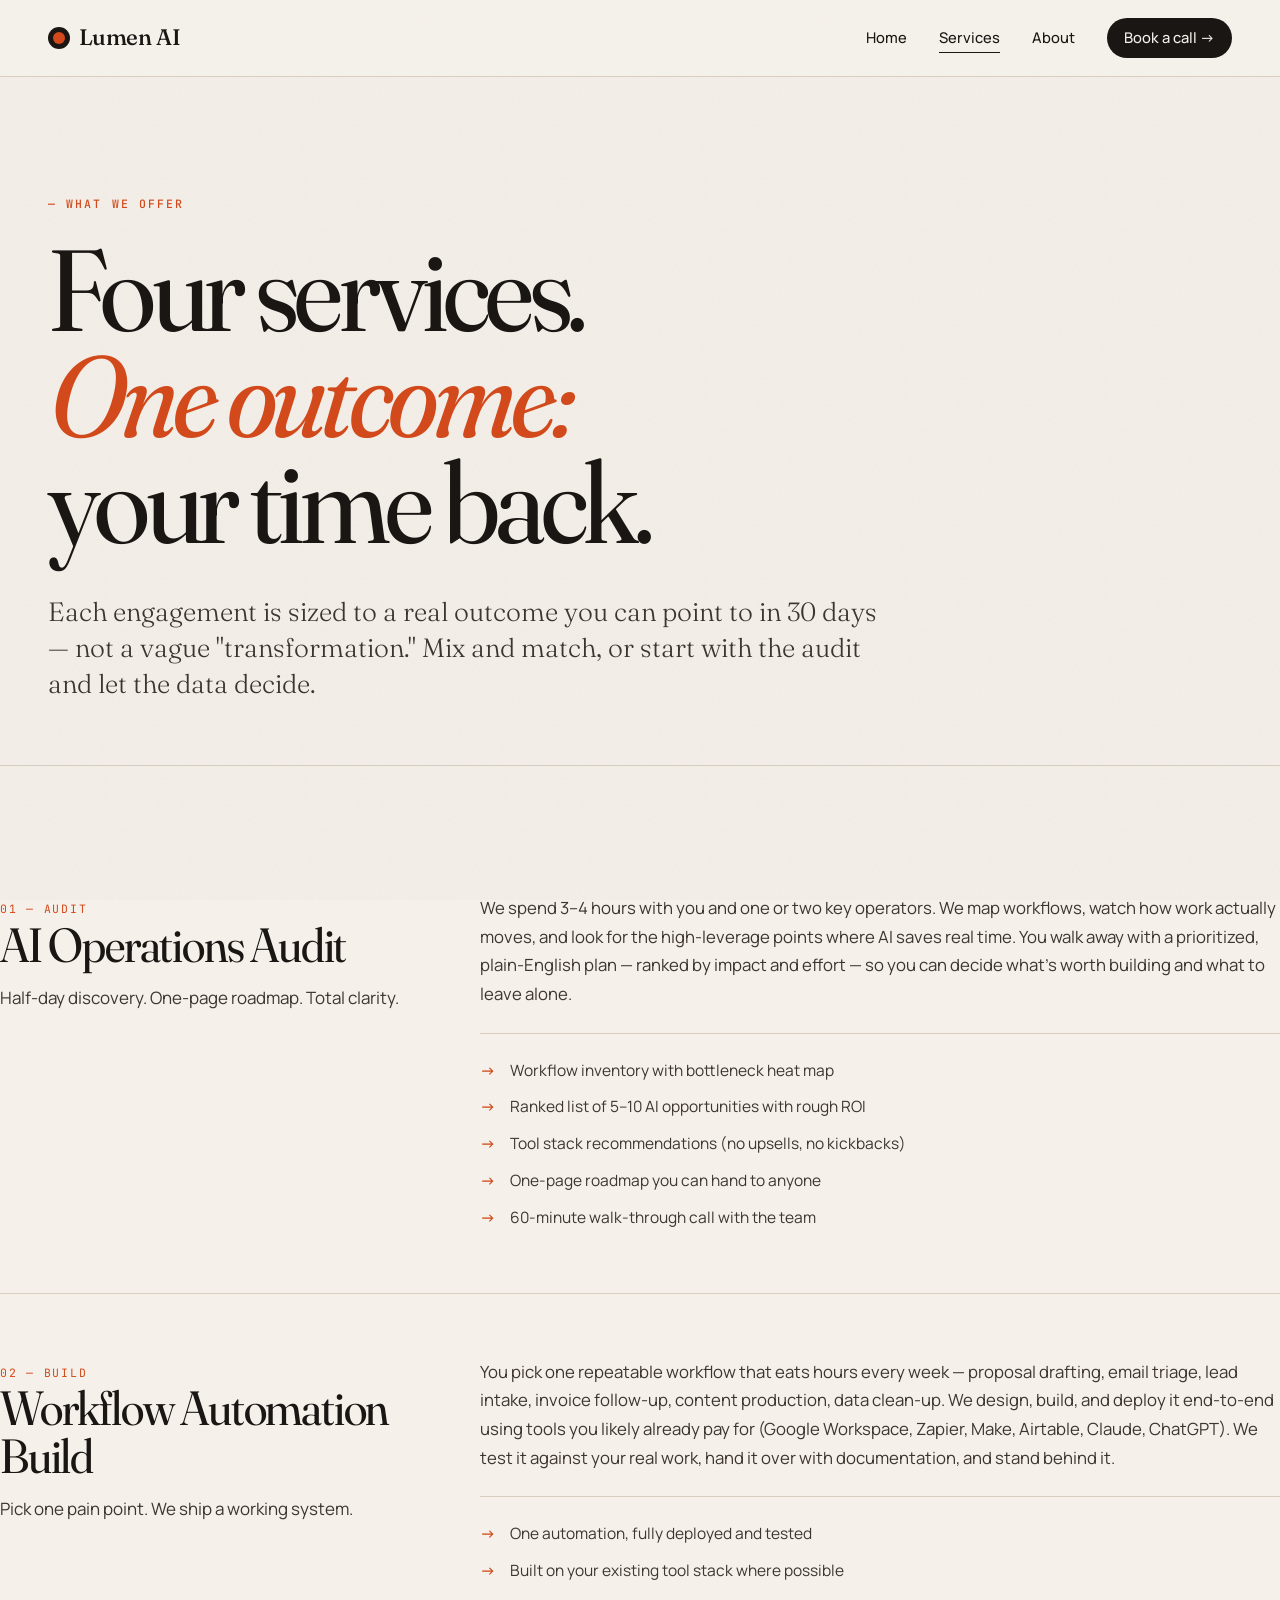
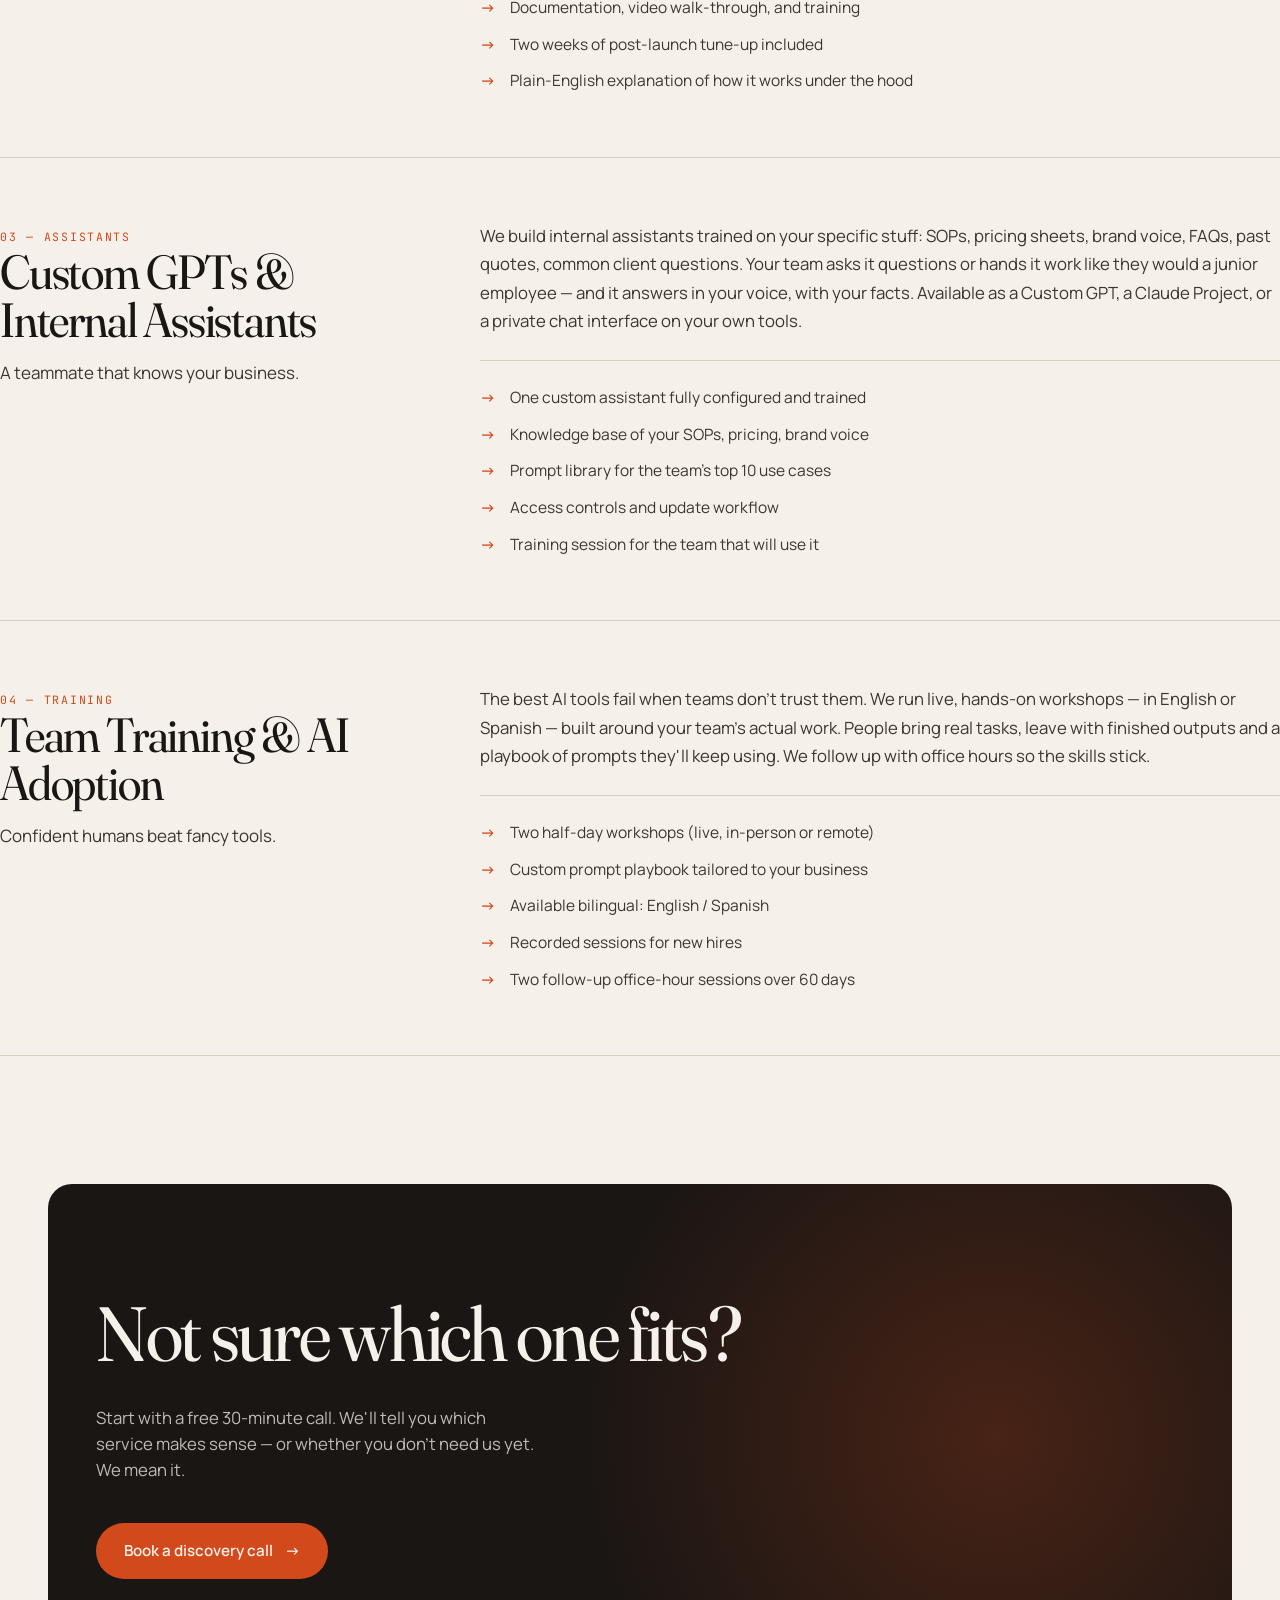
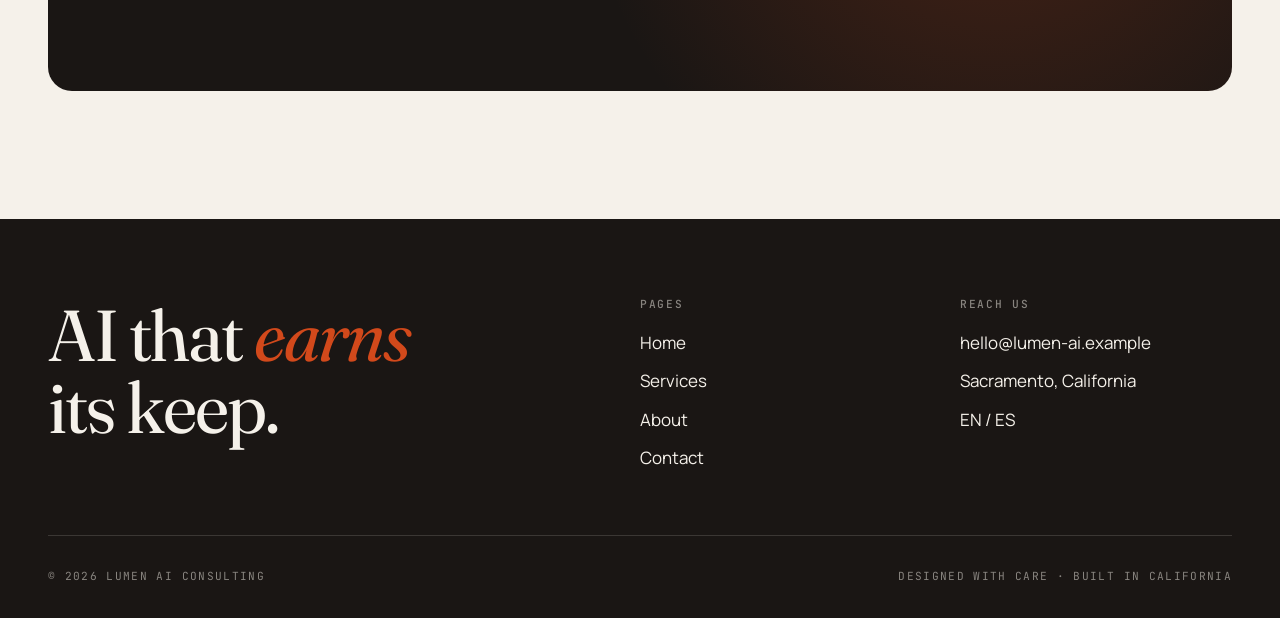
<file: content/ai-consulting/services.html>
<!DOCTYPE html>
<html lang="en">
<head>
  <meta charset="UTF-8" />
  <meta name="viewport" content="width=device-width, initial-scale=1.0" />
  <title>Services — Lumen AI</title>
  <meta name="description" content="AI operations audits, custom automations, internal assistants, and team training — for businesses ready to move past the hype." />
  <link rel="preconnect" href="https://fonts.googleapis.com" />
  <link rel="preconnect" href="https://fonts.gstatic.com" crossorigin />
  <link href="https://fonts.googleapis.com/css2?family=Fraunces:ital,opsz,wght,SOFT@0,9..144,300..600,30..100;1,9..144,300..600,30..100&family=Manrope:wght@300..700&family=JetBrains+Mono:wght@400;500&display=swap" rel="stylesheet" />
  <link rel="stylesheet" href="styles.css" />
</head>
<body>

  <header class="nav">
    <div class="wrap nav-inner">
      <a href="index.html" class="brand"><span class="mark"></span>Lumen AI</a>
      <button class="nav-toggle" aria-label="Toggle menu" aria-expanded="false">☰</button>
      <nav class="nav-links">
        <a href="index.html">Home</a>
        <a href="services.html">Services</a>
        <a href="about.html">About</a>
        <a href="contact.html" class="cta-mini">Book a call →</a>
      </nav>
    </div>
  </header>

  <!-- ====== PAGE HERO ====== -->
  <section class="page-hero">
    <div class="wrap">
      <span class="eyebrow reveal">— What we offer</span>
      <h1 class="display-xl reveal">
        Four services.<br /><em class="italic" style="color:var(--accent);">One outcome:</em><br />
        your time back.
      </h1>
      <p class="lede reveal" style="margin-top: 2.5rem; max-width: 52ch;">
        Each engagement is sized to a real outcome you can point to in 30 days — not a vague "transformation." Mix and match, or start with the audit and let the data decide.
      </p>
    </div>
  </section>

  <!-- ====== SVC 01 ====== -->
  <section id="audit" class="svc-detail" style="padding-top: var(--section-y);">
    <div class="wrap" style="display:contents;">
      <div class="reveal">
        <span class="label">01 — Audit</span>
        <h2>AI Operations Audit</h2>
        <p style="margin-top:1rem; color: var(--ink-soft);">Half-day discovery. One-page roadmap. Total clarity.</p>
      </div>
      <div class="reveal">
        <p style="color: var(--ink-soft); font-size: 1.05rem; line-height: 1.7;">
          We spend 3–4 hours with you and one or two key operators. We map workflows, watch how work actually moves, and look for the high-leverage points where AI saves real time. You walk away with a prioritized, plain-English plan — ranked by impact and effort — so you can decide what's worth building and what to leave alone.
        </p>
        <ul class="deliverables">
          <li>Workflow inventory with bottleneck heat map</li>
          <li>Ranked list of 5–10 AI opportunities with rough ROI</li>
          <li>Tool stack recommendations (no upsells, no kickbacks)</li>
          <li>One-page roadmap you can hand to anyone</li>
          <li>60-minute walk-through call with the team</li>
        </ul>
      </div>
    </div>
  </section>

  <!-- ====== SVC 02 ====== -->
  <section id="automation" class="svc-detail">
    <div class="wrap" style="display:contents;">
      <div class="reveal">
        <span class="label">02 — Build</span>
        <h2>Workflow Automation Build</h2>
        <p style="margin-top:1rem; color: var(--ink-soft);">Pick one pain point. We ship a working system.</p>
      </div>
      <div class="reveal">
        <p style="color: var(--ink-soft); font-size: 1.05rem; line-height: 1.7;">
          You pick one repeatable workflow that eats hours every week — proposal drafting, email triage, lead intake, invoice follow-up, content production, data clean-up. We design, build, and deploy it end-to-end using tools you likely already pay for (Google Workspace, Zapier, Make, Airtable, Claude, ChatGPT). We test it against your real work, hand it over with documentation, and stand behind it.
        </p>
        <ul class="deliverables">
          <li>One automation, fully deployed and tested</li>
          <li>Built on your existing tool stack where possible</li>
          <li>Documentation, video walk-through, and training</li>
          <li>Two weeks of post-launch tune-up included</li>
          <li>Plain-English explanation of how it works under the hood</li>
        </ul>
      </div>
    </div>
  </section>

  <!-- ====== SVC 03 ====== -->
  <section id="assistants" class="svc-detail">
    <div class="wrap" style="display:contents;">
      <div class="reveal">
        <span class="label">03 — Assistants</span>
        <h2>Custom GPTs &amp; Internal Assistants</h2>
        <p style="margin-top:1rem; color: var(--ink-soft);">A teammate that knows your business.</p>
      </div>
      <div class="reveal">
        <p style="color: var(--ink-soft); font-size: 1.05rem; line-height: 1.7;">
          We build internal assistants trained on your specific stuff: SOPs, pricing sheets, brand voice, FAQs, past quotes, common client questions. Your team asks it questions or hands it work like they would a junior employee — and it answers in your voice, with your facts. Available as a Custom GPT, a Claude Project, or a private chat interface on your own tools.
        </p>
        <ul class="deliverables">
          <li>One custom assistant fully configured and trained</li>
          <li>Knowledge base of your SOPs, pricing, brand voice</li>
          <li>Prompt library for the team's top 10 use cases</li>
          <li>Access controls and update workflow</li>
          <li>Training session for the team that will use it</li>
        </ul>
      </div>
    </div>
  </section>

  <!-- ====== SVC 04 ====== -->
  <section id="training" class="svc-detail">
    <div class="wrap" style="display:contents;">
      <div class="reveal">
        <span class="label">04 — Training</span>
        <h2>Team Training &amp; AI Adoption</h2>
        <p style="margin-top:1rem; color: var(--ink-soft);">Confident humans beat fancy tools.</p>
      </div>
      <div class="reveal">
        <p style="color: var(--ink-soft); font-size: 1.05rem; line-height: 1.7;">
          The best AI tools fail when teams don't trust them. We run live, hands-on workshops — in English or Spanish — built around your team's actual work. People bring real tasks, leave with finished outputs and a playbook of prompts they'll keep using. We follow up with office hours so the skills stick.
        </p>
        <ul class="deliverables">
          <li>Two half-day workshops (live, in-person or remote)</li>
          <li>Custom prompt playbook tailored to your business</li>
          <li>Available bilingual: English / Spanish</li>
          <li>Recorded sessions for new hires</li>
          <li>Two follow-up office-hour sessions over 60 days</li>
        </ul>
      </div>
    </div>
  </section>

  <!-- ====== CTA ====== -->
  <section style="padding-block: 0;">
    <div class="wrap">
      <div class="cta-block reveal">
        <h2 class="display-l">Not sure which one fits?</h2>
        <p style="max-width: 44ch; margin-bottom: 2.5rem; color: rgba(245, 241, 234, 0.75); font-size: 1.05rem;">
          Start with a free 30-minute call. We'll tell you which service makes sense — or whether you don't need us yet. We mean it.
        </p>
        <a href="contact.html" class="btn btn-primary">Book a discovery call <span class="arrow">→</span></a>
      </div>
    </div>
  </section>

  <footer>
    <div class="wrap">
      <div class="footer-top">
        <div class="footer-mark">AI that <span class="accent">earns</span><br />its keep.</div>
        <div class="footer-col">
          <h4>Pages</h4>
          <ul>
            <li><a href="index.html">Home</a></li>
            <li><a href="services.html">Services</a></li>
            <li><a href="about.html">About</a></li>
            <li><a href="contact.html">Contact</a></li>
          </ul>
        </div>
        <div class="footer-col">
          <h4>Reach us</h4>
          <ul>
            <li><a href="mailto:hello@lumen-ai.example">hello@lumen-ai.example</a></li>
            <li>Sacramento, California</li>
            <li>EN / ES</li>
          </ul>
        </div>
      </div>
      <div class="footer-bot">
        <span>© 2026 Lumen AI Consulting</span>
        <span>Designed with care · Built in California</span>
      </div>
    </div>
  </footer>

  <script src="script.js"></script>
</body>
</html>
</file>
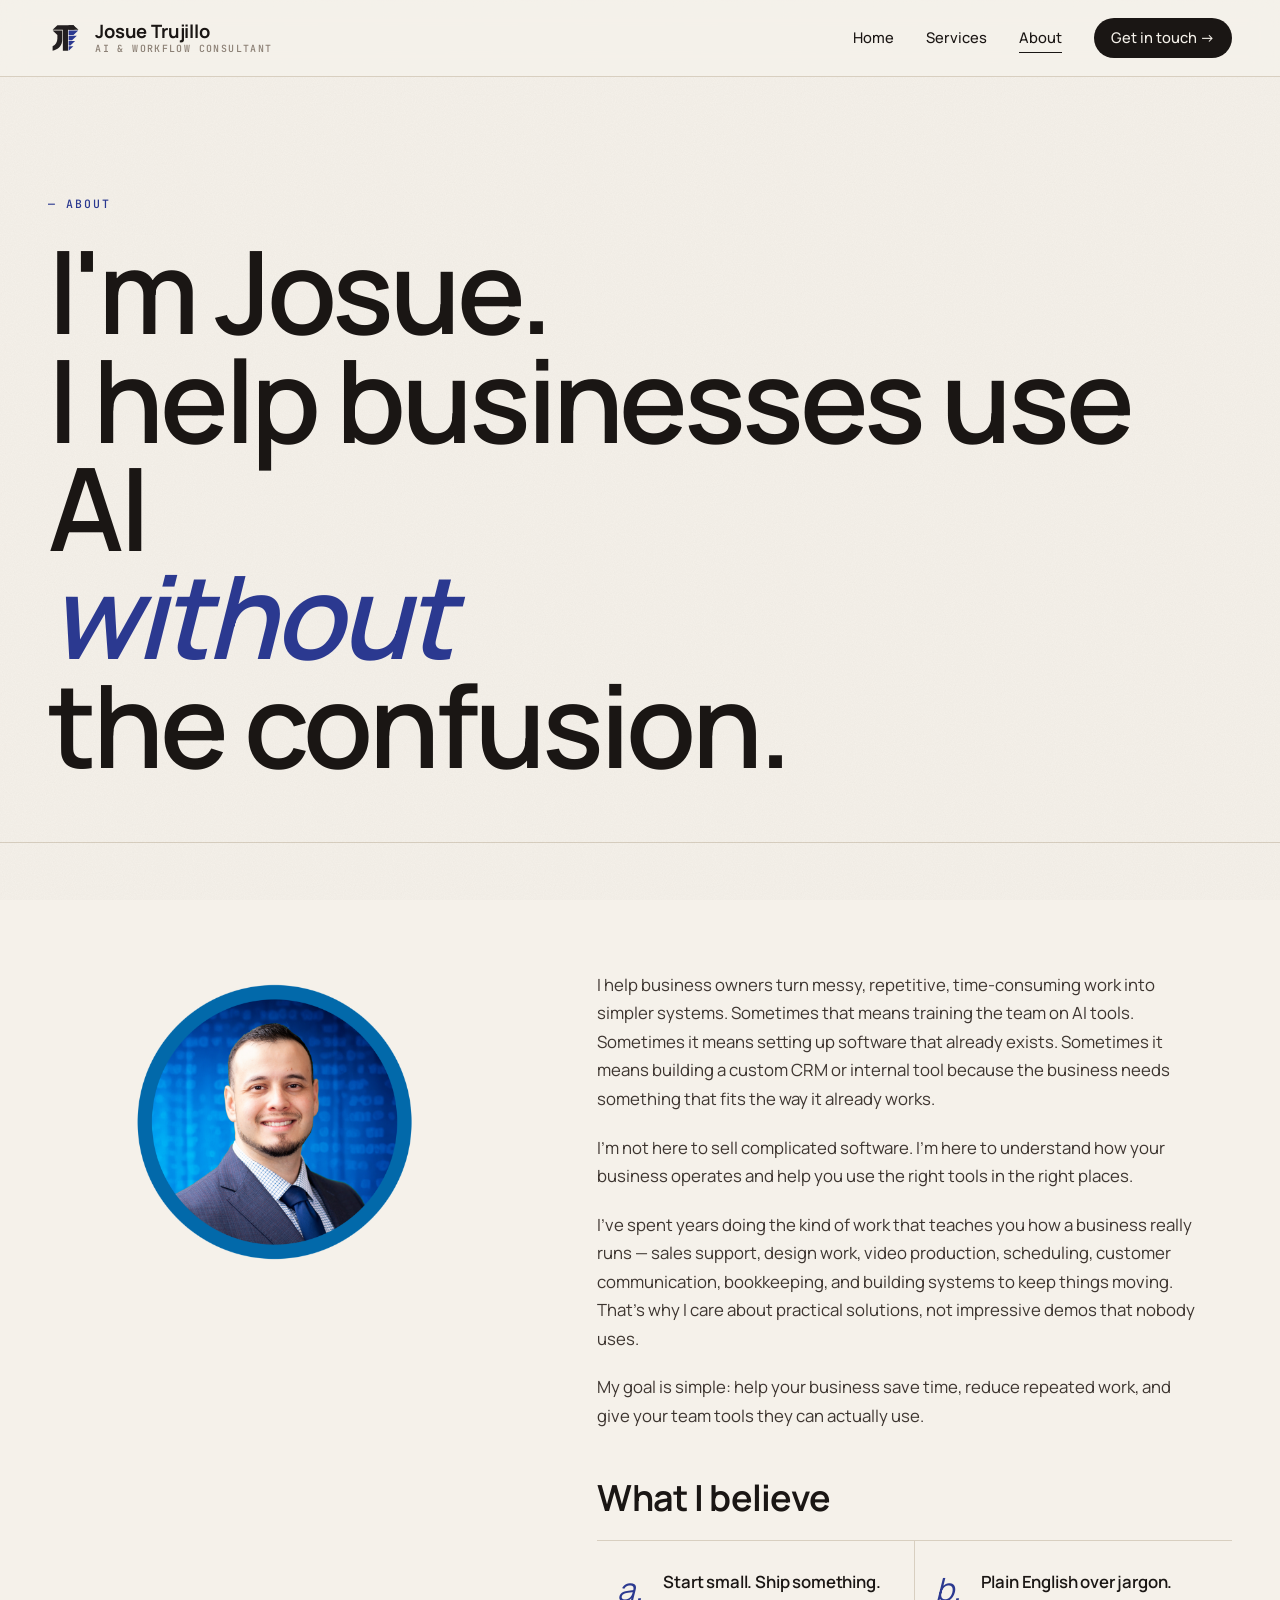
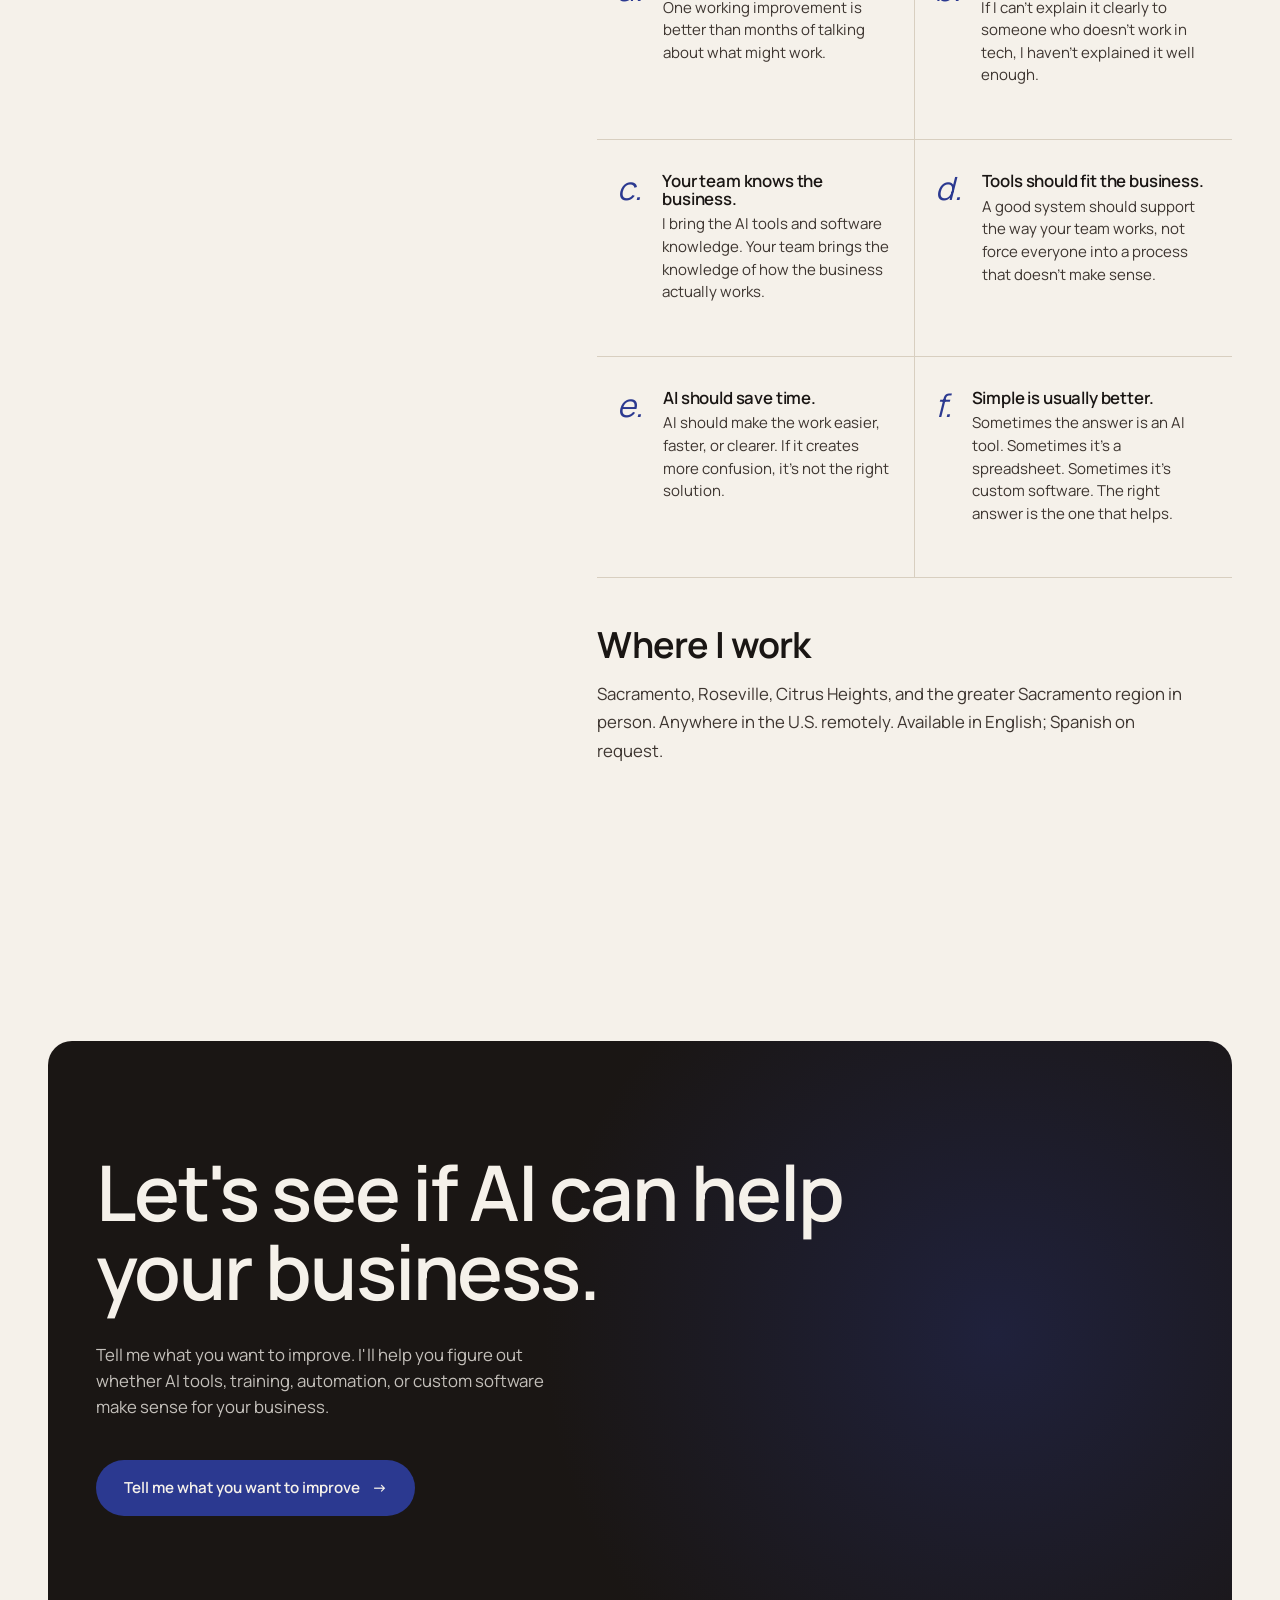
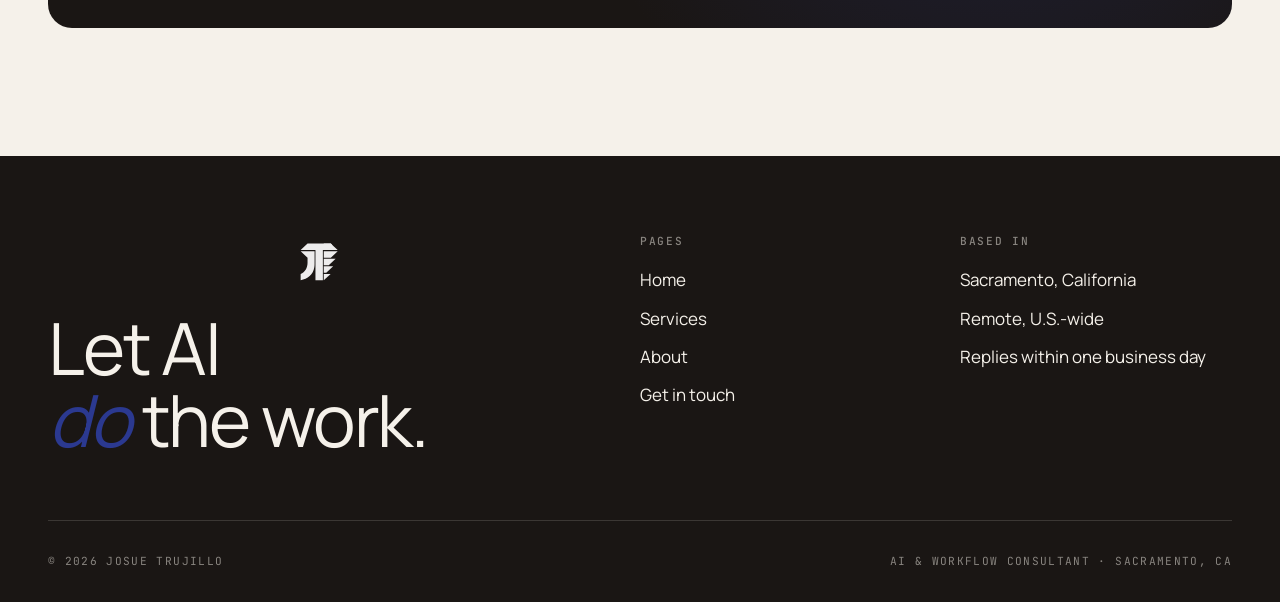
<file: standalone-sites/ai-consulting/about.html>
<!DOCTYPE html>
<html lang="en">
<head>
  <meta charset="UTF-8" />
  <meta name="viewport" content="width=device-width, initial-scale=1.0" />
  <title>About — Josue Trujillo, AI Consultant</title>
  <meta name="description" content="I help businesses use AI, automation, training, and custom software without the confusion. Practical AI consulting from Josue Trujillo." />
  <link rel="icon" type="image/svg+xml" href="jt-logo.svg" />
  <link rel="preconnect" href="https://fonts.googleapis.com" />
  <link rel="preconnect" href="https://fonts.gstatic.com" crossorigin />
  <link href="https://fonts.googleapis.com/css2?family=Manrope:wght@300..800&family=JetBrains+Mono:wght@400;500&display=swap" rel="stylesheet" />
  <link rel="stylesheet" href="styles.css" />
</head>
<body>

  <header class="nav">
    <div class="wrap nav-inner">
      <a href="index.html" class="brand" aria-label="Josue Trujillo — AI & Workflow Consultant, home">
        <img src="jt-logo.svg" alt="" class="brand-logo" />
        <span class="brand-text">
          <span class="brand-name">Josue Trujillo</span>
          <span class="brand-tag">AI &amp; Workflow Consultant</span>
        </span>
      </a>
      <button class="nav-toggle" aria-label="Toggle menu" aria-expanded="false">☰</button>
      <nav class="nav-links">
        <a href="index.html">Home</a>
        <a href="services.html">Services</a>
        <a href="about.html">About</a>
        <a href="contact.html" class="cta-mini">Get in touch →</a>
      </nav>
    </div>
  </header>

  <section class="page-hero">
    <div class="wrap">
      <span class="eyebrow reveal">— About</span>
      <h1 class="display-xl reveal">
        I'm Josue.<br />
        I help businesses use AI<br />
        <em class="italic" style="color: var(--accent);">without</em><br />
        the confusion.
      </h1>
    </div>
  </section>

  <section>
    <div class="wrap">
      <div class="about-grid">
        <div class="about-photo reveal">
          <img src="josue-trujillo-about.png" alt="Josue Trujillo" />
        </div>

        <div class="prose reveal">
          <p>
            I help business owners turn messy, repetitive, time-consuming work into simpler systems. Sometimes that means training the team on AI tools. Sometimes it means setting up software that already exists. Sometimes it means building a custom CRM or internal tool because the business needs something that fits the way it already works.
          </p>
          <p>
            I'm not here to sell complicated software. I'm here to understand how your business operates and help you use the right tools in the right places.
          </p>
          <p>
            I've spent years doing the kind of work that teaches you how a business really runs — sales support, design work, video production, scheduling, customer communication, bookkeeping, and building systems to keep things moving. That's why I care about practical solutions, not impressive demos that nobody uses.
          </p>
          <p>
            My goal is simple: help your business save time, reduce repeated work, and give your team tools they can actually use.
          </p>

          <h3>What I believe</h3>

          <div class="value-list" style="margin-top: 1.5rem;">
            <div class="value-item">
              <span class="ico">a.</span>
              <div>
                <h4>Start small. Ship something.</h4>
                <p>One working improvement is better than months of talking about what might work.</p>
              </div>
            </div>
            <div class="value-item">
              <span class="ico">b.</span>
              <div>
                <h4>Plain English over jargon.</h4>
                <p>If I can't explain it clearly to someone who doesn't work in tech, I haven't explained it well enough.</p>
              </div>
            </div>
            <div class="value-item">
              <span class="ico">c.</span>
              <div>
                <h4>Your team knows the business.</h4>
                <p>I bring the AI tools and software knowledge. Your team brings the knowledge of how the business actually works.</p>
              </div>
            </div>
            <div class="value-item">
              <span class="ico">d.</span>
              <div>
                <h4>Tools should fit the business.</h4>
                <p>A good system should support the way your team works, not force everyone into a process that doesn't make sense.</p>
              </div>
            </div>
            <div class="value-item">
              <span class="ico">e.</span>
              <div>
                <h4>AI should save time.</h4>
                <p>AI should make the work easier, faster, or clearer. If it creates more confusion, it's not the right solution.</p>
              </div>
            </div>
            <div class="value-item">
              <span class="ico">f.</span>
              <div>
                <h4>Simple is usually better.</h4>
                <p>Sometimes the answer is an AI tool. Sometimes it's a spreadsheet. Sometimes it's custom software. The right answer is the one that helps.</p>
              </div>
            </div>
          </div>

          <h3>Where I work</h3>
          <p>
            Sacramento, Roseville, Citrus Heights, and the greater Sacramento region in person. Anywhere in the U.S. remotely. Available in English; Spanish on request.
          </p>
        </div>
      </div>
    </div>
  </section>

  <section style="padding-block: 0;">
    <div class="wrap">
      <div class="cta-block reveal">
        <h2 class="display-l">Let's see if AI can help your business.</h2>
        <p style="max-width: 48ch; margin-bottom: 2.5rem; color: rgba(245, 241, 234, 0.78); font-size: 1.05rem; line-height: 1.55;">
          Tell me what you want to improve. I'll help you figure out whether AI tools, training, automation, or custom software make sense for your business.
        </p>
        <a href="contact.html" class="btn btn-primary">Tell me what you want to improve <span class="arrow">→</span></a>
      </div>
    </div>
  </section>

  <footer>
    <div class="wrap">
      <div class="footer-top">
        <div class="footer-brand">
          <img src="jt-logo.svg" alt="Josue Trujillo logo" class="footer-logo" />
          <div class="footer-mark">
            Let AI<br /><span class="accent">do</span> the work.
          </div>
        </div>
        <div class="footer-col">
          <h4>Pages</h4>
          <ul>
            <li><a href="index.html">Home</a></li>
            <li><a href="services.html">Services</a></li>
            <li><a href="about.html">About</a></li>
            <li><a href="contact.html">Get in touch</a></li>
          </ul>
        </div>
        <div class="footer-col">
          <h4>Based in</h4>
          <ul>
            <li>Sacramento, California</li>
            <li>Remote, U.S.-wide</li>
            <li>Replies within one business day</li>
          </ul>
        </div>
      </div>
      <div class="footer-bot">
        <span>© 2026 Josue Trujillo</span>
        <span>AI &amp; Workflow Consultant · Sacramento, CA</span>
      </div>
    </div>
  </footer>

  <script src="script.js"></script>
</body>
</html>
</file>
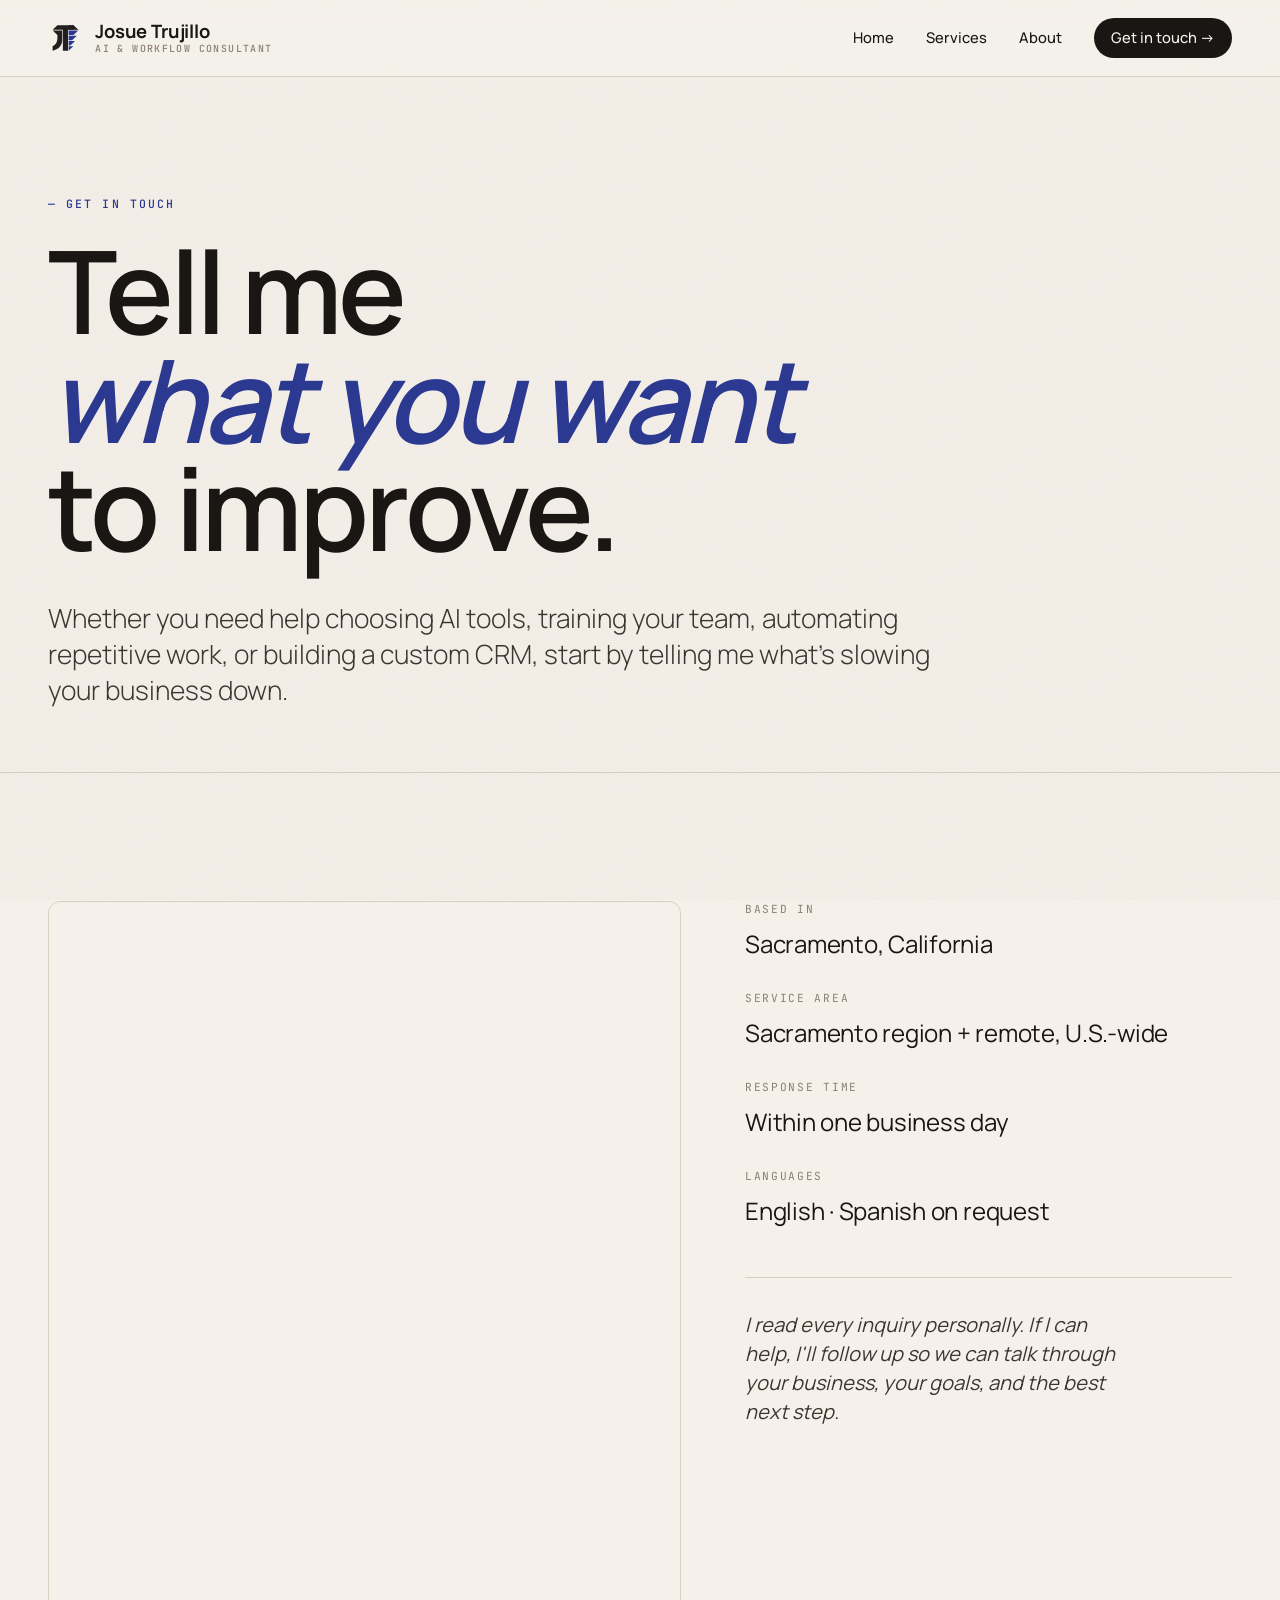
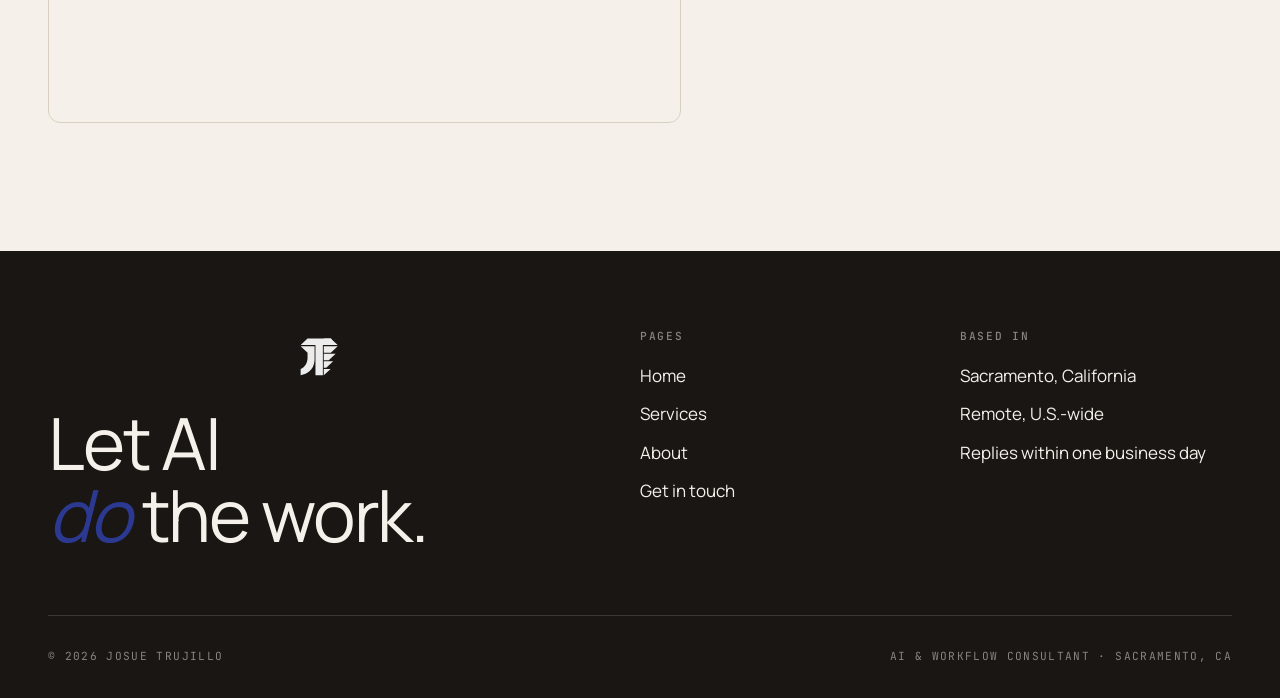
<file: standalone-sites/ai-consulting/contact.html>
<!DOCTYPE html>
<html lang="en">
<head>
  <meta charset="UTF-8" />
  <meta name="viewport" content="width=device-width, initial-scale=1.0" />
  <title>Contact — Tell Me What You Want to Improve</title>
  <meta name="description" content="Tell me what you want to improve in your business. I help with AI training, AI tool setup, automation, custom CRMs, and custom software." />
  <link rel="icon" type="image/svg+xml" href="jt-logo.svg" />
  <link rel="preconnect" href="https://fonts.googleapis.com" />
  <link rel="preconnect" href="https://fonts.gstatic.com" crossorigin />
  <link href="https://fonts.googleapis.com/css2?family=Manrope:wght@300..800&family=JetBrains+Mono:wght@400;500&display=swap" rel="stylesheet" />
  <link rel="stylesheet" href="styles.css" />
</head>
<body>

  <header class="nav">
    <div class="wrap nav-inner">
      <a href="index.html" class="brand" aria-label="Josue Trujillo — AI & Workflow Consultant, home">
        <img src="jt-logo.svg" alt="" class="brand-logo" />
        <span class="brand-text">
          <span class="brand-name">Josue Trujillo</span>
          <span class="brand-tag">AI &amp; Workflow Consultant</span>
        </span>
      </a>
      <button class="nav-toggle" aria-label="Toggle menu" aria-expanded="false">☰</button>
      <nav class="nav-links">
        <a href="index.html">Home</a>
        <a href="services.html">Services</a>
        <a href="about.html">About</a>
        <a href="contact.html" class="cta-mini">Get in touch →</a>
      </nav>
    </div>
  </header>

  <section class="page-hero">
    <div class="wrap">
      <span class="eyebrow reveal">— Get in touch</span>
      <h1 class="display-xl reveal">
        Tell me<br />
        <em class="italic" style="color: var(--accent);">what you want</em><br />
        to improve.
      </h1>
      <p class="lede reveal" style="margin-top: 2.5rem; max-width: 56ch;">
        Whether you need help choosing AI tools, training your team, automating repetitive work, or building a custom CRM, start by telling me what's slowing your business down.
      </p>
    </div>
  </section>

  <section>
    <div class="wrap">
      <div class="contact-grid">

        <!-- ====== FORM (Tally embed) ====== -->
        <div class="reveal">
          <div class="tally-embed-wrap">
            <iframe
              data-tally-src="https://tally.so/embed/Bz2MaQ?alignLeft=1&hideTitle=1&transparentBackground=1&dynamicHeight=1"
              loading="lazy"
              width="100%"
              height="820"
              frameborder="0"
              marginheight="0"
              marginwidth="0"
              title="Tell me what you want to improve">
            </iframe>
          </div>

          <noscript>
            <p style="margin-top: 1.5rem; color: var(--ink-soft); font-size: 0.95rem;">
              The contact form needs JavaScript to load. If you can't enable it, you can also visit the form directly at
              <a href="https://tally.so/r/Bz2MaQ" style="color: var(--accent); text-decoration: underline;">tally.so/r/Bz2MaQ</a>.
            </p>
          </noscript>
        </div>

        <!-- ====== CONTACT INFO ====== -->
        <aside class="contact-info reveal">
          <dl>
            <div>
              <dt>Based in</dt>
              <dd>Sacramento, California</dd>
            </div>
            <div>
              <dt>Service area</dt>
              <dd>Sacramento region + remote, U.S.-wide</dd>
            </div>
            <div>
              <dt>Response time</dt>
              <dd>Within one business day</dd>
            </div>
            <div>
              <dt>Languages</dt>
              <dd>English · Spanish on request</dd>
            </div>
          </dl>

          <div style="margin-top: 3rem; padding-top: 2rem; border-top: 1px solid var(--line);">
            <p style="font-family: var(--display); font-size: 1.25rem; line-height: 1.45; font-style: italic; color: var(--ink-soft); max-width: 32ch;">
              I read every inquiry personally. If I can help, I'll follow up so we can talk through your business, your goals, and the best next step.
            </p>
          </div>
        </aside>

      </div>
    </div>
  </section>

  <footer>
    <div class="wrap">
      <div class="footer-top">
        <div class="footer-brand">
          <img src="jt-logo.svg" alt="Josue Trujillo logo" class="footer-logo" />
          <div class="footer-mark">
            Let AI<br /><span class="accent">do</span> the work.
          </div>
        </div>
        <div class="footer-col">
          <h4>Pages</h4>
          <ul>
            <li><a href="index.html">Home</a></li>
            <li><a href="services.html">Services</a></li>
            <li><a href="about.html">About</a></li>
            <li><a href="contact.html">Get in touch</a></li>
          </ul>
        </div>
        <div class="footer-col">
          <h4>Based in</h4>
          <ul>
            <li>Sacramento, California</li>
            <li>Remote, U.S.-wide</li>
            <li>Replies within one business day</li>
          </ul>
        </div>
      </div>
      <div class="footer-bot">
        <span>© 2026 Josue Trujillo</span>
        <span>AI &amp; Workflow Consultant · Sacramento, CA</span>
      </div>
    </div>
  </footer>

  <!-- Tally embed loader (resizes the iframe to fit its content) -->
  <script async src="https://tally.so/widgets/embed.js"></script>
  <script src="script.js"></script>
</body>
</html>
</file>
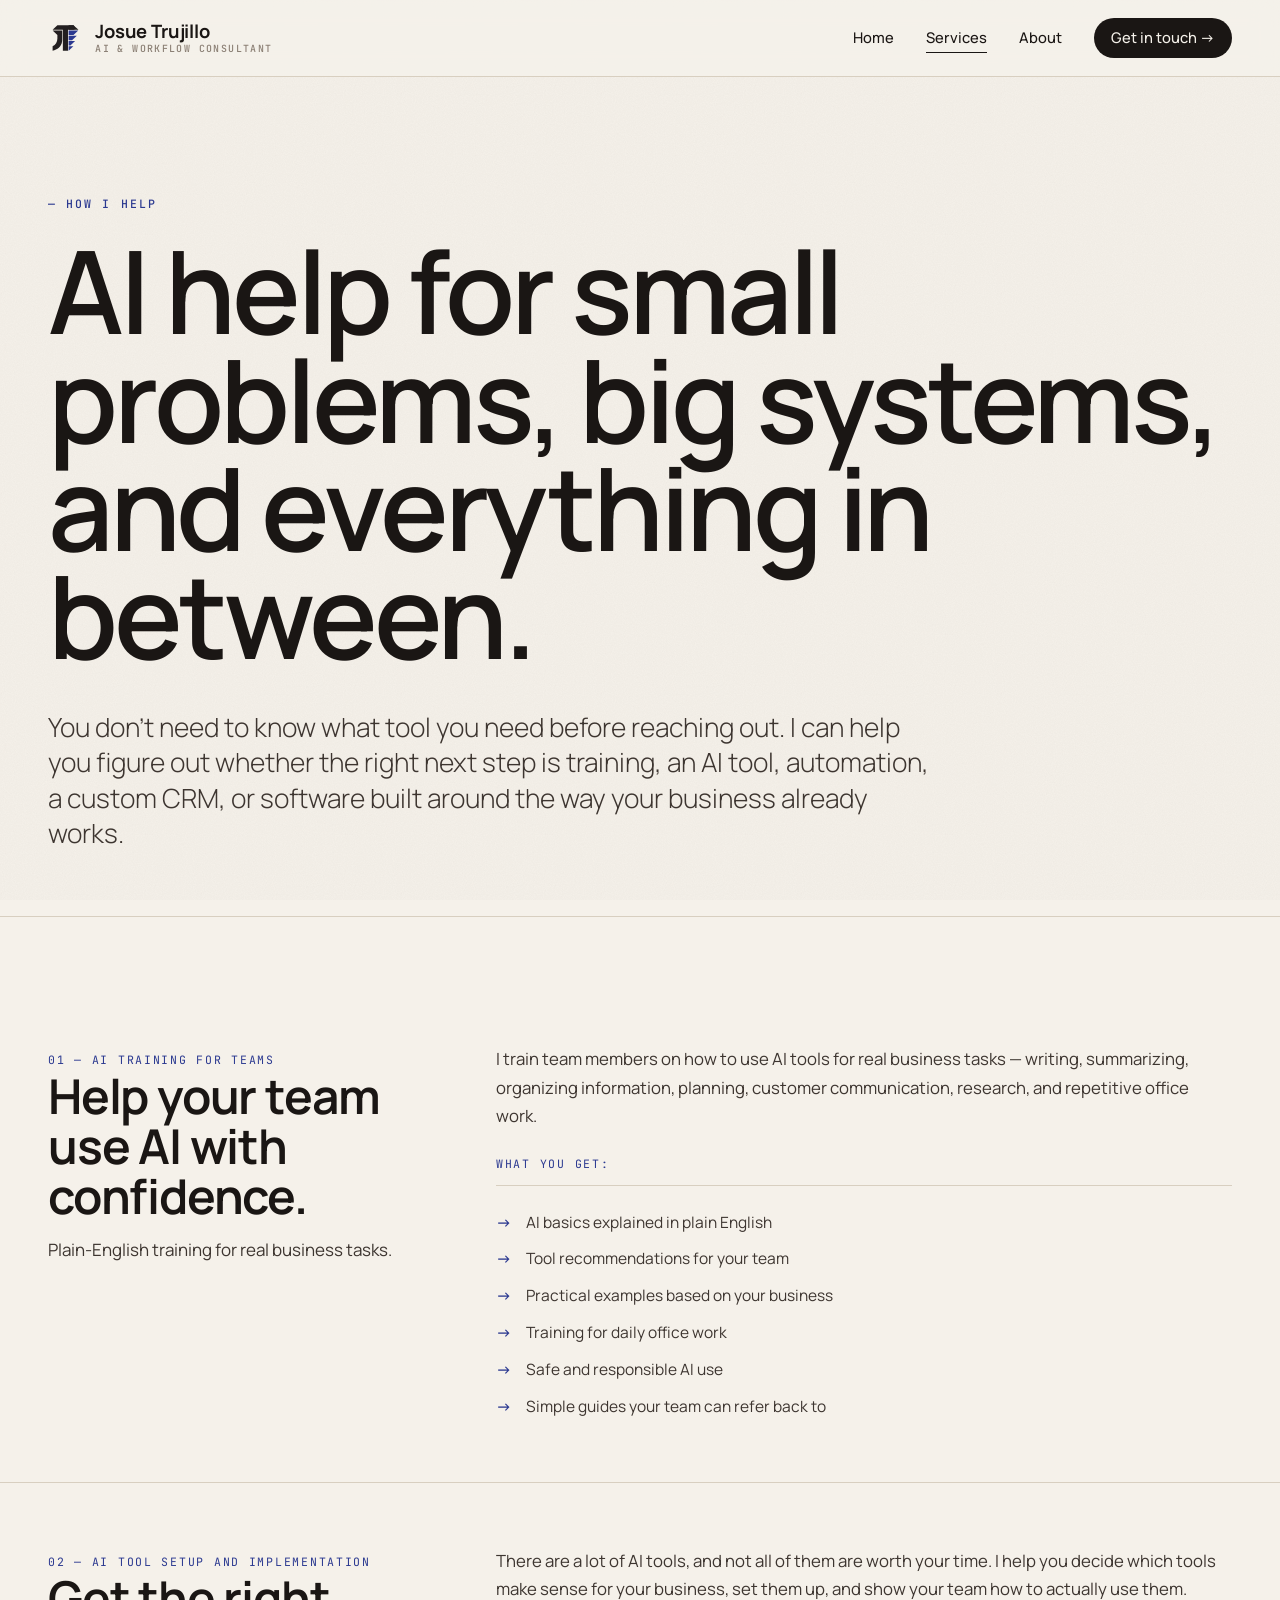
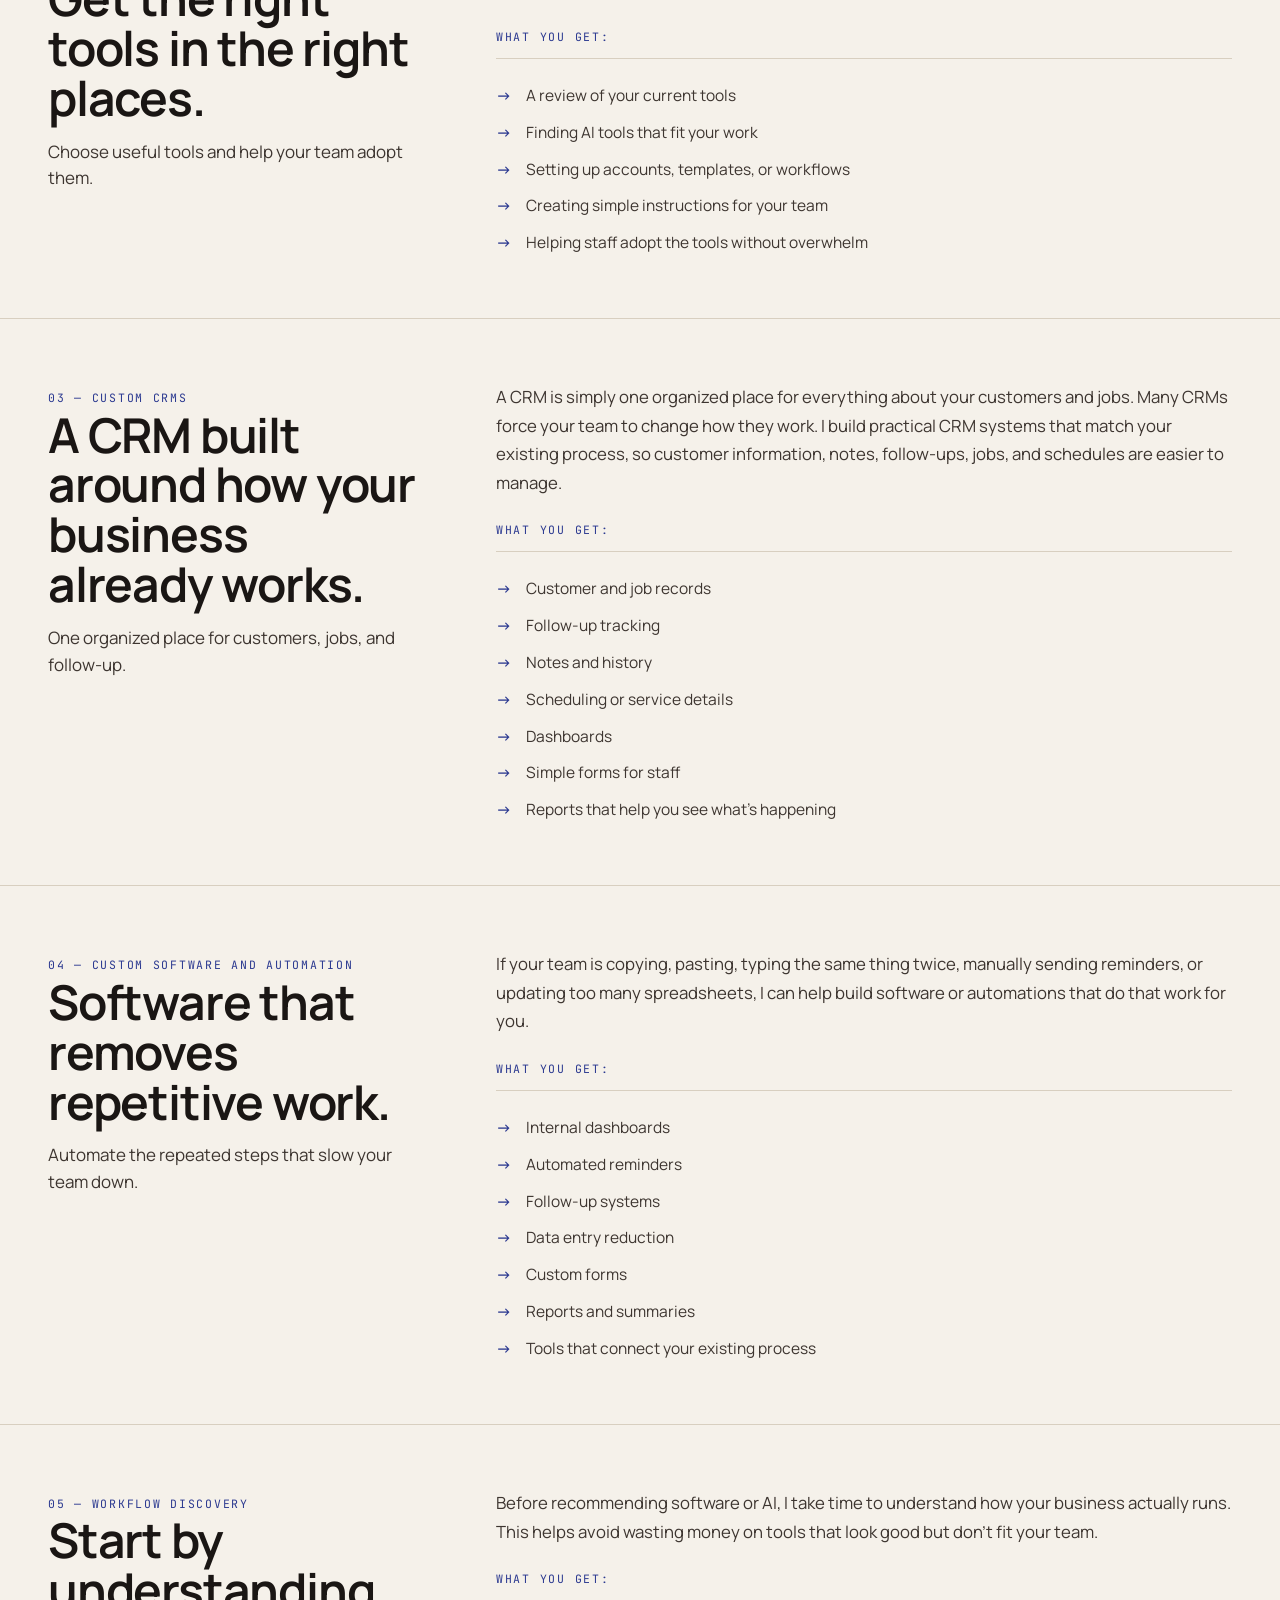
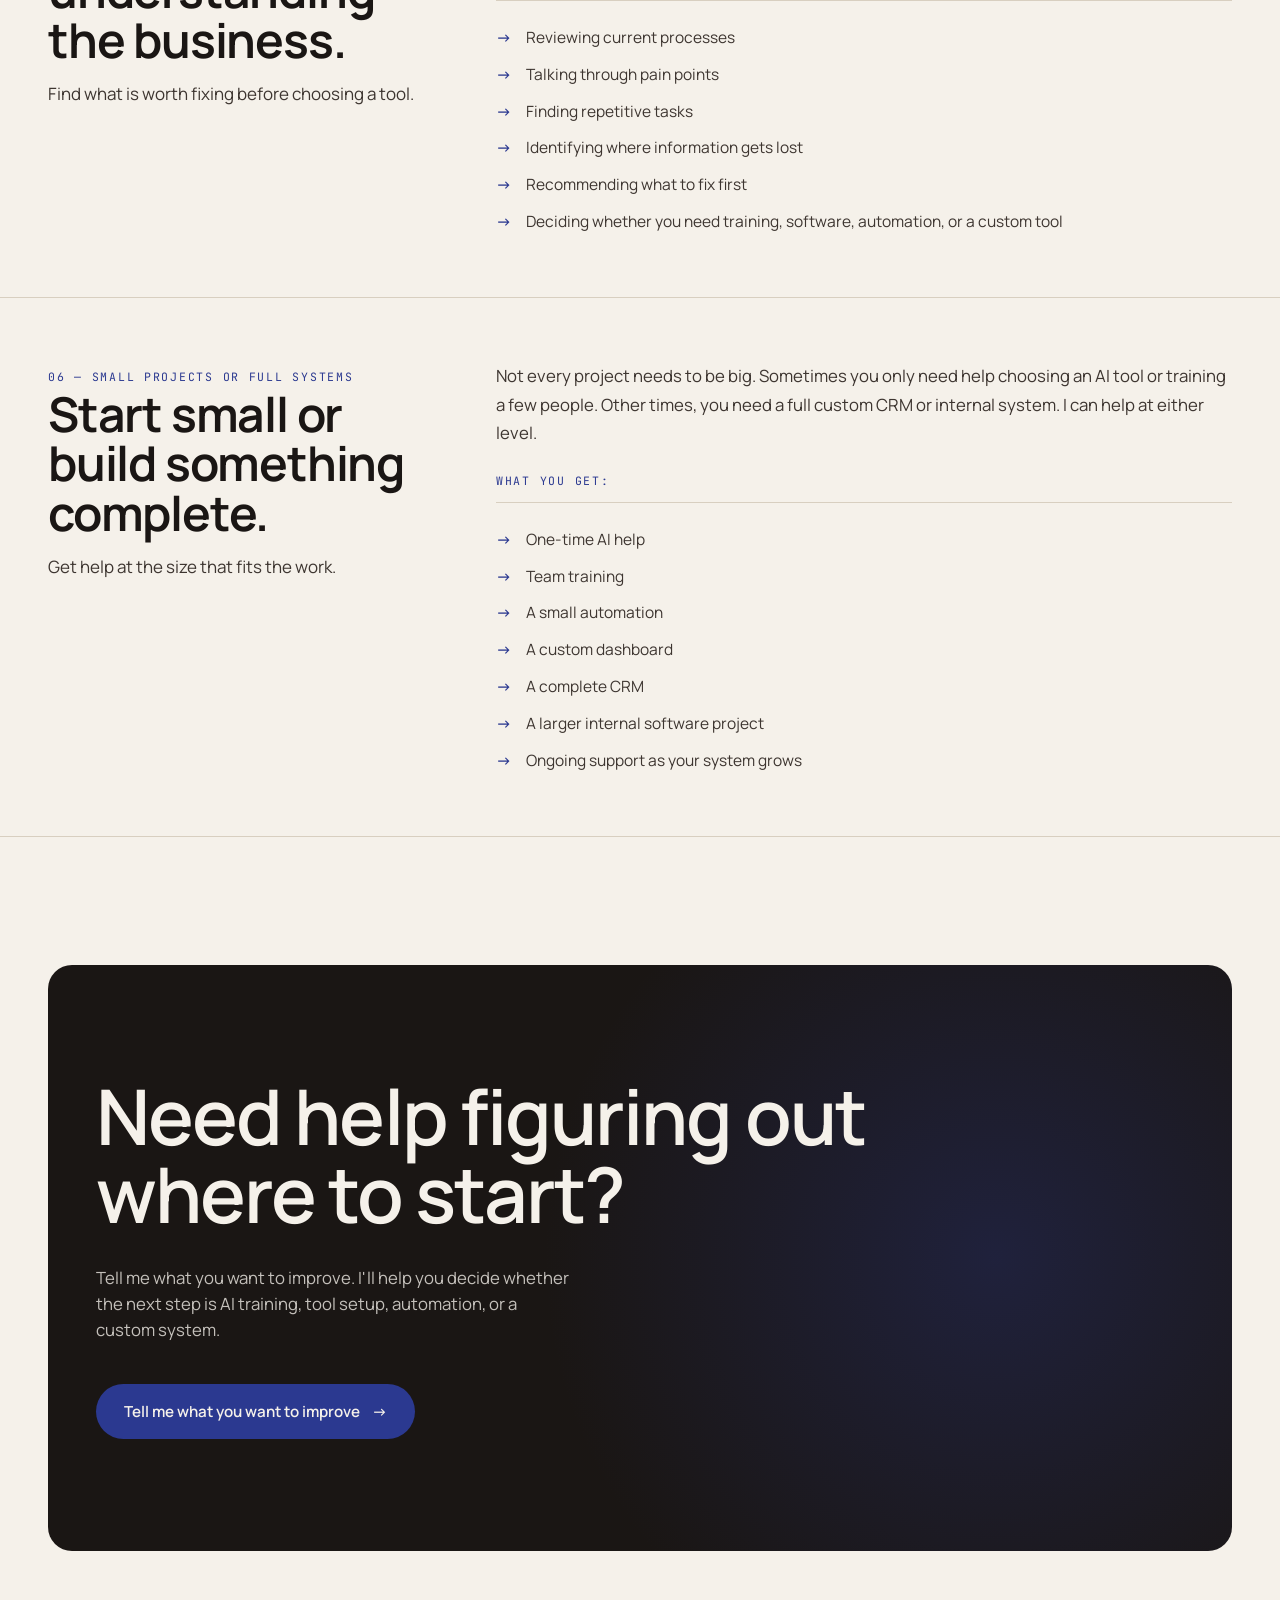
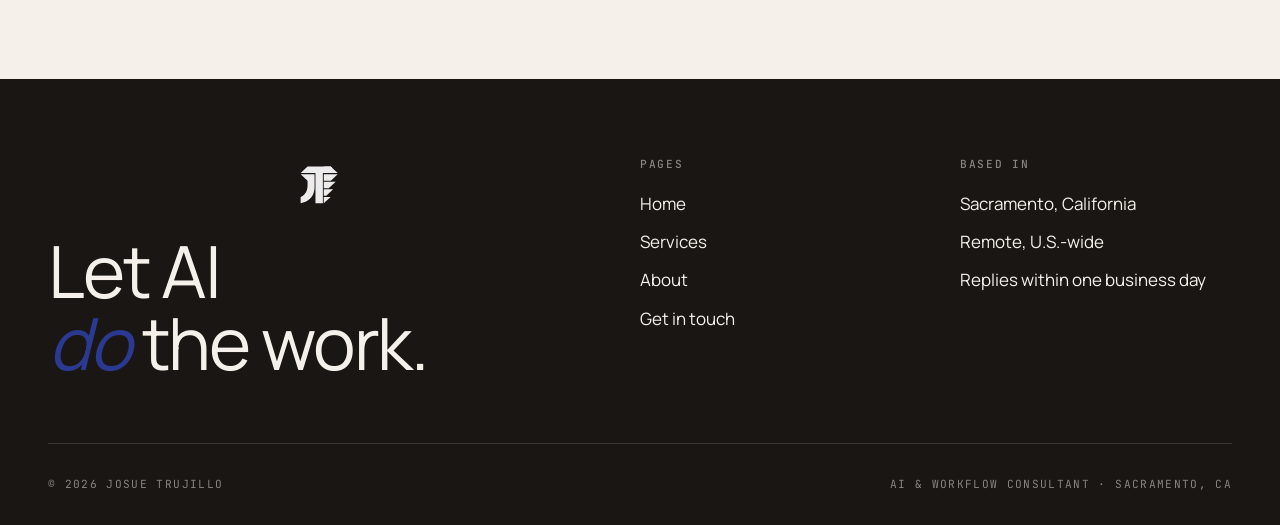
<file: standalone-sites/ai-consulting/services.html>
<!DOCTYPE html>
<html lang="en">
<head>
  <meta charset="UTF-8" />
  <meta name="viewport" content="width=device-width, initial-scale=1.0" />
  <title>Services — AI Training, Custom CRMs &amp; Business Automation</title>
  <meta name="description" content="AI training, AI tool setup, custom CRM development, workflow automation, and custom software for businesses that want practical help using AI." />
  <link rel="icon" type="image/svg+xml" href="jt-logo.svg" />
  <link rel="preconnect" href="https://fonts.googleapis.com" />
  <link rel="preconnect" href="https://fonts.gstatic.com" crossorigin />
  <link href="https://fonts.googleapis.com/css2?family=Manrope:wght@300..800&family=JetBrains+Mono:wght@400;500&display=swap" rel="stylesheet" />
  <link rel="stylesheet" href="styles.css" />
</head>
<body>

  <header class="nav">
    <div class="wrap nav-inner">
      <a href="index.html" class="brand" aria-label="Josue Trujillo — AI & Workflow Consultant, home">
        <img src="jt-logo.svg" alt="" class="brand-logo" />
        <span class="brand-text">
          <span class="brand-name">Josue Trujillo</span>
          <span class="brand-tag">AI &amp; Workflow Consultant</span>
        </span>
      </a>
      <button class="nav-toggle" aria-label="Toggle menu" aria-expanded="false">☰</button>
      <nav class="nav-links">
        <a href="index.html">Home</a>
        <a href="services.html">Services</a>
        <a href="about.html">About</a>
        <a href="contact.html" class="cta-mini">Get in touch →</a>
      </nav>
    </div>
  </header>

  <!-- ====== PAGE HERO ====== -->
  <section class="page-hero">
    <div class="wrap">
      <span class="eyebrow reveal">— How I help</span>
      <h1 class="display-xl reveal">
        AI help for small problems, big systems, and everything in between.
      </h1>
      <p class="lede reveal" style="margin-top: 2.5rem; max-width: 56ch;">
        You don't need to know what tool you need before reaching out. I can help you figure out whether the right next step is training, an AI tool, automation, a custom CRM, or software built around the way your business already works.
      </p>
    </div>
  </section>

  <!-- ====== SVC 01 ====== -->
  <section id="training" class="svc-detail" style="padding-top: var(--section-y);">
    <div class="wrap svc-detail-inner">
      <div class="reveal">
        <span class="label">01 — AI Training for Teams</span>
        <h2>Help your team use AI with confidence.</h2>
        <p style="margin-top:1rem; color: var(--ink-soft);">Plain-English training for real business tasks.</p>
      </div>
      <div class="reveal">
        <p style="color: var(--ink-soft); font-size: 1.05rem; line-height: 1.7;">
          I train team members on how to use AI tools for real business tasks — writing, summarizing, organizing information, planning, customer communication, research, and repetitive office work.
        </p>
        <p class="list-label">What you get:</p>
        <ul class="service-list">
          <li>AI basics explained in plain English</li>
          <li>Tool recommendations for your team</li>
          <li>Practical examples based on your business</li>
          <li>Training for daily office work</li>
          <li>Safe and responsible AI use</li>
          <li>Simple guides your team can refer back to</li>
        </ul>
      </div>
    </div>
  </section>

  <!-- ====== SVC 02 ====== -->
  <section id="tools" class="svc-detail">
    <div class="wrap svc-detail-inner">
      <div class="reveal">
        <span class="label">02 — AI Tool Setup and Implementation</span>
        <h2>Get the right tools in the right places.</h2>
        <p style="margin-top:1rem; color: var(--ink-soft);">Choose useful tools and help your team adopt them.</p>
      </div>
      <div class="reveal">
        <p style="color: var(--ink-soft); font-size: 1.05rem; line-height: 1.7;">
          There are a lot of AI tools, and not all of them are worth your time. I help you decide which tools make sense for your business, set them up, and show your team how to actually use them.
        </p>
        <p class="list-label">What you get:</p>
        <ul class="service-list">
          <li>A review of your current tools</li>
          <li>Finding AI tools that fit your work</li>
          <li>Setting up accounts, templates, or workflows</li>
          <li>Creating simple instructions for your team</li>
          <li>Helping staff adopt the tools without overwhelm</li>
        </ul>
      </div>
    </div>
  </section>

  <!-- ====== SVC 03 ====== -->
  <section id="crm" class="svc-detail">
    <div class="wrap svc-detail-inner">
      <div class="reveal">
        <span class="label">03 — Custom CRMs</span>
        <h2>A CRM built around how your business already works.</h2>
        <p style="margin-top:1rem; color: var(--ink-soft);">One organized place for customers, jobs, and follow-up.</p>
      </div>
      <div class="reveal">
        <p style="color: var(--ink-soft); font-size: 1.05rem; line-height: 1.7;">
          A CRM is simply one organized place for everything about your customers and jobs. Many CRMs force your team to change how they work. I build practical CRM systems that match your existing process, so customer information, notes, follow-ups, jobs, and schedules are easier to manage.
        </p>
        <p class="list-label">What you get:</p>
        <ul class="service-list">
          <li>Customer and job records</li>
          <li>Follow-up tracking</li>
          <li>Notes and history</li>
          <li>Scheduling or service details</li>
          <li>Dashboards</li>
          <li>Simple forms for staff</li>
          <li>Reports that help you see what's happening</li>
        </ul>
      </div>
    </div>
  </section>

  <!-- ====== SVC 04 ====== -->
  <section id="software" class="svc-detail">
    <div class="wrap svc-detail-inner">
      <div class="reveal">
        <span class="label">04 — Custom Software and Automation</span>
        <h2>Software that removes repetitive work.</h2>
        <p style="margin-top:1rem; color: var(--ink-soft);">Automate the repeated steps that slow your team down.</p>
      </div>
      <div class="reveal">
        <p style="color: var(--ink-soft); font-size: 1.05rem; line-height: 1.7;">
          If your team is copying, pasting, typing the same thing twice, manually sending reminders, or updating too many spreadsheets, I can help build software or automations that do that work for you.
        </p>
        <p class="list-label">What you get:</p>
        <ul class="service-list">
          <li>Internal dashboards</li>
          <li>Automated reminders</li>
          <li>Follow-up systems</li>
          <li>Data entry reduction</li>
          <li>Custom forms</li>
          <li>Reports and summaries</li>
          <li>Tools that connect your existing process</li>
        </ul>
      </div>
    </div>
  </section>

  <!-- ====== SVC 05 ====== -->
  <section id="discovery" class="svc-detail">
    <div class="wrap svc-detail-inner">
      <div class="reveal">
        <span class="label">05 — Workflow Discovery</span>
        <h2>Start by understanding the business.</h2>
        <p style="margin-top:1rem; color: var(--ink-soft);">Find what is worth fixing before choosing a tool.</p>
      </div>
      <div class="reveal">
        <p style="color: var(--ink-soft); font-size: 1.05rem; line-height: 1.7;">
          Before recommending software or AI, I take time to understand how your business actually runs. This helps avoid wasting money on tools that look good but don't fit your team.
        </p>
        <p class="list-label">What you get:</p>
        <ul class="service-list">
          <li>Reviewing current processes</li>
          <li>Talking through pain points</li>
          <li>Finding repetitive tasks</li>
          <li>Identifying where information gets lost</li>
          <li>Recommending what to fix first</li>
          <li>Deciding whether you need training, software, automation, or a custom tool</li>
        </ul>
      </div>
    </div>
  </section>

  <!-- ====== SVC 06 ====== -->
  <section id="projects" class="svc-detail">
    <div class="wrap svc-detail-inner">
      <div class="reveal">
        <span class="label">06 — Small Projects or Full Systems</span>
        <h2>Start small or build something complete.</h2>
        <p style="margin-top:1rem; color: var(--ink-soft);">Get help at the size that fits the work.</p>
      </div>
      <div class="reveal">
        <p style="color: var(--ink-soft); font-size: 1.05rem; line-height: 1.7;">
          Not every project needs to be big. Sometimes you only need help choosing an AI tool or training a few people. Other times, you need a full custom CRM or internal system. I can help at either level.
        </p>
        <p class="list-label">What you get:</p>
        <ul class="service-list">
          <li>One-time AI help</li>
          <li>Team training</li>
          <li>A small automation</li>
          <li>A custom dashboard</li>
          <li>A complete CRM</li>
          <li>A larger internal software project</li>
          <li>Ongoing support as your system grows</li>
        </ul>
      </div>
    </div>
  </section>

  <!-- ====== CTA ====== -->
  <section style="padding-block: 0;">
    <div class="wrap">
      <div class="cta-block reveal">
        <h2 class="display-l">Need help figuring out where to start?</h2>
        <p style="max-width: 48ch; margin-bottom: 2.5rem; color: rgba(245, 241, 234, 0.78); font-size: 1.05rem; line-height: 1.55;">
          Tell me what you want to improve. I'll help you decide whether the next step is AI training, tool setup, automation, or a custom system.
        </p>
        <a href="contact.html" class="btn btn-primary">Tell me what you want to improve <span class="arrow">→</span></a>
      </div>
    </div>
  </section>

  <footer>
    <div class="wrap">
      <div class="footer-top">
        <div class="footer-brand">
          <img src="jt-logo.svg" alt="Josue Trujillo logo" class="footer-logo" />
          <div class="footer-mark">
            Let AI<br /><span class="accent">do</span> the work.
          </div>
        </div>
        <div class="footer-col">
          <h4>Pages</h4>
          <ul>
            <li><a href="index.html">Home</a></li>
            <li><a href="services.html">Services</a></li>
            <li><a href="about.html">About</a></li>
            <li><a href="contact.html">Get in touch</a></li>
          </ul>
        </div>
        <div class="footer-col">
          <h4>Based in</h4>
          <ul>
            <li>Sacramento, California</li>
            <li>Remote, U.S.-wide</li>
            <li>Replies within one business day</li>
          </ul>
        </div>
      </div>
      <div class="footer-bot">
        <span>© 2026 Josue Trujillo</span>
        <span>AI &amp; Workflow Consultant · Sacramento, CA</span>
      </div>
    </div>
  </footer>

  <script src="script.js"></script>
</body>
</html>
</file>
<file: content/ai-consulting/styles.css>
/* ==========================================================================
   LUMEN AI — Editorial Design System
   Replace "LUMEN AI" branding throughout site as needed.
   ========================================================================== */

:root {
  /* Palette */
  --bg: #f5f1ea;
  --bg-soft: #ebe4d6;
  --ink: #1a1614;
  --ink-soft: #3d3530;
  --muted: #8a7f74;
  --accent: #d2491b;
  --accent-dark: #a8370e;
  --line: #d8cfc0;

  /* Type */
  --display: "Fraunces", "Times New Roman", serif;
  --body: "Manrope", -apple-system, BlinkMacSystemFont, sans-serif;
  --mono: "JetBrains Mono", "SF Mono", Menlo, monospace;

  /* Spacing & rhythm */
  --max: 1280px;
  --gutter: clamp(1.25rem, 4vw, 3rem);
  --section-y: clamp(4rem, 10vw, 8rem);

  /* Motion */
  --ease: cubic-bezier(0.22, 1, 0.36, 1);
}

* { box-sizing: border-box; margin: 0; padding: 0; }

html { scroll-behavior: smooth; }

body {
  background: var(--bg);
  color: var(--ink);
  font-family: var(--body);
  font-size: 17px;
  line-height: 1.55;
  font-weight: 400;
  -webkit-font-smoothing: antialiased;
  -moz-osx-font-smoothing: grayscale;
  overflow-x: hidden;
  position: relative;
}

/* Grain texture overlay for warmth */
body::before {
  content: "";
  position: fixed;
  inset: 0;
  pointer-events: none;
  z-index: 1;
  opacity: 0.35;
  background-image: url("data:image/svg+xml;utf8,<svg xmlns='http://www.w3.org/2000/svg' width='200' height='200'><filter id='n'><feTurbulence type='fractalNoise' baseFrequency='0.9' numOctaves='3'/><feColorMatrix values='0 0 0 0 0.1 0 0 0 0 0.08 0 0 0 0 0.07 0 0 0 0.12 0'/></filter><rect width='100%' height='100%' filter='url(%23n)'/></svg>");
  mix-blend-mode: multiply;
}

img { max-width: 100%; display: block; }
a { color: inherit; text-decoration: none; }

/* ==========================================================================
   Typography
   ========================================================================== */

h1, h2, h3, h4 {
  font-family: var(--display);
  font-weight: 400;
  letter-spacing: -0.02em;
  line-height: 1;
  font-variation-settings: "opsz" 144, "SOFT" 30;
}

.display-xl {
  font-size: clamp(3rem, 9vw, 8.5rem);
  line-height: 0.92;
  letter-spacing: -0.04em;
}

.display-l {
  font-size: clamp(2.25rem, 6vw, 5rem);
  line-height: 1;
  letter-spacing: -0.03em;
}

.display-m {
  font-size: clamp(1.75rem, 4vw, 3rem);
  line-height: 1.05;
}

.italic { font-style: italic; font-variation-settings: "opsz" 144, "SOFT" 50; }

.eyebrow {
  font-family: var(--mono);
  font-size: 0.72rem;
  text-transform: uppercase;
  letter-spacing: 0.18em;
  color: var(--accent);
  font-weight: 500;
}

.lede {
  font-family: var(--display);
  font-size: clamp(1.25rem, 2.2vw, 1.65rem);
  line-height: 1.35;
  font-weight: 300;
  color: var(--ink-soft);
  max-width: 42ch;
}

/* ==========================================================================
   Layout primitives
   ========================================================================== */

.wrap {
  width: 100%;
  max-width: var(--max);
  margin: 0 auto;
  padding-left: var(--gutter);
  padding-right: var(--gutter);
  position: relative;
  z-index: 2;
}

section { padding-block: var(--section-y); position: relative; }

.rule {
  height: 1px;
  background: var(--line);
  width: 100%;
  border: none;
}

/* ==========================================================================
   Navigation
   ========================================================================== */

.nav {
  position: sticky;
  top: 0;
  z-index: 50;
  background: rgba(245, 241, 234, 0.85);
  backdrop-filter: blur(12px);
  -webkit-backdrop-filter: blur(12px);
  border-bottom: 1px solid var(--line);
}

.nav-inner {
  display: flex;
  align-items: center;
  justify-content: space-between;
  padding-block: 1.1rem;
}

.brand {
  font-family: var(--display);
  font-size: 1.4rem;
  font-weight: 500;
  letter-spacing: -0.02em;
  display: flex;
  align-items: center;
  gap: 0.55rem;
}

.brand .mark {
  width: 22px; height: 22px;
  border-radius: 50%;
  background: var(--ink);
  position: relative;
  display: inline-block;
}
.brand .mark::after {
  content: "";
  position: absolute;
  inset: 5px;
  border-radius: 50%;
  background: var(--accent);
}

.nav-links {
  display: flex;
  align-items: center;
  gap: 2rem;
  font-size: 0.92rem;
  font-weight: 500;
}

.nav-links a {
  position: relative;
  padding-block: 0.25rem;
  transition: color 0.2s var(--ease);
}
.nav-links a::after {
  content: "";
  position: absolute;
  left: 0; right: 0; bottom: 0;
  height: 1px;
  background: var(--ink);
  transform: scaleX(0);
  transform-origin: left;
  transition: transform 0.35s var(--ease);
}
.nav-links a:hover::after,
.nav-links a.active::after { transform: scaleX(1); }

.nav-links .cta-mini {
  background: var(--ink);
  color: var(--bg);
  padding: 0.55rem 1.05rem;
  border-radius: 999px;
  transition: background 0.2s var(--ease);
}
.nav-links .cta-mini:hover { background: var(--accent); }
.nav-links .cta-mini::after { display: none; }

.nav-toggle {
  display: none;
  background: none;
  border: none;
  cursor: pointer;
  padding: 0.5rem;
  color: var(--ink);
}

@media (max-width: 720px) {
  .nav-links { display: none; position: absolute; top: 100%; left: 0; right: 0; flex-direction: column; gap: 0; background: var(--bg); padding: 1rem var(--gutter) 1.5rem; border-bottom: 1px solid var(--line); align-items: flex-start; }
  .nav-links.open { display: flex; }
  .nav-links a { padding-block: 0.75rem; width: 100%; }
  .nav-toggle { display: block; }
}

/* ==========================================================================
   Buttons
   ========================================================================== */

.btn {
  display: inline-flex;
  align-items: center;
  gap: 0.75rem;
  padding: 1rem 1.75rem;
  border-radius: 999px;
  font-size: 0.95rem;
  font-weight: 600;
  transition: all 0.3s var(--ease);
  cursor: pointer;
  border: none;
  font-family: inherit;
}

.btn-primary {
  background: var(--ink);
  color: var(--bg);
}
.btn-primary:hover {
  background: var(--accent);
  transform: translateY(-2px);
}

.btn-ghost {
  background: transparent;
  color: var(--ink);
  border: 1px solid var(--ink);
}
.btn-ghost:hover {
  background: var(--ink);
  color: var(--bg);
}

.btn .arrow {
  display: inline-block;
  transition: transform 0.3s var(--ease);
}
.btn:hover .arrow { transform: translateX(4px); }

/* ==========================================================================
   Hero
   ========================================================================== */

.hero {
  padding-top: clamp(3rem, 8vw, 6rem);
  padding-bottom: clamp(4rem, 10vw, 7rem);
  position: relative;
  overflow: hidden;
}

.hero-grid {
  display: grid;
  grid-template-columns: 1fr;
  gap: 3rem;
  align-items: end;
}

@media (min-width: 900px) {
  .hero-grid { grid-template-columns: 1.4fr 1fr; gap: 4rem; }
}

.hero-headline {
  font-size: clamp(2.75rem, 8.5vw, 8rem);
  line-height: 0.92;
  letter-spacing: -0.04em;
  font-family: var(--display);
  font-variation-settings: "opsz" 144, "SOFT" 30;
}

.hero-headline .accent {
  color: var(--accent);
  font-style: italic;
  font-variation-settings: "opsz" 144, "SOFT" 60;
}

.hero-meta {
  display: flex;
  flex-direction: column;
  gap: 2rem;
  padding-bottom: 0.5rem;
}

.hero-meta p { color: var(--ink-soft); max-width: 38ch; }

.hero-tags {
  display: flex;
  flex-wrap: wrap;
  gap: 0.5rem;
  margin-top: var(--section-y);
  padding-top: 2rem;
  border-top: 1px solid var(--line);
}

.tag {
  font-family: var(--mono);
  font-size: 0.72rem;
  text-transform: uppercase;
  letter-spacing: 0.12em;
  padding: 0.45rem 0.85rem;
  border: 1px solid var(--line);
  border-radius: 999px;
  color: var(--ink-soft);
}

/* Animated marquee */
.marquee {
  margin-top: var(--section-y);
  overflow: hidden;
  border-top: 1px solid var(--line);
  border-bottom: 1px solid var(--line);
  padding-block: 1.25rem;
  background: var(--bg-soft);
}

.marquee-track {
  display: flex;
  gap: 3rem;
  white-space: nowrap;
  animation: marquee 40s linear infinite;
  font-family: var(--display);
  font-size: clamp(1.5rem, 3vw, 2.4rem);
  font-style: italic;
  color: var(--ink);
}

.marquee-track span { display: inline-flex; align-items: center; gap: 3rem; }
.marquee-track .dot { width: 6px; height: 6px; border-radius: 50%; background: var(--accent); display: inline-block; }

@keyframes marquee {
  from { transform: translateX(0); }
  to { transform: translateX(-50%); }
}

/* ==========================================================================
   Sections
   ========================================================================== */

.section-head {
  display: grid;
  grid-template-columns: 1fr;
  gap: 2rem;
  margin-bottom: 4rem;
  align-items: end;
}

@media (min-width: 800px) {
  .section-head { grid-template-columns: 1fr 1fr; gap: 4rem; }
}

.section-num {
  font-family: var(--mono);
  font-size: 0.8rem;
  letter-spacing: 0.1em;
  color: var(--accent);
  margin-bottom: 1rem;
  display: block;
}

/* Services grid */
.services {
  background: var(--bg-soft);
}

.svc-grid {
  display: grid;
  grid-template-columns: 1fr;
  gap: 0;
  border-top: 1px solid var(--line);
}

@media (min-width: 800px) {
  .svc-grid { grid-template-columns: repeat(2, 1fr); }
  .svc-card:nth-child(odd) { border-right: 1px solid var(--line); }
}

.svc-card {
  padding: 2.5rem 0;
  border-bottom: 1px solid var(--line);
  display: grid;
  grid-template-columns: auto 1fr;
  gap: 1.5rem;
  align-items: start;
  padding-inline: 1.5rem;
  transition: background 0.4s var(--ease);
  position: relative;
}

.svc-card:hover { background: rgba(210, 73, 27, 0.04); }

.svc-num {
  font-family: var(--mono);
  font-size: 0.75rem;
  color: var(--accent);
  letter-spacing: 0.1em;
  padding-top: 0.5rem;
}

.svc-card h3 {
  font-size: clamp(1.5rem, 2.8vw, 2rem);
  margin-bottom: 0.75rem;
  line-height: 1.05;
}

.svc-card p {
  color: var(--ink-soft);
  font-size: 1rem;
}

.svc-card .more {
  margin-top: 1rem;
  font-family: var(--mono);
  font-size: 0.75rem;
  text-transform: uppercase;
  letter-spacing: 0.12em;
  color: var(--accent);
  display: inline-flex;
  align-items: center;
  gap: 0.4rem;
}

/* Process / Method */
.process-grid {
  display: grid;
  grid-template-columns: 1fr;
  gap: 2.5rem;
  counter-reset: step;
}

@media (min-width: 800px) {
  .process-grid { grid-template-columns: repeat(2, 1fr); gap: 3rem 4rem; }
}

.step {
  display: grid;
  grid-template-columns: auto 1fr;
  gap: 1.5rem;
  padding-top: 1.5rem;
  border-top: 1px solid var(--line);
  counter-increment: step;
}

.step::before {
  content: counter(step, decimal-leading-zero);
  font-family: var(--display);
  font-style: italic;
  font-size: 3.5rem;
  line-height: 0.85;
  color: var(--accent);
  font-weight: 300;
}

.step h3 {
  font-size: 1.4rem;
  margin-bottom: 0.5rem;
  font-family: var(--body);
  font-weight: 600;
  letter-spacing: -0.01em;
}

.step p { color: var(--ink-soft); font-size: 0.97rem; }

/* Stats strip */
.stats {
  display: grid;
  grid-template-columns: repeat(2, 1fr);
  gap: 2rem;
  padding-block: 4rem;
  border-top: 1px solid var(--line);
  border-bottom: 1px solid var(--line);
}
@media (min-width: 720px) { .stats { grid-template-columns: repeat(4, 1fr); } }

.stat .num {
  font-family: var(--display);
  font-size: clamp(2.5rem, 5vw, 4rem);
  line-height: 1;
  letter-spacing: -0.03em;
  color: var(--ink);
}
.stat .num .accent { color: var(--accent); font-style: italic; }
.stat .label {
  font-family: var(--mono);
  font-size: 0.72rem;
  text-transform: uppercase;
  letter-spacing: 0.12em;
  color: var(--muted);
  margin-top: 0.75rem;
}

/* Quote / Testimonial */
.quote {
  padding-block: var(--section-y);
  text-align: left;
}

.quote blockquote {
  font-family: var(--display);
  font-size: clamp(1.75rem, 4vw, 3rem);
  line-height: 1.15;
  letter-spacing: -0.02em;
  max-width: 22ch;
  font-weight: 300;
}

.quote blockquote .open {
  color: var(--accent);
  font-style: italic;
  display: inline-block;
  margin-right: 0.1em;
}

.quote .attribution {
  margin-top: 2rem;
  display: flex;
  align-items: center;
  gap: 1rem;
  font-family: var(--mono);
  font-size: 0.78rem;
  letter-spacing: 0.1em;
  text-transform: uppercase;
  color: var(--muted);
}
.quote .attribution::before {
  content: "";
  display: inline-block;
  width: 32px;
  height: 1px;
  background: var(--muted);
}

/* CTA block */
.cta-block {
  background: var(--ink);
  color: var(--bg);
  padding: clamp(4rem, 9vw, 7rem) var(--gutter);
  border-radius: 24px;
  margin-block: var(--section-y);
  position: relative;
  overflow: hidden;
}

.cta-block::before {
  content: "";
  position: absolute;
  top: -50%; right: -20%;
  width: 80%; height: 200%;
  background: radial-gradient(circle, rgba(210, 73, 27, 0.25), transparent 60%);
  pointer-events: none;
}

.cta-block h2 {
  position: relative;
  max-width: 18ch;
  margin-bottom: 2rem;
}

.cta-block .btn-primary {
  background: var(--accent);
  color: var(--bg);
  position: relative;
}
.cta-block .btn-primary:hover { background: var(--bg); color: var(--ink); }

/* ==========================================================================
   Forms
   ========================================================================== */

.form {
  display: grid;
  grid-template-columns: 1fr;
  gap: 1.5rem;
  max-width: 640px;
}

@media (min-width: 600px) {
  .form { grid-template-columns: 1fr 1fr; }
  .form .full { grid-column: 1 / -1; }
}

.field {
  display: flex;
  flex-direction: column;
  gap: 0.4rem;
}

.field label {
  font-family: var(--mono);
  font-size: 0.7rem;
  text-transform: uppercase;
  letter-spacing: 0.15em;
  color: var(--muted);
}

.field input,
.field textarea,
.field select {
  background: transparent;
  border: none;
  border-bottom: 1px solid var(--ink);
  font-family: var(--body);
  font-size: 1.05rem;
  color: var(--ink);
  padding: 0.6rem 0;
  border-radius: 0;
  transition: border-color 0.2s var(--ease);
  font-weight: 400;
}

.field input:focus,
.field textarea:focus,
.field select:focus {
  outline: none;
  border-bottom-color: var(--accent);
}

.field textarea { resize: vertical; min-height: 120px; }

.contact-grid {
  display: grid;
  grid-template-columns: 1fr;
  gap: 4rem;
}
@media (min-width: 900px) { .contact-grid { grid-template-columns: 1.3fr 1fr; } }

.contact-info dl { display: grid; gap: 1.75rem; }
.contact-info dt {
  font-family: var(--mono);
  font-size: 0.7rem;
  text-transform: uppercase;
  letter-spacing: 0.15em;
  color: var(--muted);
  margin-bottom: 0.4rem;
}
.contact-info dd {
  font-family: var(--display);
  font-size: 1.5rem;
  letter-spacing: -0.01em;
}

/* ==========================================================================
   Footer
   ========================================================================== */

footer {
  background: var(--ink);
  color: var(--bg);
  padding: 5rem 0 2rem;
  position: relative;
  z-index: 2;
}

.footer-top {
  display: grid;
  grid-template-columns: 1fr;
  gap: 3rem;
  padding-bottom: 4rem;
  border-bottom: 1px solid rgba(245, 241, 234, 0.15);
}

@media (min-width: 700px) {
  .footer-top { grid-template-columns: 2fr 1fr 1fr; }
}

.footer-mark {
  font-family: var(--display);
  font-size: clamp(2.5rem, 6vw, 4.5rem);
  line-height: 1;
  letter-spacing: -0.03em;
  max-width: 14ch;
}
.footer-mark .accent { color: var(--accent); font-style: italic; }

.footer-col h4 {
  font-family: var(--mono);
  font-size: 0.7rem;
  text-transform: uppercase;
  letter-spacing: 0.15em;
  color: rgba(245, 241, 234, 0.5);
  margin-bottom: 1.25rem;
  font-weight: 500;
}

.footer-col ul { list-style: none; display: grid; gap: 0.75rem; }
.footer-col a { transition: color 0.2s var(--ease); }
.footer-col a:hover { color: var(--accent); }

.footer-bot {
  padding-top: 2rem;
  display: flex;
  flex-wrap: wrap;
  justify-content: space-between;
  gap: 1rem;
  font-family: var(--mono);
  font-size: 0.7rem;
  text-transform: uppercase;
  letter-spacing: 0.12em;
  color: rgba(245, 241, 234, 0.5);
}

/* ==========================================================================
   Reveal animations
   ========================================================================== */

.reveal {
  opacity: 0;
  transform: translateY(24px);
  transition: opacity 0.8s var(--ease), transform 0.8s var(--ease);
}
.reveal.in {
  opacity: 1;
  transform: translateY(0);
}

.reveal:nth-child(2) { transition-delay: 0.1s; }
.reveal:nth-child(3) { transition-delay: 0.2s; }
.reveal:nth-child(4) { transition-delay: 0.3s; }

@media (prefers-reduced-motion: reduce) {
  .reveal, .marquee-track { animation: none !important; transition: none !important; }
  .reveal { opacity: 1; transform: none; }
}

/* ==========================================================================
   Page-specific
   ========================================================================== */

.page-hero {
  padding-top: clamp(4rem, 9vw, 7rem);
  padding-bottom: clamp(2rem, 5vw, 4rem);
  border-bottom: 1px solid var(--line);
}

.page-hero .eyebrow { margin-bottom: 1.5rem; display: inline-block; }

.about-grid {
  display: grid;
  grid-template-columns: 1fr;
  gap: 4rem;
  align-items: start;
}
@media (min-width: 900px) {
  .about-grid { grid-template-columns: 1fr 1.4fr; gap: 6rem; }
}

.about-photo {
  aspect-ratio: 4 / 5;
  background: linear-gradient(135deg, var(--bg-soft), var(--line));
  border-radius: 8px;
  display: flex;
  align-items: center;
  justify-content: center;
  font-family: var(--display);
  font-style: italic;
  font-size: 6rem;
  color: var(--accent);
  position: relative;
  overflow: hidden;
}
.about-photo::after {
  content: "";
  position: absolute;
  inset: 0;
  background: radial-gradient(circle at 30% 30%, transparent, rgba(26, 22, 20, 0.1));
}

.prose p {
  font-size: 1.05rem;
  line-height: 1.7;
  color: var(--ink-soft);
  margin-bottom: 1.25rem;
  max-width: 60ch;
}
.prose p:first-of-type::first-line {
  font-variant: small-caps;
  letter-spacing: 0.05em;
  font-weight: 500;
}

.prose h3 {
  font-family: var(--display);
  font-size: clamp(1.5rem, 3vw, 2.25rem);
  margin: 3rem 0 1rem;
  letter-spacing: -0.02em;
}

.value-list {
  display: grid;
  grid-template-columns: 1fr;
  gap: 0;
  border-top: 1px solid var(--line);
}
@media (min-width: 700px) { .value-list { grid-template-columns: 1fr 1fr; } }

.value-item {
  padding: 2rem 0;
  border-bottom: 1px solid var(--line);
  display: grid;
  grid-template-columns: auto 1fr;
  gap: 1.25rem;
  padding-inline: 1.25rem;
}
@media (min-width: 700px) { .value-item:nth-child(odd) { border-right: 1px solid var(--line); } }

.value-item .ico {
  font-family: var(--display);
  font-style: italic;
  font-size: 2rem;
  color: var(--accent);
  line-height: 1;
}
.value-item h4 {
  font-family: var(--body);
  font-size: 1.05rem;
  margin-bottom: 0.4rem;
  font-weight: 600;
  letter-spacing: -0.01em;
}
.value-item p {
  color: var(--ink-soft);
  font-size: 0.94rem;
  line-height: 1.5;
}

/* Service detail page */
.svc-detail {
  display: grid;
  grid-template-columns: 1fr;
  gap: 3rem;
  padding-block: 4rem;
  border-bottom: 1px solid var(--line);
}
@media (min-width: 900px) { .svc-detail { grid-template-columns: 1fr 2fr; gap: 5rem; } }

.svc-detail .label {
  font-family: var(--mono);
  font-size: 0.72rem;
  letter-spacing: 0.15em;
  text-transform: uppercase;
  color: var(--accent);
  margin-bottom: 0.75rem;
}
.svc-detail h2 {
  font-size: clamp(2rem, 4vw, 3rem);
  letter-spacing: -0.025em;
}
.svc-detail .deliverables {
  list-style: none;
  display: grid;
  gap: 0.8rem;
  margin-top: 1.5rem;
  padding-top: 1.5rem;
  border-top: 1px solid var(--line);
}
.svc-detail .deliverables li {
  display: grid;
  grid-template-columns: auto 1fr;
  gap: 0.85rem;
  font-size: 0.97rem;
  color: var(--ink-soft);
}
.svc-detail .deliverables li::before {
  content: "→";
  color: var(--accent);
  font-weight: 600;
}
</file>
<file: standalone-sites/ai-consulting/styles.css>
/* ==========================================================================
   Josue Trujillo — AI & Workflow Consultant
   Editorial design system. Warm beige + cobalt accent + JT monogram.
   ========================================================================== */

:root {
  /* Palette */
  --bg: #f5f1ea;
  --bg-soft: #ebe4d6;
  --ink: #1a1614;
  --ink-soft: #3d3530;
  --muted: #8a7f74;
  --accent: #2b3990;        /* Cobalt blue — matches JT logo */
  --accent-dark: #1e2870;   /* Deeper cobalt for hover states */
  --line: #d8cfc0;

  /* Type */
  --display: "Manrope", -apple-system, BlinkMacSystemFont, sans-serif;
  --display-large: "Manrope", -apple-system, BlinkMacSystemFont, sans-serif;
  --body: "Manrope", -apple-system, BlinkMacSystemFont, sans-serif;
  --mono: "JetBrains Mono", "SF Mono", Menlo, monospace;

  /* Spacing & rhythm */
  --max: 1280px;
  --gutter: clamp(1.25rem, 4vw, 3rem);
  --section-y: clamp(4rem, 10vw, 8rem);

  /* Motion */
  --ease: cubic-bezier(0.22, 1, 0.36, 1);
}

* { box-sizing: border-box; margin: 0; padding: 0; }

html { scroll-behavior: smooth; }

body {
  background: var(--bg);
  color: var(--ink);
  font-family: var(--body);
  font-size: 17px;
  line-height: 1.55;
  font-weight: 400;
  -webkit-font-smoothing: antialiased;
  -moz-osx-font-smoothing: grayscale;
  overflow-x: hidden;
  position: relative;
}

/* Grain texture overlay for warmth */
body::before {
  content: "";
  position: fixed;
  inset: 0;
  pointer-events: none;
  z-index: 1;
  opacity: 0.35;
  background-image: url("data:image/svg+xml;utf8,<svg xmlns='http://www.w3.org/2000/svg' width='200' height='200'><filter id='n'><feTurbulence type='fractalNoise' baseFrequency='0.9' numOctaves='3'/><feColorMatrix values='0 0 0 0 0.1 0 0 0 0 0.08 0 0 0 0 0.07 0 0 0 0.12 0'/></filter><rect width='100%' height='100%' filter='url(%23n)'/></svg>");
  mix-blend-mode: multiply;
}

img { max-width: 100%; display: block; }
a { color: inherit; text-decoration: none; }

/* ==========================================================================
   Typography
   ========================================================================== */

h1, h2, h3, h4 {
  font-family: var(--display);
  font-weight: 650;
  letter-spacing: -0.02em;
  line-height: 1.04;
}

.display-xl {
  font-family: var(--display-large);
  font-size: clamp(3rem, 9vw, 8.5rem);
  line-height: 0.94;
  letter-spacing: -0.035em;
  font-weight: 600;
  font-variation-settings: normal;
}

.display-l {
  font-family: var(--display-large);
  font-size: clamp(2.25rem, 6vw, 5rem);
  line-height: 1.02;
  letter-spacing: -0.025em;
  font-weight: 600;
  font-variation-settings: normal;
}

.display-m {
  font-size: clamp(1.75rem, 4vw, 3rem);
  line-height: 1.05;
}

.italic { font-style: italic; }

.eyebrow {
  font-family: var(--mono);
  font-size: 0.72rem;
  text-transform: uppercase;
  letter-spacing: 0.18em;
  color: var(--accent);
  font-weight: 500;
}

.lede {
  font-family: var(--display);
  font-size: clamp(1.25rem, 2.2vw, 1.65rem);
  line-height: 1.35;
  font-weight: 300;
  color: var(--ink-soft);
  max-width: 42ch;
}

/* ==========================================================================
   Layout primitives
   ========================================================================== */

.wrap {
  width: 100%;
  max-width: var(--max);
  margin: 0 auto;
  padding-left: var(--gutter);
  padding-right: var(--gutter);
  position: relative;
  z-index: 2;
}

section { padding-block: var(--section-y); position: relative; }

.rule {
  height: 1px;
  background: var(--line);
  width: 100%;
  border: none;
}

/* ==========================================================================
   Navigation
   ========================================================================== */

.nav {
  position: sticky;
  top: 0;
  z-index: 50;
  background: rgba(245, 241, 234, 0.85);
  backdrop-filter: blur(12px);
  -webkit-backdrop-filter: blur(12px);
  border-bottom: 1px solid var(--line);
}

.nav-inner {
  display: flex;
  align-items: center;
  justify-content: space-between;
  padding-block: 1.1rem;
}

.brand {
  display: flex;
  align-items: center;
  gap: 0.7rem;
  letter-spacing: -0.015em;
  color: var(--ink);
}

.brand-logo {
  height: 36px;
  width: auto;
  display: block;
  flex-shrink: 0;
}

.brand-text {
  display: flex;
  flex-direction: column;
  line-height: 1;
  gap: 0.25rem;
}

.brand-name {
  font-family: var(--body);
  font-size: 1.15rem;
  font-weight: 700;
  letter-spacing: -0.01em;
}

.brand-tag {
  font-family: var(--mono);
  font-size: 0.62rem;
  text-transform: uppercase;
  letter-spacing: 0.14em;
  color: var(--muted);
  font-weight: 500;
}

@media (max-width: 480px) {
  .brand-tag { display: none; }
  .brand-logo { height: 32px; }
  .brand-name { font-size: 1.05rem; }
}

.nav-links {
  display: flex;
  align-items: center;
  gap: 2rem;
  font-size: 0.92rem;
  font-weight: 500;
}

.nav-links a {
  position: relative;
  padding-block: 0.25rem;
  transition: color 0.2s var(--ease);
}
.nav-links a::after {
  content: "";
  position: absolute;
  left: 0; right: 0; bottom: 0;
  height: 1px;
  background: var(--ink);
  transform: scaleX(0);
  transform-origin: left;
  transition: transform 0.35s var(--ease);
}
.nav-links a:hover::after,
.nav-links a.active::after { transform: scaleX(1); }

.nav-links .cta-mini {
  background: var(--ink);
  color: var(--bg);
  padding: 0.55rem 1.05rem;
  border-radius: 999px;
  transition: background 0.2s var(--ease);
}
.nav-links .cta-mini:hover { background: var(--accent); }
.nav-links .cta-mini::after { display: none; }

.nav-toggle {
  display: none;
  background: none;
  border: none;
  cursor: pointer;
  padding: 0.5rem;
  color: var(--ink);
}

@media (max-width: 720px) {
  .nav-links { display: none; position: absolute; top: 100%; left: 0; right: 0; flex-direction: column; gap: 0; background: var(--bg); padding: 1rem var(--gutter) 1.5rem; border-bottom: 1px solid var(--line); align-items: flex-start; }
  .nav-links.open { display: flex; }
  .nav-links a { padding-block: 0.75rem; width: 100%; }
  .nav-toggle { display: block; }
}

/* ==========================================================================
   Buttons
   ========================================================================== */

.btn {
  display: inline-flex;
  align-items: center;
  gap: 0.75rem;
  padding: 1rem 1.75rem;
  border-radius: 999px;
  font-size: 0.95rem;
  font-weight: 600;
  transition: all 0.3s var(--ease);
  cursor: pointer;
  border: none;
  font-family: inherit;
}

.btn-primary {
  background: var(--ink);
  color: var(--bg);
}
.btn-primary:hover {
  background: var(--accent);
  transform: translateY(-2px);
}

.btn-ghost {
  background: transparent;
  color: var(--ink);
  border: 1px solid var(--ink);
}
.btn-ghost:hover {
  background: var(--ink);
  color: var(--bg);
}

.btn .arrow {
  display: inline-block;
  transition: transform 0.3s var(--ease);
}
.btn:hover .arrow { transform: translateX(4px); }

/* ==========================================================================
   Hero
   ========================================================================== */

.hero {
  padding-top: clamp(3rem, 8vw, 6rem);
  padding-bottom: clamp(4rem, 10vw, 7rem);
  position: relative;
  overflow: hidden;
}

.hero-grid {
  display: grid;
  grid-template-columns: 1fr;
  gap: 3rem;
  align-items: end;
}

@media (min-width: 900px) {
  .hero-grid { grid-template-columns: 1.4fr 1fr; gap: 4rem; }
}

.hero-headline {
  font-size: clamp(2.75rem, 8.5vw, 8rem);
  line-height: 0.94;
  letter-spacing: -0.035em;
  font-family: var(--display-large);
  font-weight: 600;
  font-variation-settings: normal;
}

.hero-headline .accent {
  color: var(--accent);
  font-style: italic;
}

.hero-meta {
  display: flex;
  flex-direction: column;
  gap: 1.6rem;
  padding-bottom: 0.5rem;
}

.hero-brand-lockup {
  display: flex;
  align-items: center;
  gap: 1.1rem;
  max-width: 38ch;
}

.hero-brand-logo {
  width: clamp(58px, 6vw, 82px);
  height: auto;
  flex-shrink: 0;
}

.hero-brand-name {
  font-family: var(--body);
  font-size: clamp(1.45rem, 2.45vw, 2rem);
  line-height: 1;
  font-weight: 750;
  letter-spacing: -0.015em;
  color: var(--ink);
}

.hero-brand-tagline,
.hero-location {
  font-family: var(--mono);
  text-transform: uppercase;
  letter-spacing: 0.14em;
  font-weight: 500;
}

.hero-brand-tagline {
  margin-top: 0.35rem;
  font-size: clamp(0.7rem, 0.9vw, 0.82rem);
  color: var(--muted);
}

.hero-location {
  font-size: 0.72rem;
  color: var(--accent);
}

.hero-meta p { color: var(--ink-soft); max-width: 38ch; }

.hero-tags {
  display: flex;
  flex-wrap: wrap;
  gap: 0.5rem;
  margin-top: var(--section-y);
  padding-top: 2rem;
  border-top: 1px solid var(--line);
}

.tag {
  font-family: var(--mono);
  font-size: 0.72rem;
  text-transform: uppercase;
  letter-spacing: 0.12em;
  padding: 0.45rem 0.85rem;
  border: 1px solid var(--line);
  border-radius: 999px;
  color: var(--ink-soft);
}

/* Animated marquee */
.marquee {
  margin-top: var(--section-y);
  overflow: hidden;
  border-top: 1px solid var(--line);
  border-bottom: 1px solid var(--line);
  padding-block: 1.25rem;
  background: var(--bg-soft);
}

.marquee-track {
  display: flex;
  gap: 3rem;
  white-space: nowrap;
  animation: marquee 40s linear infinite;
  font-family: var(--display);
  font-size: clamp(1.5rem, 3vw, 2.4rem);
  font-style: italic;
  color: var(--ink);
}

.marquee-track span { display: inline-flex; align-items: center; gap: 3rem; }
.marquee-track .dot { width: 6px; height: 6px; border-radius: 50%; background: var(--accent); display: inline-block; }

@keyframes marquee {
  from { transform: translateX(0); }
  to { transform: translateX(-50%); }
}

/* ==========================================================================
   Sections
   ========================================================================== */

.section-head {
  display: grid;
  grid-template-columns: 1fr;
  gap: 2rem;
  margin-bottom: 4rem;
  align-items: end;
}

@media (min-width: 800px) {
  .section-head { grid-template-columns: 1fr 1fr; gap: 4rem; }
}

.section-num {
  font-family: var(--mono);
  font-size: 0.8rem;
  letter-spacing: 0.1em;
  color: var(--accent);
  margin-bottom: 1rem;
  display: block;
}

/* Services grid */
.services {
  background: var(--bg-soft);
}

.svc-grid {
  display: grid;
  grid-template-columns: 1fr;
  gap: 0;
  border-top: 1px solid var(--line);
}

@media (min-width: 800px) {
  .svc-grid { grid-template-columns: repeat(2, 1fr); }
  .svc-card:nth-child(odd) { border-right: 1px solid var(--line); }
}

.svc-card {
  padding: 2.5rem 0;
  border-bottom: 1px solid var(--line);
  display: grid;
  grid-template-columns: auto 1fr;
  gap: 1.5rem;
  align-items: start;
  padding-inline: 1.5rem;
  transition: background 0.4s var(--ease);
  position: relative;
}

.svc-card:hover { background: rgba(43, 57, 144, 0.05); }

.svc-num {
  font-family: var(--mono);
  font-size: 0.75rem;
  color: var(--accent);
  letter-spacing: 0.1em;
  padding-top: 0.5rem;
}

.svc-card h3 {
  font-size: clamp(1.5rem, 2.8vw, 2rem);
  margin-bottom: 0.75rem;
  line-height: 1.05;
}

.svc-card p {
  color: var(--ink-soft);
  font-size: 1rem;
}

.svc-card .more {
  margin-top: 1rem;
  font-family: var(--mono);
  font-size: 0.75rem;
  text-transform: uppercase;
  letter-spacing: 0.12em;
  color: var(--accent);
  display: inline-flex;
  align-items: center;
  gap: 0.4rem;
}

/* Process / Method */
.process-grid {
  display: grid;
  grid-template-columns: 1fr;
  gap: 2.5rem;
  counter-reset: step;
}

@media (min-width: 800px) {
  .process-grid { grid-template-columns: repeat(2, 1fr); gap: 3rem 4rem; }
}

.step {
  display: grid;
  grid-template-columns: auto 1fr;
  gap: 1.5rem;
  padding-top: 1.5rem;
  border-top: 1px solid var(--line);
  counter-increment: step;
}

.step::before {
  content: counter(step, decimal-leading-zero);
  font-family: var(--display);
  font-style: italic;
  font-size: 3.5rem;
  line-height: 0.85;
  color: var(--accent);
  font-weight: 300;
}

.step h3 {
  font-size: 1.4rem;
  margin-bottom: 0.5rem;
  font-family: var(--body);
  font-weight: 600;
  letter-spacing: -0.01em;
}

.step p { color: var(--ink-soft); font-size: 0.97rem; }

/* Stats strip */
.stats {
  display: grid;
  grid-template-columns: repeat(2, 1fr);
  gap: 2rem;
  padding-block: 4rem;
  border-top: 1px solid var(--line);
  border-bottom: 1px solid var(--line);
}
@media (min-width: 720px) { .stats { grid-template-columns: repeat(4, 1fr); } }

.stat .num {
  font-family: var(--display);
  font-size: clamp(2.5rem, 5vw, 4rem);
  line-height: 1;
  letter-spacing: -0.03em;
  color: var(--ink);
}
.stat .num .accent { color: var(--accent); font-style: italic; }
.stat .label {
  font-family: var(--mono);
  font-size: 0.72rem;
  text-transform: uppercase;
  letter-spacing: 0.12em;
  color: var(--muted);
  margin-top: 0.75rem;
}

/* Quote / Testimonial */
.quote {
  padding-block: var(--section-y);
  text-align: left;
}

.quote blockquote {
  font-family: var(--display);
  font-size: clamp(1.75rem, 4vw, 3rem);
  line-height: 1.15;
  letter-spacing: -0.02em;
  max-width: 22ch;
  font-weight: 300;
}

.quote blockquote .open {
  color: var(--accent);
  font-style: italic;
  display: inline-block;
  margin-right: 0.1em;
}

.quote .attribution {
  margin-top: 2rem;
  display: flex;
  align-items: center;
  gap: 1rem;
  font-family: var(--mono);
  font-size: 0.78rem;
  letter-spacing: 0.1em;
  text-transform: uppercase;
  color: var(--muted);
}
.quote .attribution::before {
  content: "";
  display: inline-block;
  width: 32px;
  height: 1px;
  background: var(--muted);
}

/* CTA block */
.cta-block {
  background: var(--ink);
  color: var(--bg);
  padding: clamp(4rem, 9vw, 7rem) var(--gutter);
  border-radius: 24px;
  margin-block: var(--section-y);
  position: relative;
  overflow: hidden;
}

.cta-block::before {
  content: "";
  position: absolute;
  top: -50%; right: -20%;
  width: 80%; height: 200%;
  background: radial-gradient(circle, rgba(43, 57, 144, 0.32), transparent 60%);
  pointer-events: none;
}

.cta-block h2 {
  position: relative;
  max-width: 18ch;
  margin-bottom: 2rem;
}

.cta-block .btn-primary {
  background: var(--accent);
  color: var(--bg);
  position: relative;
}
.cta-block .btn-primary:hover { background: var(--bg); color: var(--ink); }

/* ==========================================================================
   Forms
   ========================================================================== */

.form {
  display: grid;
  grid-template-columns: 1fr;
  gap: 1.5rem;
  max-width: 640px;
}

@media (min-width: 600px) {
  .form { grid-template-columns: 1fr 1fr; }
  .form .full { grid-column: 1 / -1; }
}

.field {
  display: flex;
  flex-direction: column;
  gap: 0.4rem;
}

.field label {
  font-family: var(--mono);
  font-size: 0.7rem;
  text-transform: uppercase;
  letter-spacing: 0.15em;
  color: var(--muted);
}

.field input,
.field textarea,
.field select {
  background: transparent;
  border: none;
  border-bottom: 1px solid var(--ink);
  font-family: var(--body);
  font-size: 1.05rem;
  color: var(--ink);
  padding: 0.6rem 0;
  border-radius: 0;
  transition: border-color 0.2s var(--ease);
  font-weight: 400;
}

.field input:focus,
.field textarea:focus,
.field select:focus {
  outline: none;
  border-bottom-color: var(--accent);
}

.field textarea { resize: vertical; min-height: 120px; }

.contact-grid {
  display: grid;
  grid-template-columns: 1fr;
  gap: 4rem;
}
@media (min-width: 900px) { .contact-grid { grid-template-columns: 1.3fr 1fr; } }

.contact-info dl { display: grid; gap: 1.75rem; }
.contact-info dt {
  font-family: var(--mono);
  font-size: 0.7rem;
  text-transform: uppercase;
  letter-spacing: 0.15em;
  color: var(--muted);
  margin-bottom: 0.4rem;
}
.contact-info dd {
  font-family: var(--display);
  font-size: 1.5rem;
  letter-spacing: -0.01em;
}

/* ==========================================================================
   Footer
   ========================================================================== */

footer {
  background: var(--ink);
  color: var(--bg);
  padding: 5rem 0 2rem;
  position: relative;
  z-index: 2;
}

.footer-top {
  display: grid;
  grid-template-columns: 1fr;
  gap: 3rem;
  padding-bottom: 4rem;
  border-bottom: 1px solid rgba(245, 241, 234, 0.15);
}

@media (min-width: 700px) {
  .footer-top { grid-template-columns: 2fr 1fr 1fr; }
}

.footer-mark {
  font-family: var(--display);
  font-size: clamp(2.5rem, 6vw, 4.5rem);
  line-height: 1;
  letter-spacing: -0.03em;
  max-width: 14ch;
}
.footer-mark .accent { color: var(--accent); font-style: italic; }

.footer-col h4 {
  font-family: var(--mono);
  font-size: 0.7rem;
  text-transform: uppercase;
  letter-spacing: 0.15em;
  color: rgba(245, 241, 234, 0.5);
  margin-bottom: 1.25rem;
  font-weight: 500;
}

.footer-col ul { list-style: none; display: grid; gap: 0.75rem; }
.footer-col a { transition: color 0.2s var(--ease); }
.footer-col a:hover { color: var(--accent); }

.footer-bot {
  padding-top: 2rem;
  display: flex;
  flex-wrap: wrap;
  justify-content: space-between;
  gap: 1rem;
  font-family: var(--mono);
  font-size: 0.7rem;
  text-transform: uppercase;
  letter-spacing: 0.12em;
  color: rgba(245, 241, 234, 0.5);
}

/* ==========================================================================
   Reveal animations
   ========================================================================== */

.reveal {
  opacity: 0;
  transform: translateY(24px);
  transition: opacity 0.8s var(--ease), transform 0.8s var(--ease);
}
.reveal.in {
  opacity: 1;
  transform: translateY(0);
}

.reveal:nth-child(2) { transition-delay: 0.1s; }
.reveal:nth-child(3) { transition-delay: 0.2s; }
.reveal:nth-child(4) { transition-delay: 0.3s; }

@media (prefers-reduced-motion: reduce) {
  .reveal, .marquee-track { animation: none !important; transition: none !important; }
  .reveal { opacity: 1; transform: none; }
}

/* ==========================================================================
   Page-specific
   ========================================================================== */

.page-hero {
  padding-top: clamp(4rem, 9vw, 7rem);
  padding-bottom: clamp(2rem, 5vw, 4rem);
  border-bottom: 1px solid var(--line);
}

.page-hero .eyebrow { margin-bottom: 1.5rem; display: inline-block; }

.about-grid {
  display: grid;
  grid-template-columns: 1fr;
  gap: 4rem;
  align-items: start;
}
@media (min-width: 900px) {
  .about-grid { grid-template-columns: 1fr 1.4fr; gap: 6rem; }
}

.about-photo {
  width: min(100%, 460px);
  margin-inline: auto;
  background: transparent;
  position: relative;
  overflow: visible;
}
.about-photo img {
  width: 100%;
  height: auto;
  object-fit: contain;
  display: block;
}
.about-photo::after {
  display: none;
}

.prose p {
  font-size: 1.05rem;
  line-height: 1.7;
  color: var(--ink-soft);
  margin-bottom: 1.25rem;
  max-width: 60ch;
}

.prose h3 {
  font-family: var(--display);
  font-size: clamp(1.5rem, 3vw, 2.25rem);
  margin: 3rem 0 1rem;
  letter-spacing: -0.02em;
}

.value-list {
  display: grid;
  grid-template-columns: 1fr;
  gap: 0;
  border-top: 1px solid var(--line);
}
@media (min-width: 700px) { .value-list { grid-template-columns: 1fr 1fr; } }

.value-item {
  padding: 2rem 0;
  border-bottom: 1px solid var(--line);
  display: grid;
  grid-template-columns: auto 1fr;
  gap: 1.25rem;
  padding-inline: 1.25rem;
}
@media (min-width: 700px) { .value-item:nth-child(odd) { border-right: 1px solid var(--line); } }

.value-item .ico {
  font-family: var(--display);
  font-style: italic;
  font-size: 2rem;
  color: var(--accent);
  line-height: 1;
}
.value-item h4 {
  font-family: var(--body);
  font-size: 1.05rem;
  margin-bottom: 0.4rem;
  font-weight: 600;
  letter-spacing: -0.01em;
}
.value-item p {
  color: var(--ink-soft);
  font-size: 0.94rem;
  line-height: 1.5;
}

/* Service detail page */
.svc-detail {
  padding-block: 4rem;
  border-bottom: 1px solid var(--line);
}

.svc-detail-inner {
  display: grid;
  grid-template-columns: 1fr;
  gap: 3rem;
  align-items: start;
}

@media (min-width: 900px) {
  .svc-detail-inner { grid-template-columns: 1fr 2fr; gap: 5rem; }
}

.svc-detail .label {
  font-family: var(--mono);
  font-size: 0.72rem;
  letter-spacing: 0.15em;
  text-transform: uppercase;
  color: var(--accent);
  margin-bottom: 0.75rem;
}
.svc-detail h2 {
  font-size: clamp(2rem, 4vw, 3rem);
  letter-spacing: -0.025em;
}
.svc-detail .service-list {
  list-style: none;
  display: grid;
  gap: 0.8rem;
  margin-top: 1.5rem;
  padding-top: 1.5rem;
  border-top: 1px solid var(--line);
}
.list-label {
  margin-top: 1.5rem;
  font-family: var(--mono);
  font-size: 0.72rem;
  letter-spacing: 0.15em;
  text-transform: uppercase;
  color: var(--accent);
}
.list-label + .service-list {
  margin-top: 0.75rem;
}
.svc-detail .service-list li {
  display: grid;
  grid-template-columns: auto 1fr;
  gap: 0.85rem;
  font-size: 0.97rem;
  color: var(--ink-soft);
}
.svc-detail .service-list li::before {
  content: "→";
  color: var(--accent);
  font-weight: 600;
}

/* ==========================================================================
   Real-life examples block (home page)
   ========================================================================== */

.examples {
  background: var(--bg-soft);
}

.examples-list {
  list-style: none;
  display: grid;
  grid-template-columns: 1fr;
  gap: 0;
  border-top: 1px solid var(--line);
}

@media (min-width: 760px) {
  .examples-list { grid-template-columns: 1fr 1fr; }
  .examples-list li:nth-child(odd) { border-right: 1px solid var(--line); }
}

.examples-list li {
  display: grid;
  grid-template-columns: auto 1fr;
  gap: 1rem;
  align-items: baseline;
  padding: 1.4rem 1.5rem;
  border-bottom: 1px solid var(--line);
  font-size: 1.05rem;
  line-height: 1.45;
  color: var(--ink-soft);
  font-family: var(--body);
}

.examples-list li::before {
  content: "→";
  color: var(--accent);
  font-family: var(--mono);
  font-weight: 600;
  font-size: 0.9rem;
  transform: translateY(2px);
}

/* ==========================================================================
   Contact: Tally embed
   ========================================================================== */

.tally-embed-wrap {
  width: 100%;
  background: var(--bg);
  border: 1px solid var(--line);
  border-radius: 12px;
  overflow: hidden;
  position: relative;
}

.tally-embed-wrap iframe {
  width: 100%;
  min-height: 820px;
  border: 0;
  display: block;
  background: transparent;
}

@media (min-width: 900px) {
  .tally-embed-wrap iframe { min-height: 760px; }
}

/* ==========================================================================
   Footer logo
   ========================================================================== */

.footer-brand {
  display: flex;
  flex-direction: column;
  gap: 1.5rem;
}

.footer-logo {
  height: 52px;
  width: auto;
  display: block;
  filter: brightness(0) invert(1);
  opacity: 0.92;
}
</file>
